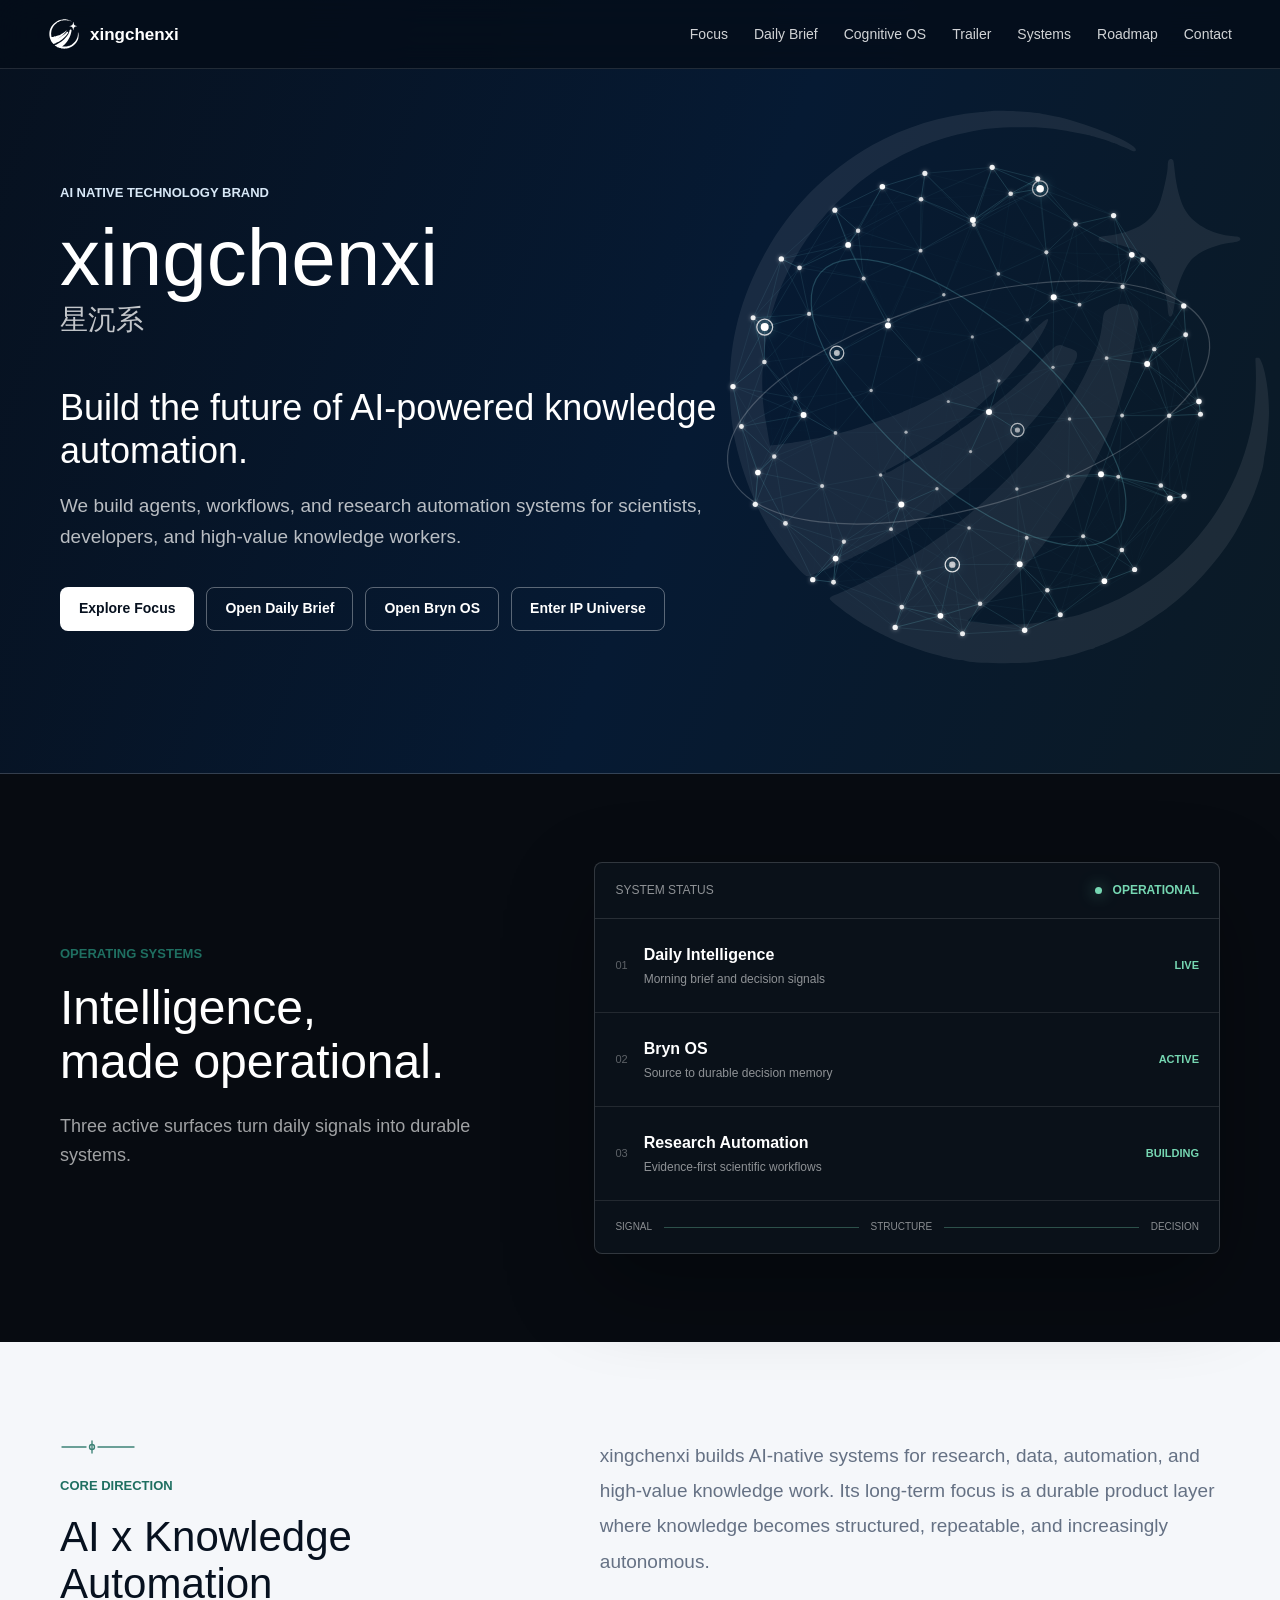
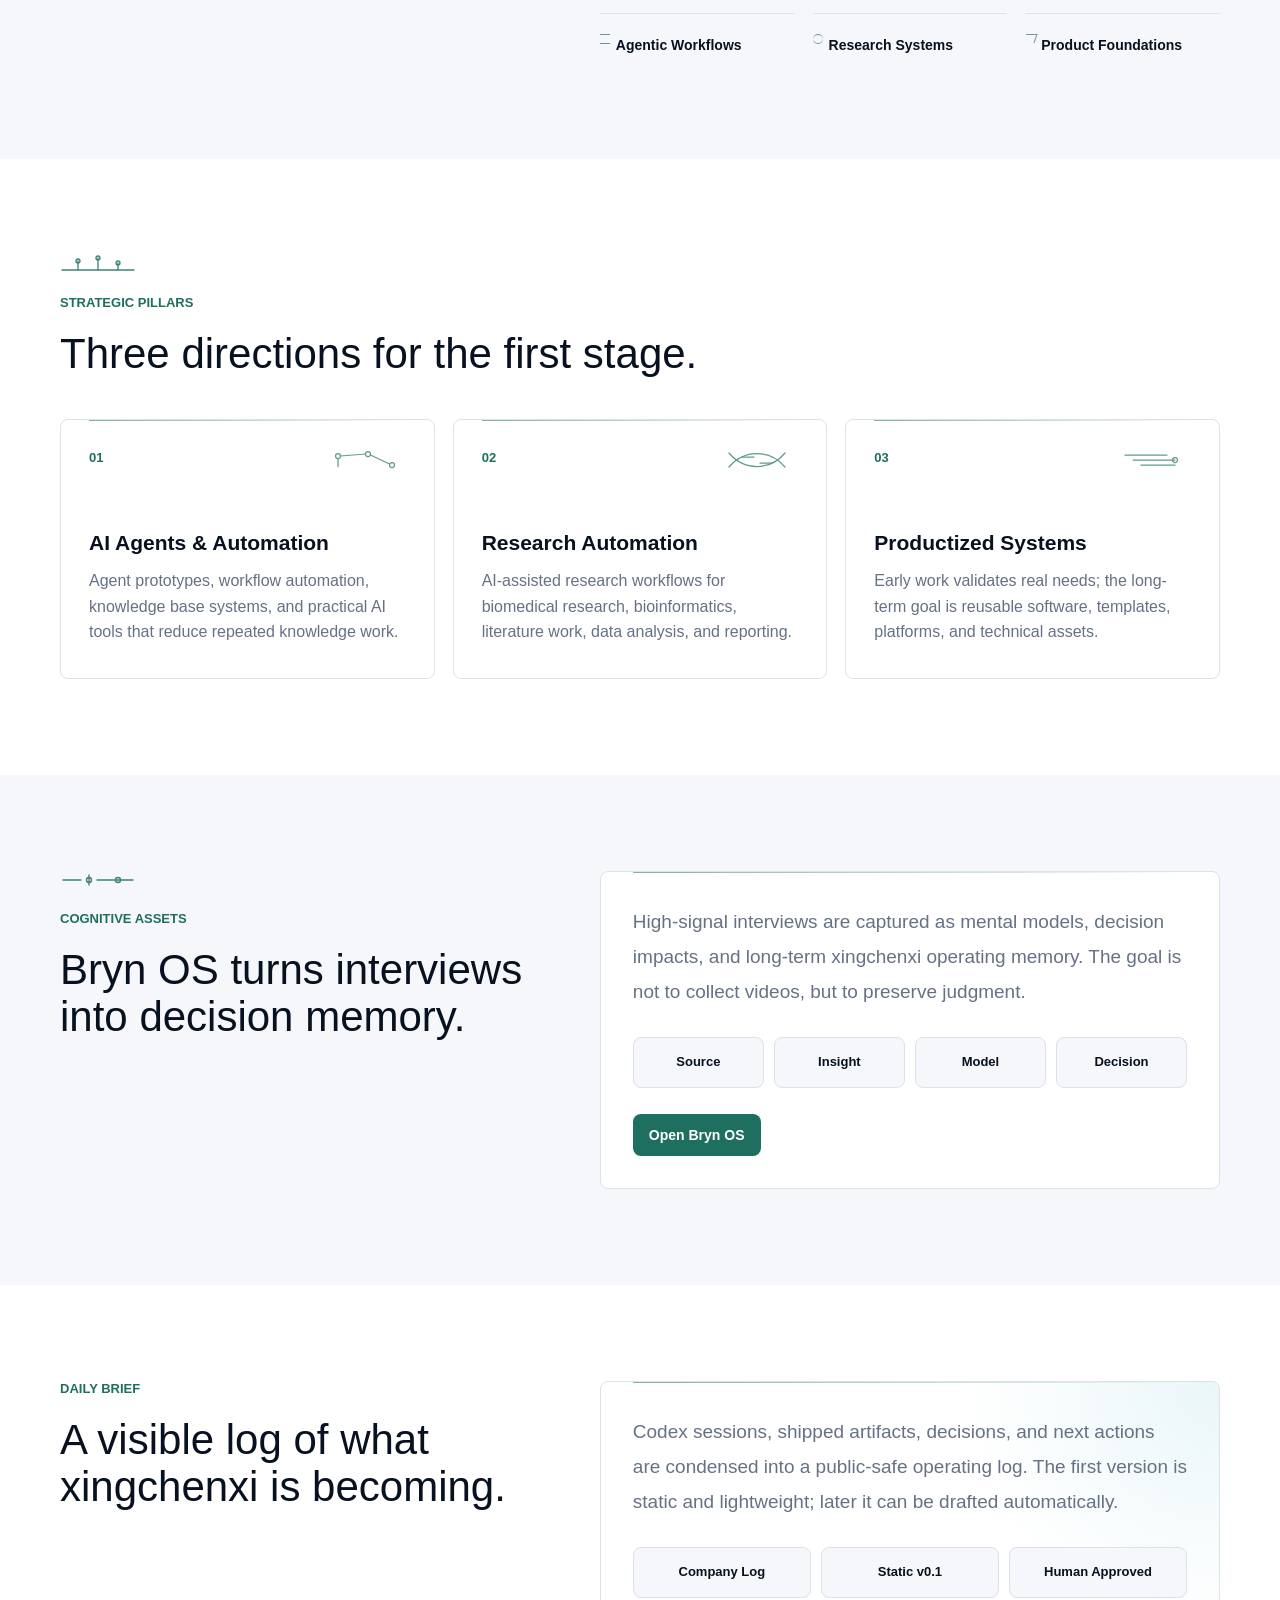
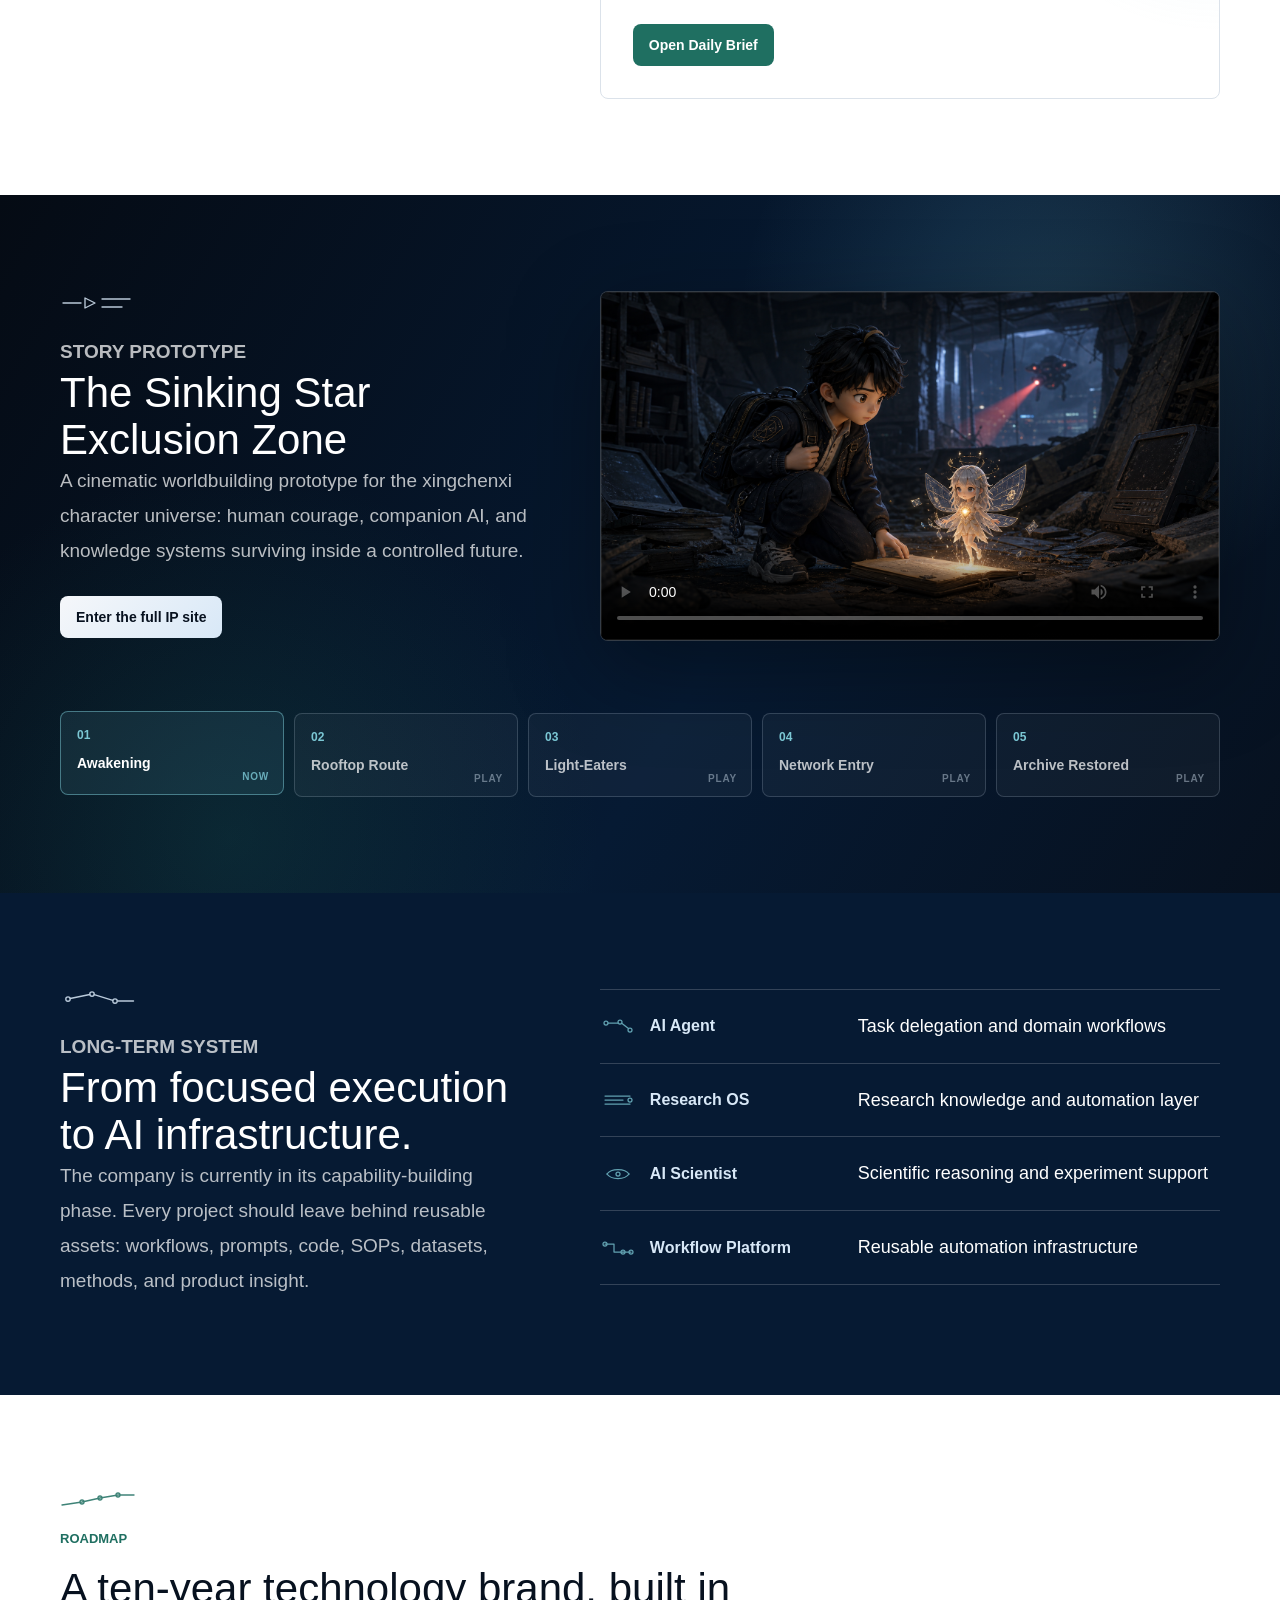
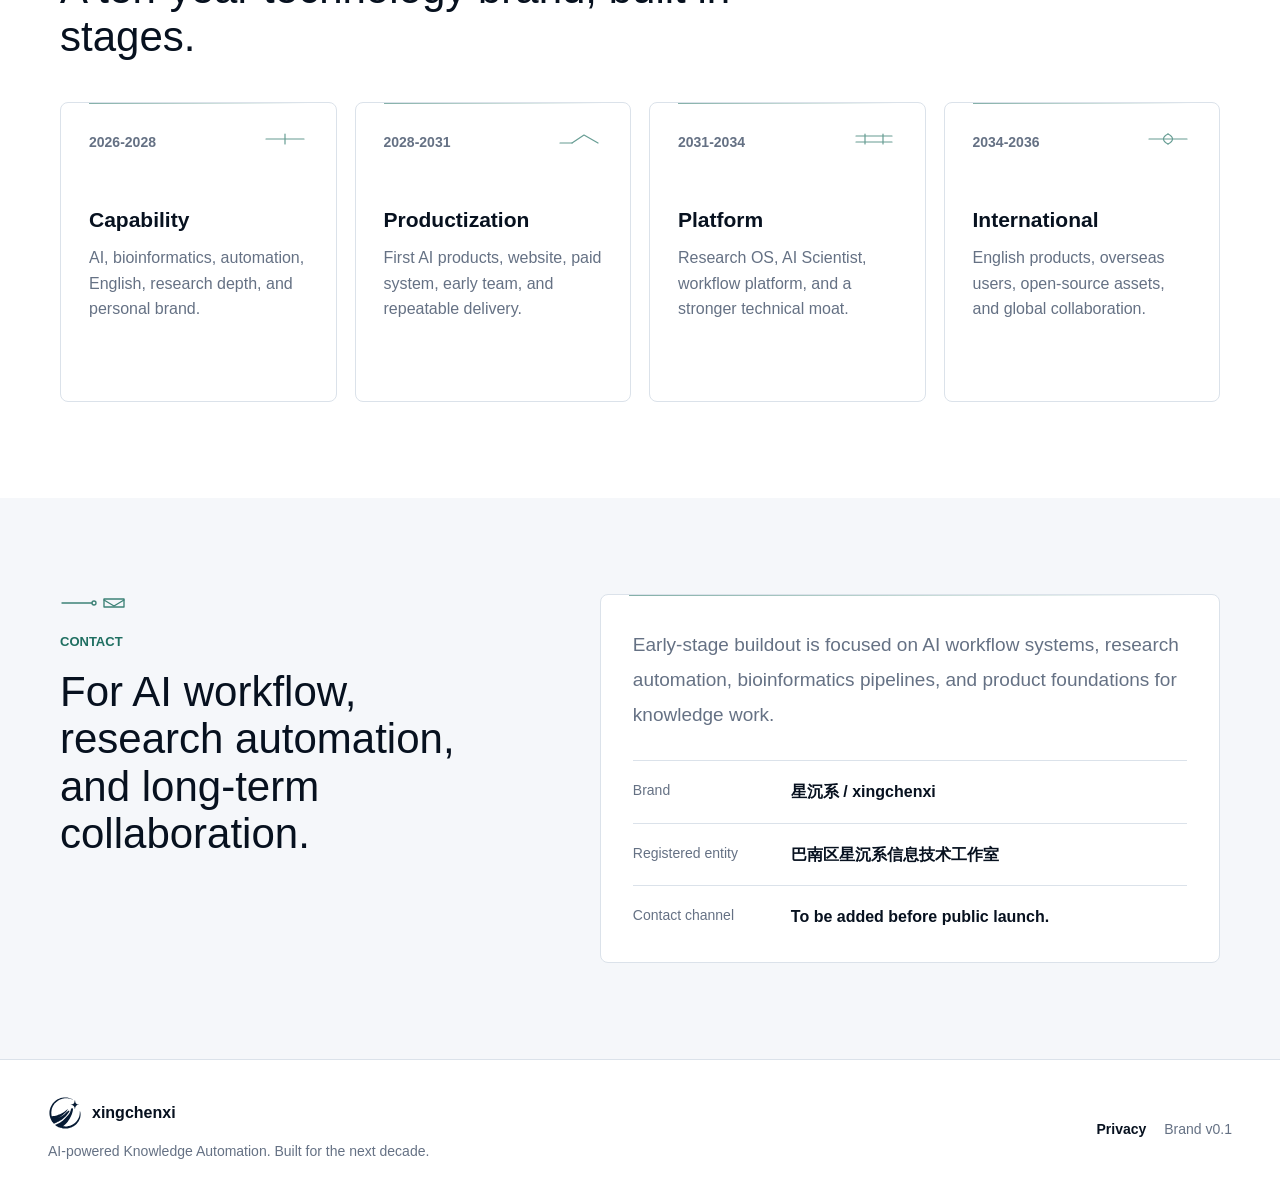
<file: index.html>
<!doctype html>
<html lang="en">
  <head>
    <meta charset="utf-8" />
    <meta name="viewport" content="width=device-width, initial-scale=1" />
    <title>xingchenxi | AI-powered Knowledge Automation</title>
    <meta
      name="description"
      content="xingchenxi builds the future of AI-powered knowledge automation through agents, workflows, and research automation systems."
    />
    <meta name="author" content="xingchenxi" />
    <meta name="robots" content="index, follow" />
    <meta name="theme-color" content="#061a33" />
    <meta name="color-scheme" content="light dark" />
    <link rel="canonical" href="https://xingchenxi.ai/" />
    <meta property="og:type" content="website" />
    <meta property="og:url" content="https://xingchenxi.ai/" />
    <meta property="og:site_name" content="xingchenxi" />
    <meta property="og:title" content="xingchenxi | AI-powered Knowledge Automation" />
    <meta
      property="og:description"
      content="Build the future of AI-powered knowledge automation through agents, workflows, and research automation systems."
    />
    <meta property="og:image" content="https://xingchenxi.ai/assets/og-image.png" />
    <meta property="og:locale" content="en_US" />
    <meta name="twitter:card" content="summary_large_image" />
    <meta name="twitter:title" content="xingchenxi | AI-powered Knowledge Automation" />
    <meta
      name="twitter:description"
      content="Build the future of AI-powered knowledge automation through agents, workflows, and research automation systems."
    />
    <meta name="twitter:image" content="https://xingchenxi.ai/assets/og-image.png" />
    <link rel="icon" href="assets/favicon.ico" />
    <link rel="apple-touch-icon" href="assets/apple-touch-icon.png" />
    <link rel="manifest" href="site.webmanifest" />
    <link rel="stylesheet" href="styles.css" />
    <script src="scripts.js" defer></script>
  </head>
  <body>
    <header class="site-header" aria-label="Site header">
      <a class="brand-link" href="#top" aria-label="xingchenxi home">
        <img src="assets/xingchenxi-logo-symbol-white.svg" alt="" aria-hidden="true" />
        <span>xingchenxi</span>
      </a>
      <nav class="site-nav" aria-label="Main navigation">
        <a href="#focus">Focus</a>
        <a href="daily/">Daily Brief</a>
        <a href="cognitive-os/">Cognitive OS</a>
        <a href="#trailer">Trailer</a>
        <a href="#systems">Systems</a>
        <a href="#roadmap">Roadmap</a>
        <a href="#contact">Contact</a>
      </nav>
    </header>

    <main id="top">
      <section class="hero" aria-labelledby="hero-title">
        <canvas class="galaxy-canvas" id="galaxy-canvas" aria-hidden="true"></canvas>
        <div class="hero-inner">
          <p class="eyebrow">AI Native Technology Brand</p>
          <h1 id="hero-title">xingchenxi</h1>
          <p class="hero-chinese">星沉系</p>
          <p class="hero-copy">Build the future of AI-powered knowledge automation.</p>
          <p class="hero-subcopy">
            We build agents, workflows, and research automation systems for
            scientists, developers, and high-value knowledge workers.
          </p>
          <div class="hero-actions" aria-label="Primary actions">
            <a class="button button-light" href="#focus">Explore Focus</a>
            <a class="button button-ghost" href="daily/">Open Daily Brief</a>
            <a class="button button-ghost" href="cognitive-os/">Open Bryn OS</a>
            <a class="button button-ghost" href="ip/">Enter IP Universe</a>
          </div>
        </div>
      </section>

      <section class="system-status-section" aria-label="Live xingchenxi systems">
        <div class="system-status-inner">
          <div class="system-status-copy">
            <p class="section-kicker">Operating Systems</p>
            <h2>Intelligence,<br />made operational.</h2>
            <p>Three active surfaces turn daily signals into durable systems.</p>
          </div>
          <aside class="hero-proof">
            <div class="proof-head">
              <span>System status</span>
              <strong><i></i> Operational</strong>
            </div>
            <a class="proof-row" href="daily/">
              <span>01</span>
              <div><strong>Daily Intelligence</strong><small>Morning brief and decision signals</small></div>
              <b>Live</b>
            </a>
            <a class="proof-row" href="cognitive-os/">
              <span>02</span>
              <div><strong>Bryn OS</strong><small>Source to durable decision memory</small></div>
              <b>Active</b>
            </a>
            <a class="proof-row" href="#systems">
              <span>03</span>
              <div><strong>Research Automation</strong><small>Evidence-first scientific workflows</small></div>
              <b>Building</b>
            </a>
            <div class="proof-flow" aria-label="System flow">
              <span>Signal</span><i></i><span>Structure</span><i></i><span>Decision</span>
            </div>
          </aside>
        </div>
      </section>

      <section class="section section-light intro" id="focus" aria-labelledby="focus-title">
        <div class="section-inner two-column">
          <div>
            <svg class="vector-mark" viewBox="0 0 76 18" aria-hidden="true">
              <path d="M2 9h24" />
              <circle cx="32" cy="9" r="2.5" />
              <path d="M38 9h36" />
              <path d="M32 3v12" />
            </svg>
            <p class="section-kicker">Core Direction</p>
            <h2 id="focus-title">AI x Knowledge Automation</h2>
          </div>
          <div class="lead-block">
            <p>
              xingchenxi builds AI-native systems for research, data,
              automation, and high-value knowledge work. Its long-term focus is
              a durable product layer where knowledge becomes structured,
              repeatable, and increasingly autonomous.
            </p>
            <div class="signal-grid" aria-label="Core focus signals">
              <span class="signal-agent">Agentic Workflows</span>
              <span class="signal-research">Research Systems</span>
              <span class="signal-product">Product Foundations</span>
            </div>
          </div>
        </div>
      </section>

      <section class="section section-white" aria-labelledby="pillars-title">
        <div class="section-inner">
          <div class="section-heading">
            <svg class="vector-mark" viewBox="0 0 76 18" aria-hidden="true">
              <path d="M2 15h72" />
              <path d="M18 15V6" />
              <path d="M38 15V3" />
              <path d="M58 15V8" />
              <circle cx="18" cy="6" r="2" />
              <circle cx="38" cy="3" r="2" />
              <circle cx="58" cy="8" r="2" />
            </svg>
            <p class="section-kicker">Strategic Pillars</p>
            <h2 id="pillars-title">Three directions for the first stage.</h2>
          </div>
          <div class="pillar-grid">
            <article class="pillar-card">
              <div class="pillar-meta">
                <span class="pillar-index">01</span>
                <svg class="card-vector" viewBox="0 0 82 24" aria-hidden="true">
                  <circle cx="14" cy="8" r="2.5" />
                  <circle cx="44" cy="6" r="2.5" />
                  <circle cx="68" cy="17" r="2.5" />
                  <path d="M16.5 8 41.5 6" />
                  <path d="M46.5 7 65.5 16" />
                  <path d="M14 10.5v8" />
                </svg>
              </div>
              <h3>AI Agents & Automation</h3>
              <p>
                Agent prototypes, workflow automation, knowledge base systems,
                and practical AI tools that reduce repeated knowledge work.
              </p>
            </article>
            <article class="pillar-card">
              <div class="pillar-meta">
                <span class="pillar-index">02</span>
                <svg class="card-vector" viewBox="0 0 82 24" aria-hidden="true">
                  <path d="M13 5c15 18 41 18 56 0" />
                  <path d="M13 19c15-18 41-18 56 0" />
                  <path d="M26 9h12" />
                  <path d="M44 15h12" />
                </svg>
              </div>
              <h3>Research Automation</h3>
              <p>
                AI-assisted research workflows for biomedical research,
                bioinformatics, literature work, data analysis, and reporting.
              </p>
            </article>
            <article class="pillar-card">
              <div class="pillar-meta">
                <span class="pillar-index">03</span>
                <svg class="card-vector" viewBox="0 0 82 24" aria-hidden="true">
                  <path d="M16 7h42" />
                  <path d="M24 12h42" />
                  <path d="M32 17h34" />
                  <circle cx="66" cy="12" r="2.5" />
                </svg>
              </div>
              <h3>Productized Systems</h3>
              <p>
                Early work validates real needs; the long-term goal is
                reusable software, templates, platforms, and technical assets.
              </p>
            </article>
          </div>
        </div>
      </section>

      <section
        class="section section-light cognitive-preview"
        id="cognitive-os"
        aria-labelledby="cognitive-title"
      >
        <div class="section-inner cognitive-layout">
          <div>
            <svg class="vector-mark" viewBox="0 0 76 18" aria-hidden="true">
              <path d="M3 9h18" />
              <path d="M29 4v10" />
              <path d="M37 9h36" />
              <circle cx="29" cy="9" r="2.5" />
              <circle cx="58" cy="9" r="2.5" />
            </svg>
            <p class="section-kicker">Cognitive Assets</p>
            <h2 id="cognitive-title">Bryn OS turns interviews into decision memory.</h2>
          </div>
          <div class="cognitive-panel">
            <p>
              High-signal interviews are captured as mental models, decision
              impacts, and long-term xingchenxi operating memory. The goal is
              not to collect videos, but to preserve judgment.
            </p>
            <div class="cognitive-flow" aria-label="Cognitive OS capture flow">
              <span>Source</span>
              <span>Insight</span>
              <span>Model</span>
              <span>Decision</span>
            </div>
            <a class="cognitive-entry-link" href="cognitive-os/">Open Bryn OS</a>
          </div>
        </div>
      </section>

      <section class="section section-white daily-preview" aria-labelledby="daily-preview-title">
        <div class="section-inner daily-preview-layout">
          <div>
            <p class="section-kicker">Daily Brief</p>
            <h2 id="daily-preview-title">A visible log of what xingchenxi is becoming.</h2>
          </div>
          <div class="daily-preview-panel">
            <p>
              Codex sessions, shipped artifacts, decisions, and next actions
              are condensed into a public-safe operating log. The first version
              is static and lightweight; later it can be drafted automatically.
            </p>
            <div class="daily-preview-metrics" aria-label="Daily Brief preview metrics">
              <span>Company Log</span>
              <span>Static v0.1</span>
              <span>Human Approved</span>
            </div>
            <a class="daily-entry-link" href="daily/">Open Daily Brief</a>
          </div>
        </div>
      </section>

      <section class="section section-trailer" id="trailer" aria-labelledby="trailer-title">
        <div class="section-inner trailer-layout">
          <div class="trailer-copy">
            <svg class="vector-mark vector-mark-ink" viewBox="0 0 76 18" aria-hidden="true">
              <path d="M3 9h18" />
              <path d="m25 4 10 5-10 5z" />
              <path d="M42 5h28" />
              <path d="M42 13h20" />
            </svg>
            <p class="section-kicker">Story Prototype</p>
            <h2 id="trailer-title">The Sinking Star Exclusion Zone</h2>
            <p>
              A cinematic worldbuilding prototype for the xingchenxi character
              universe: human courage, companion AI, and knowledge systems
              surviving inside a controlled future.
            </p>
            <a class="trailer-entry-link" href="ip/">Enter the full IP site</a>
          </div>
          <div class="trailer-frame" aria-label="The Sinking Star Exclusion Zone trailer">
            <video
              id="trailer-video"
              controls
              preload="metadata"
              playsinline
              poster="assets/posters/xingchenxi-dark-survival-trailer-poster-v0.1.png"
            >
              <source
                src="assets/video/xingchenxi-dark-survival-trailer-v0.1.mp4"
                type="video/mp4"
              />
              Your browser does not support embedded video.
            </video>
          </div>
          <div class="trailer-chapters" aria-label="Trailer sequence">
            <button
              class="trailer-chapter is-active"
              type="button"
              aria-pressed="true"
              data-video-src="assets/video/dark-survival-sequence/01-library-awakening.mp4"
              data-video-poster="assets/posters/xingchenxi-dark-survival-trailer-poster-v0.1.png"
            >
              <span>01</span>
              <strong>Awakening</strong>
            </button>
            <button
              class="trailer-chapter"
              type="button"
              aria-pressed="false"
              data-video-src="assets/video/dark-survival-sequence/02-rooftop-route.mp4"
              data-video-poster="assets/posters/xingchenxi-dark-survival-trailer-poster-v0.1.png"
            >
              <span>02</span>
              <strong>Rooftop Route</strong>
            </button>
            <button
              class="trailer-chapter"
              type="button"
              aria-pressed="false"
              data-video-src="assets/video/dark-survival-sequence/03-rainy-metro.mp4"
              data-video-poster="assets/posters/xingchenxi-dark-survival-trailer-poster-v0.1.png"
            >
              <span>03</span>
              <strong>Light-Eaters</strong>
            </button>
            <button
              class="trailer-chapter"
              type="button"
              aria-pressed="false"
              data-video-src="assets/video/dark-survival-sequence/04-observatory-network.mp4"
              data-video-poster="assets/posters/xingchenxi-dark-survival-trailer-poster-v0.1.png"
            >
              <span>04</span>
              <strong>Network Entry</strong>
            </button>
            <button
              class="trailer-chapter"
              type="button"
              aria-pressed="false"
              data-video-src="assets/video/dark-survival-sequence/05-archive-restored.mp4"
              data-video-poster="assets/posters/xingchenxi-dark-survival-trailer-poster-v0.1.png"
            >
              <span>05</span>
              <strong>Archive Restored</strong>
            </button>
          </div>
        </div>
      </section>

      <section class="section section-ink" id="systems" aria-labelledby="systems-title">
        <div class="section-inner systems-layout">
          <div class="systems-copy">
            <svg class="vector-mark vector-mark-ink" viewBox="0 0 76 18" aria-hidden="true">
              <circle cx="8" cy="10" r="2.2" />
              <circle cx="32" cy="5" r="2.2" />
              <circle cx="55" cy="12" r="2.2" />
              <path d="M10.2 9.5 29.8 5.5" />
              <path d="M34.2 5.6 52.8 11.4" />
              <path d="M57.5 12h16" />
            </svg>
            <p class="section-kicker">Long-Term System</p>
            <h2 id="systems-title">From focused execution to AI infrastructure.</h2>
            <p>
              The company is currently in its capability-building phase. Every
              project should leave behind reusable assets: workflows, prompts,
              code, SOPs, datasets, methods, and product insight.
            </p>
          </div>
          <div class="system-list" aria-label="Future system directions">
            <div class="system-row">
              <span>
                <svg class="row-vector" viewBox="0 0 36 18" aria-hidden="true">
                  <circle cx="6" cy="6" r="2" />
                  <circle cx="20" cy="5" r="2" />
                  <circle cx="30" cy="13" r="2" />
                  <path d="M8 6h10" />
                  <path d="M22 6.5 28.5 11.5" />
                </svg>
                AI Agent
              </span>
              <strong>Task delegation and domain workflows</strong>
            </div>
            <div class="system-row">
              <span>
                <svg class="row-vector" viewBox="0 0 36 18" aria-hidden="true">
                  <path d="M5 5h25" />
                  <path d="M5 9h18" />
                  <path d="M5 13h25" />
                  <circle cx="30" cy="9" r="2" />
                </svg>
                Research OS
              </span>
              <strong>Research knowledge and automation layer</strong>
            </div>
            <div class="system-row">
              <span>
                <svg class="row-vector" viewBox="0 0 36 18" aria-hidden="true">
                  <circle cx="18" cy="9" r="2" />
                  <path d="M7 9c4-6 18-6 22 0" />
                  <path d="M7 9c4 6 18 6 22 0" />
                </svg>
                AI Scientist
              </span>
              <strong>Scientific reasoning and experiment support</strong>
            </div>
            <div class="system-row">
              <span>
                <svg class="row-vector" viewBox="0 0 36 18" aria-hidden="true">
                  <path d="M5 5h9v8h9" />
                  <path d="M23 13h8" />
                  <circle cx="5" cy="5" r="2" />
                  <circle cx="23" cy="13" r="2" />
                  <circle cx="31" cy="13" r="2" />
                </svg>
                Workflow Platform
              </span>
              <strong>Reusable automation infrastructure</strong>
            </div>
          </div>
        </div>
      </section>

      <section class="section section-white" id="roadmap" aria-labelledby="roadmap-title">
        <div class="section-inner roadmap">
          <div class="section-heading">
            <svg class="vector-mark" viewBox="0 0 76 18" aria-hidden="true">
              <path d="M2 14 22 11 40 7 58 4 74 4" />
              <circle cx="22" cy="11" r="2" />
              <circle cx="40" cy="7" r="2" />
              <circle cx="58" cy="4" r="2" />
            </svg>
            <p class="section-kicker">Roadmap</p>
            <h2 id="roadmap-title">A ten-year technology brand, built in stages.</h2>
          </div>
          <div class="roadmap-grid">
            <article>
              <div class="roadmap-top">
                <p class="roadmap-year">2026-2028</p>
                <svg class="phase-vector" viewBox="0 0 46 16" aria-hidden="true">
                  <path d="M4 8h38" />
                  <path d="M23 3v10" />
                </svg>
              </div>
              <h3>Capability</h3>
              <p>AI, bioinformatics, automation, English, research depth, and personal brand.</p>
            </article>
            <article>
              <div class="roadmap-top">
                <p class="roadmap-year">2028-2031</p>
                <svg class="phase-vector" viewBox="0 0 46 16" aria-hidden="true">
                  <path d="M4 12h12" />
                  <path d="M16 12 28 4l14 8" />
                </svg>
              </div>
              <h3>Productization</h3>
              <p>First AI products, website, paid system, early team, and repeatable delivery.</p>
            </article>
            <article>
              <div class="roadmap-top">
                <p class="roadmap-year">2031-2034</p>
                <svg class="phase-vector" viewBox="0 0 46 16" aria-hidden="true">
                  <path d="M5 5h36" />
                  <path d="M5 11h36" />
                  <path d="M14 3v10" />
                  <path d="M32 3v10" />
                </svg>
              </div>
              <h3>Platform</h3>
              <p>Research OS, AI Scientist, workflow platform, and a stronger technical moat.</p>
            </article>
            <article>
              <div class="roadmap-top">
                <p class="roadmap-year">2034-2036</p>
                <svg class="phase-vector" viewBox="0 0 46 16" aria-hidden="true">
                  <path d="M4 8h38" />
                  <path d="M23 3c6 3 6 7 0 10" />
                  <path d="M23 3c-6 3-6 7 0 10" />
                </svg>
              </div>
              <h3>International</h3>
              <p>English products, overseas users, open-source assets, and global collaboration.</p>
            </article>
          </div>
        </div>
      </section>

      <section class="section section-light contact-section" id="contact" aria-labelledby="contact-title">
        <div class="section-inner contact-layout">
          <div>
            <svg class="vector-mark" viewBox="0 0 76 18" aria-hidden="true">
              <path d="M2 9h30" />
              <path d="M44 5h20v8H44z" />
              <path d="m44 6 10 6 10-6" />
              <circle cx="34" cy="9" r="2" />
            </svg>
            <p class="section-kicker">Contact</p>
            <h2 id="contact-title">For AI workflow, research automation, and long-term collaboration.</h2>
          </div>
          <div class="contact-panel">
            <p>
              Early-stage buildout is focused on AI workflow systems, research
              automation, bioinformatics pipelines, and product foundations for
              knowledge work.
            </p>
            <dl>
              <div>
                <dt>Brand</dt>
                <dd>星沉系 / xingchenxi</dd>
              </div>
              <div>
                <dt>Registered entity</dt>
                <dd>巴南区星沉系信息技术工作室</dd>
              </div>
              <div>
                <dt>Contact channel</dt>
                <dd>To be added before public launch.</dd>
              </div>
            </dl>
          </div>
        </div>
      </section>
    </main>

    <footer class="site-footer">
      <div>
        <div class="footer-brand">
          <img src="assets/xingchenxi-logo-symbol-navy.svg" alt="" aria-hidden="true" />
          <span>xingchenxi</span>
        </div>
        <p>AI-powered Knowledge Automation. Built for the next decade.</p>
      </div>
      <div class="footer-meta" aria-label="Footer links">
        <a href="privacy.html">Privacy</a>
        <span>Brand v0.1</span>
      </div>
    </footer>
  </body>
</html>
</file>
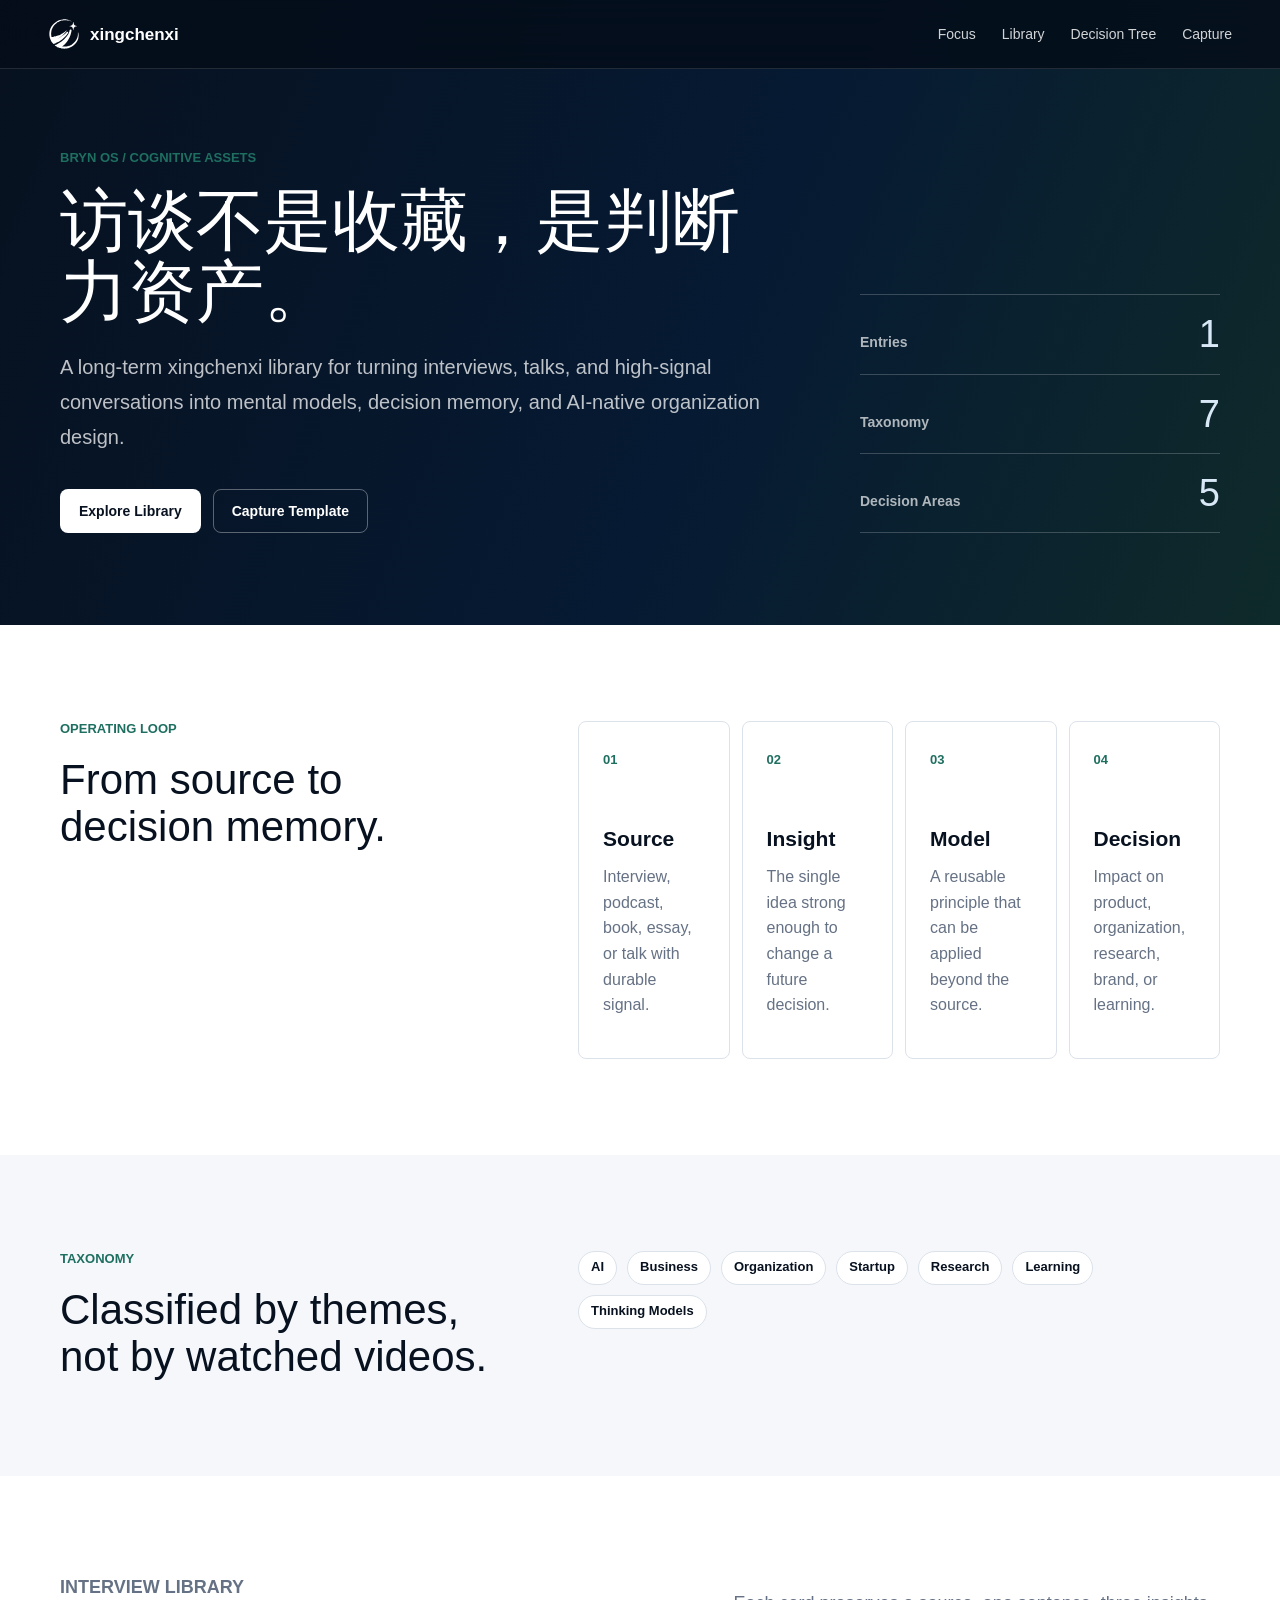
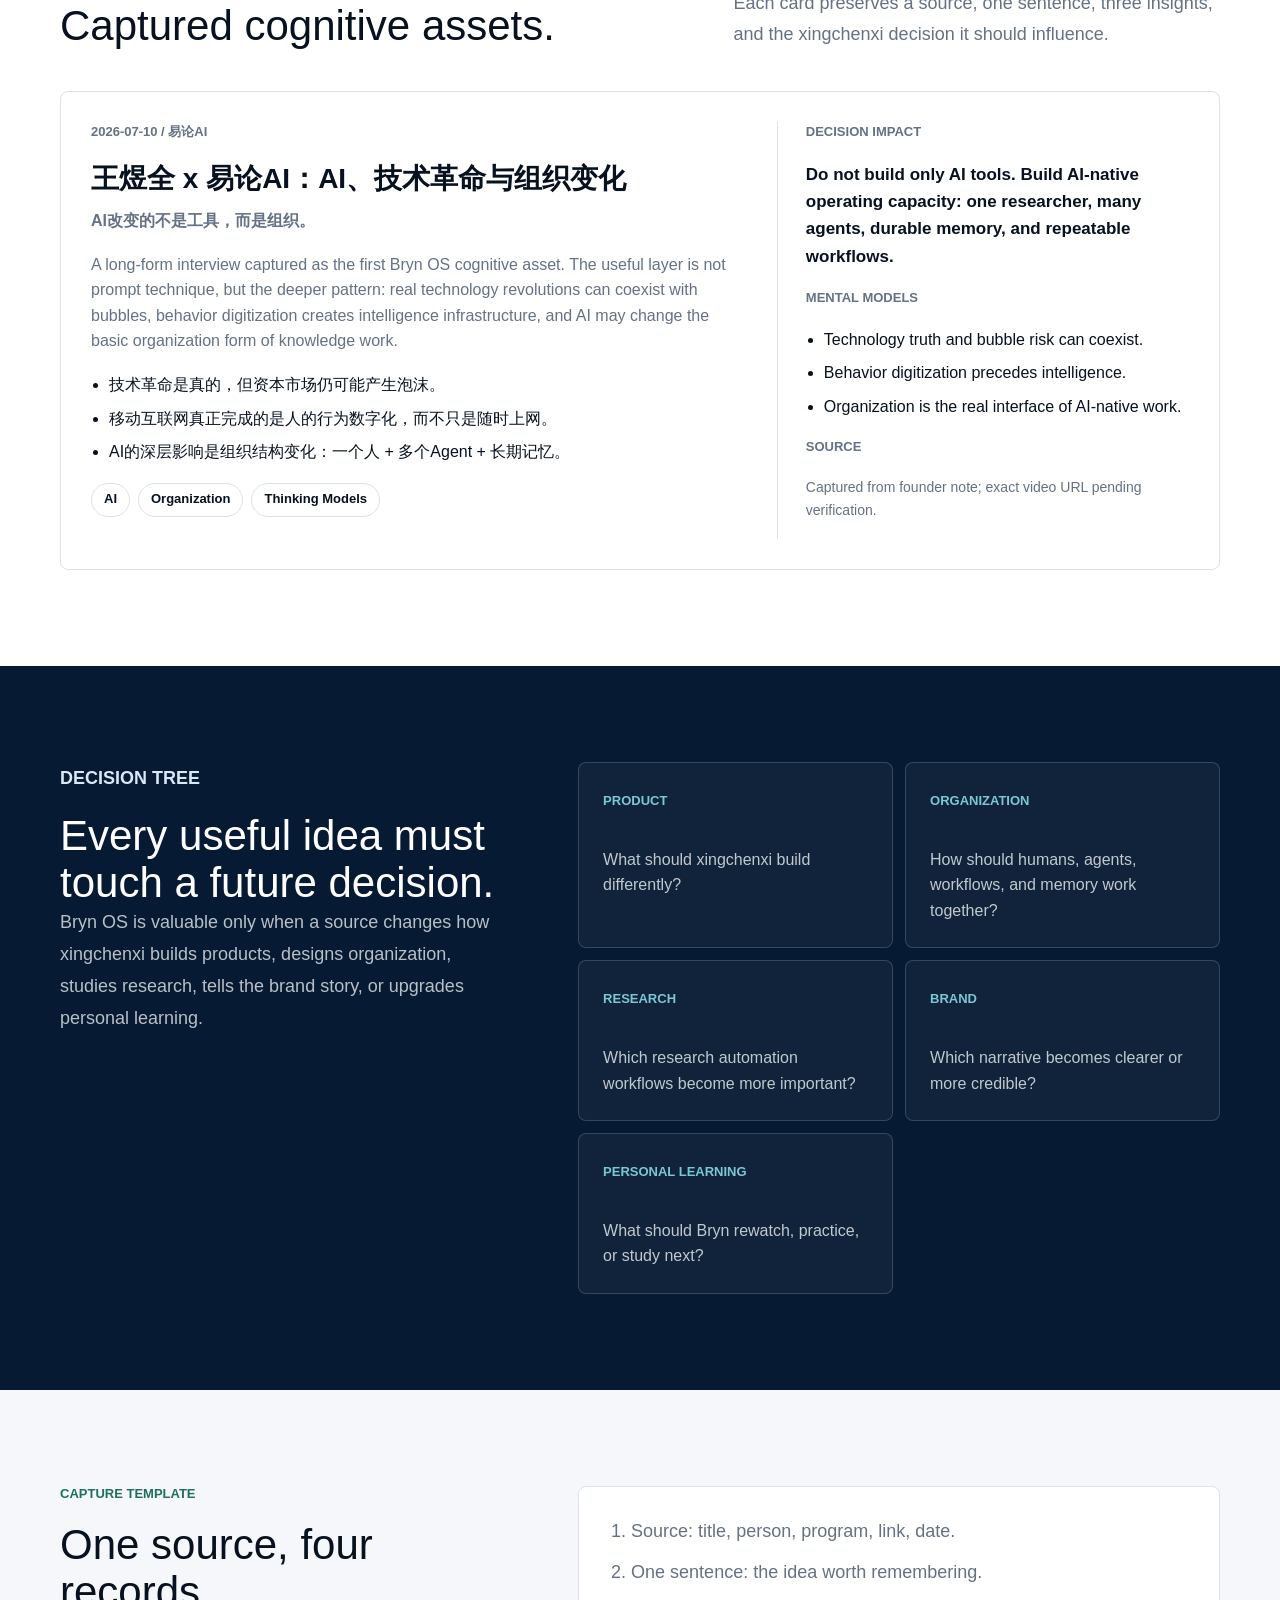
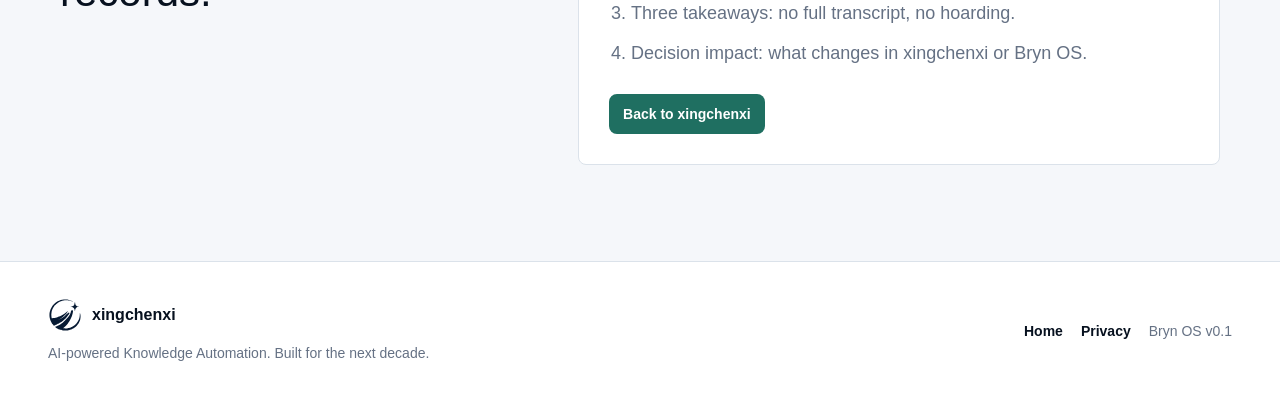
<file: cognitive-os/index.html>
<!doctype html>
<html lang="en">
  <head>
    <meta charset="utf-8" />
    <meta name="viewport" content="width=device-width, initial-scale=1" />
    <title>Bryn OS | xingchenxi Cognitive Assets</title>
    <meta
      name="description"
      content="Bryn OS is the xingchenxi cognitive asset library for turning high-signal interviews into mental models and decision memory."
    />
    <meta name="author" content="xingchenxi" />
    <meta name="robots" content="index, follow" />
    <meta name="theme-color" content="#061a33" />
    <meta name="color-scheme" content="light dark" />
    <link rel="canonical" href="https://xingchenxi.ai/cognitive-os/" />
    <meta property="og:type" content="website" />
    <meta property="og:url" content="https://xingchenxi.ai/cognitive-os/" />
    <meta property="og:site_name" content="xingchenxi" />
    <meta property="og:title" content="Bryn OS | xingchenxi Cognitive Assets" />
    <meta
      property="og:description"
      content="A long-term cognitive asset library for interviews, mental models, and xingchenxi decision memory."
    />
    <meta property="og:image" content="https://xingchenxi.ai/assets/og-image.png" />
    <meta property="og:locale" content="en_US" />
    <meta name="twitter:card" content="summary_large_image" />
    <meta name="twitter:title" content="Bryn OS | xingchenxi Cognitive Assets" />
    <meta
      name="twitter:description"
      content="High-signal interviews turned into mental models and decision memory."
    />
    <meta name="twitter:image" content="https://xingchenxi.ai/assets/og-image.png" />
    <link rel="icon" href="../assets/favicon.ico" />
    <link rel="apple-touch-icon" href="../assets/apple-touch-icon.png" />
    <link rel="manifest" href="../site.webmanifest" />
    <link rel="stylesheet" href="../styles.css" />
    <link rel="stylesheet" href="cognitive-os.css" />
    <script src="cognitive-os.js" defer></script>
  </head>
  <body class="cognitive-page">
    <header class="site-header" aria-label="Site header">
      <a class="brand-link" href="../index.html#top" aria-label="xingchenxi home">
        <img src="../assets/xingchenxi-logo-symbol-white.svg" alt="" aria-hidden="true" />
        <span>xingchenxi</span>
      </a>
      <nav class="site-nav" aria-label="Main navigation">
        <a href="../index.html#focus">Focus</a>
        <a href="#library">Library</a>
        <a href="#decision-tree">Decision Tree</a>
        <a href="#capture">Capture</a>
      </nav>
    </header>

    <main id="top">
      <section class="cos-hero" aria-labelledby="cos-title">
        <div class="cos-hero-inner">
          <div class="cos-hero-copy">
            <p class="eyebrow">Bryn OS / Cognitive Assets</p>
            <h1 id="cos-title">访谈不是收藏，是判断力资产。</h1>
            <p class="cos-subtitle">
              A long-term xingchenxi library for turning interviews, talks, and
              high-signal conversations into mental models, decision memory, and
              AI-native organization design.
            </p>
            <div class="hero-actions" aria-label="Cognitive OS actions">
              <a class="button button-light" href="#library">Explore Library</a>
              <a class="button button-ghost" href="#capture">Capture Template</a>
            </div>
          </div>
          <aside class="cos-dashboard" aria-label="Cognitive OS status">
            <div>
              <span>Entries</span>
              <strong data-entry-count>1</strong>
            </div>
            <div>
              <span>Taxonomy</span>
              <strong>7</strong>
            </div>
            <div>
              <span>Decision Areas</span>
              <strong>5</strong>
            </div>
          </aside>
        </div>
      </section>

      <section class="section section-white" aria-labelledby="loop-title">
        <div class="section-inner cos-loop">
          <div>
            <p class="section-kicker">Operating Loop</p>
            <h2 id="loop-title">From source to decision memory.</h2>
          </div>
          <div class="loop-steps" aria-label="Cognitive capture flow">
            <article>
              <span>01</span>
              <h3>Source</h3>
              <p>Interview, podcast, book, essay, or talk with durable signal.</p>
            </article>
            <article>
              <span>02</span>
              <h3>Insight</h3>
              <p>The single idea strong enough to change a future decision.</p>
            </article>
            <article>
              <span>03</span>
              <h3>Model</h3>
              <p>A reusable principle that can be applied beyond the source.</p>
            </article>
            <article>
              <span>04</span>
              <h3>Decision</h3>
              <p>Impact on product, organization, research, brand, or learning.</p>
            </article>
          </div>
        </div>
      </section>

      <section class="section section-light" aria-labelledby="taxonomy-title">
        <div class="section-inner taxonomy-layout">
          <div>
            <p class="section-kicker">Taxonomy</p>
            <h2 id="taxonomy-title">Classified by themes, not by watched videos.</h2>
          </div>
          <div class="taxonomy-grid" aria-label="Cognitive OS categories">
            <span>AI</span>
            <span>Business</span>
            <span>Organization</span>
            <span>Startup</span>
            <span>Research</span>
            <span>Learning</span>
            <span>Thinking Models</span>
          </div>
        </div>
      </section>

      <section class="section section-white" id="library" aria-labelledby="library-title">
        <div class="section-inner">
          <div class="section-heading library-heading">
            <div>
              <p class="section-kicker">Interview Library</p>
              <h2 id="library-title">Captured cognitive assets.</h2>
            </div>
            <p>
              Each card preserves a source, one sentence, three insights, and
              the xingchenxi decision it should influence.
            </p>
          </div>
          <div class="interview-list" data-interview-list aria-live="polite">
            <article class="interview-card">
              <p class="card-status">Loading cognitive assets...</p>
            </article>
          </div>
        </div>
      </section>

      <section
        class="section section-ink decision-section"
        id="decision-tree"
        aria-labelledby="decision-title"
      >
        <div class="section-inner decision-layout">
          <div>
            <p class="section-kicker">Decision Tree</p>
            <h2 id="decision-title">Every useful idea must touch a future decision.</h2>
            <p>
              Bryn OS is valuable only when a source changes how xingchenxi
              builds products, designs organization, studies research, tells the
              brand story, or upgrades personal learning.
            </p>
          </div>
          <div class="decision-grid" aria-label="Decision impact areas">
            <article>
              <span>Product</span>
              <p>What should xingchenxi build differently?</p>
            </article>
            <article>
              <span>Organization</span>
              <p>How should humans, agents, workflows, and memory work together?</p>
            </article>
            <article>
              <span>Research</span>
              <p>Which research automation workflows become more important?</p>
            </article>
            <article>
              <span>Brand</span>
              <p>Which narrative becomes clearer or more credible?</p>
            </article>
            <article>
              <span>Personal Learning</span>
              <p>What should Bryn rewatch, practice, or study next?</p>
            </article>
          </div>
        </div>
      </section>

      <section class="section section-light" id="capture" aria-labelledby="capture-title">
        <div class="section-inner capture-layout">
          <div>
            <p class="section-kicker">Capture Template</p>
            <h2 id="capture-title">One source, four records.</h2>
          </div>
          <div class="capture-panel">
            <ol>
              <li>Source: title, person, program, link, date.</li>
              <li>One sentence: the idea worth remembering.</li>
              <li>Three takeaways: no full transcript, no hoarding.</li>
              <li>Decision impact: what changes in xingchenxi or Bryn OS.</li>
            </ol>
            <a class="cos-link" href="../index.html#contact">Back to xingchenxi</a>
          </div>
        </div>
      </section>
    </main>

    <footer class="site-footer">
      <div>
        <div class="footer-brand">
          <img src="../assets/xingchenxi-logo-symbol-navy.svg" alt="" aria-hidden="true" />
          <span>xingchenxi</span>
        </div>
        <p>AI-powered Knowledge Automation. Built for the next decade.</p>
      </div>
      <div class="footer-meta" aria-label="Footer links">
        <a href="../index.html">Home</a>
        <a href="../privacy.html">Privacy</a>
        <span>Bryn OS v0.1</span>
      </div>
    </footer>
  </body>
</html>
</file>
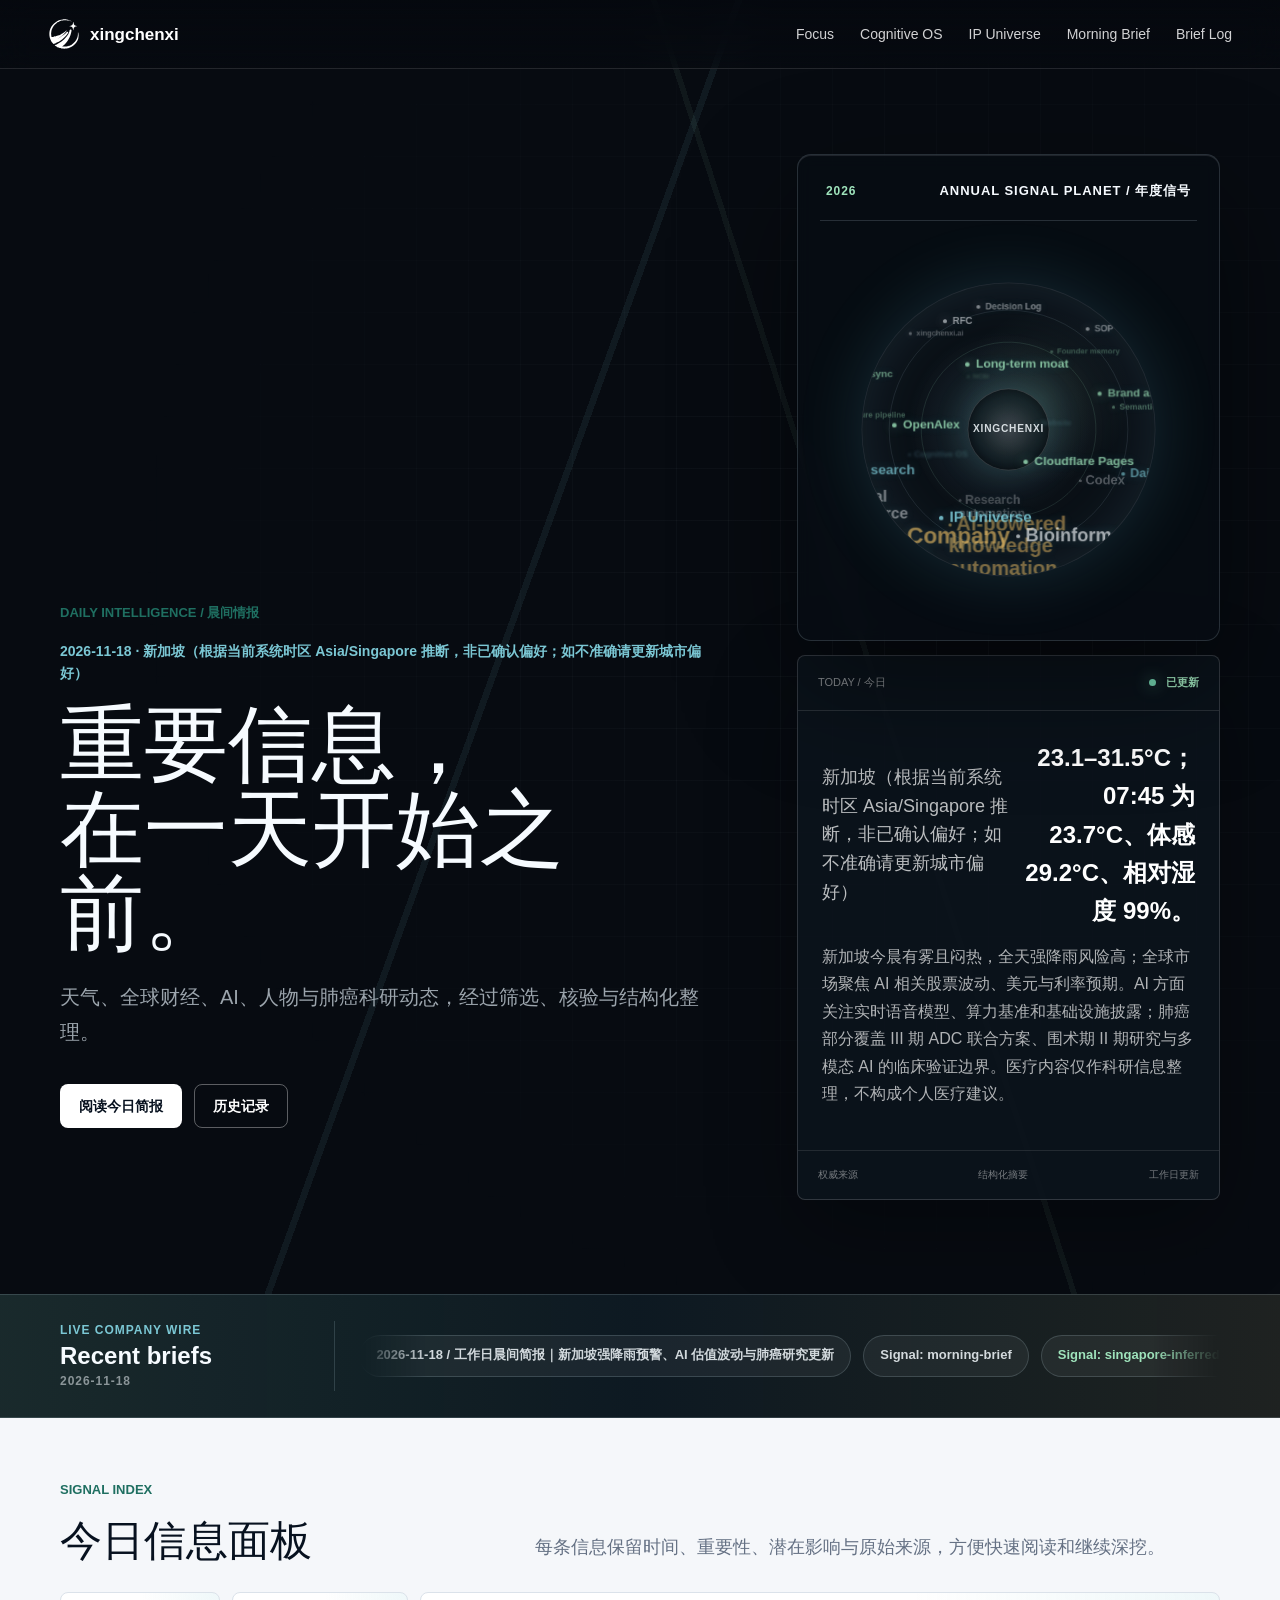
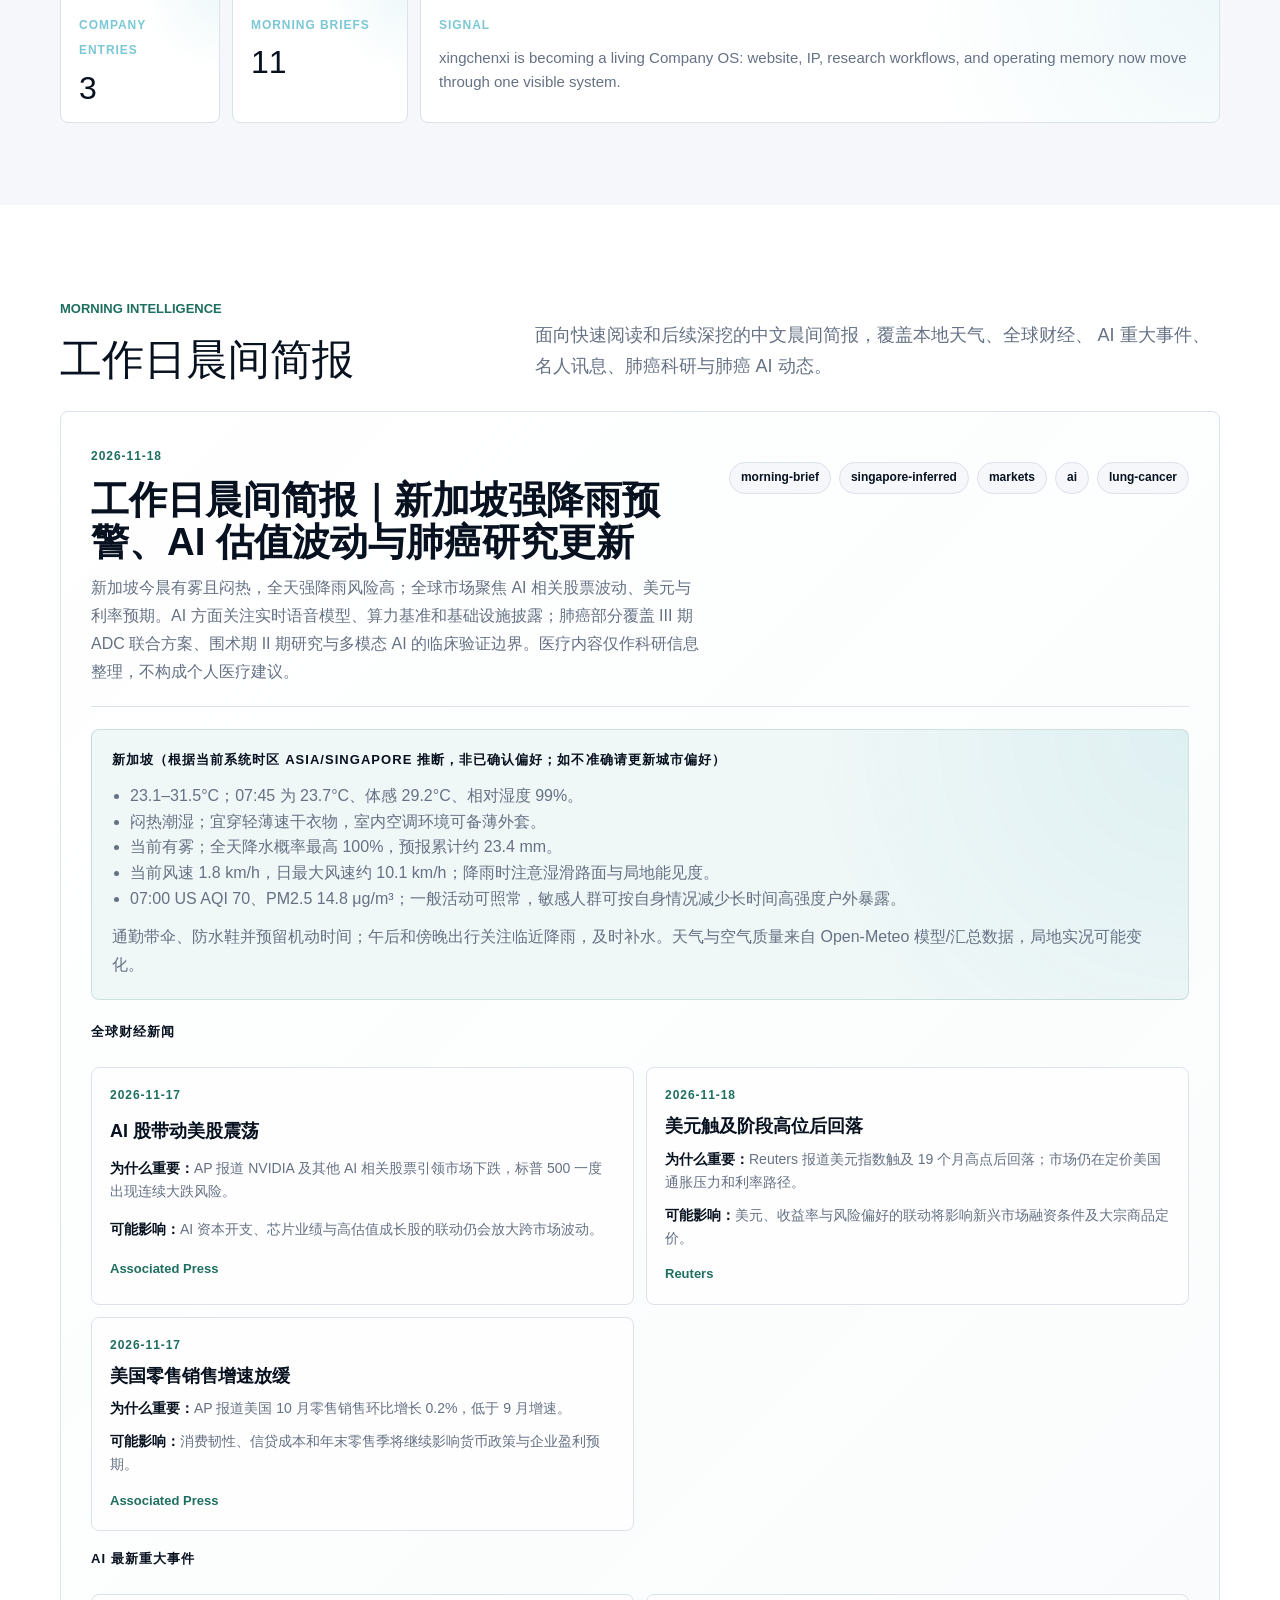
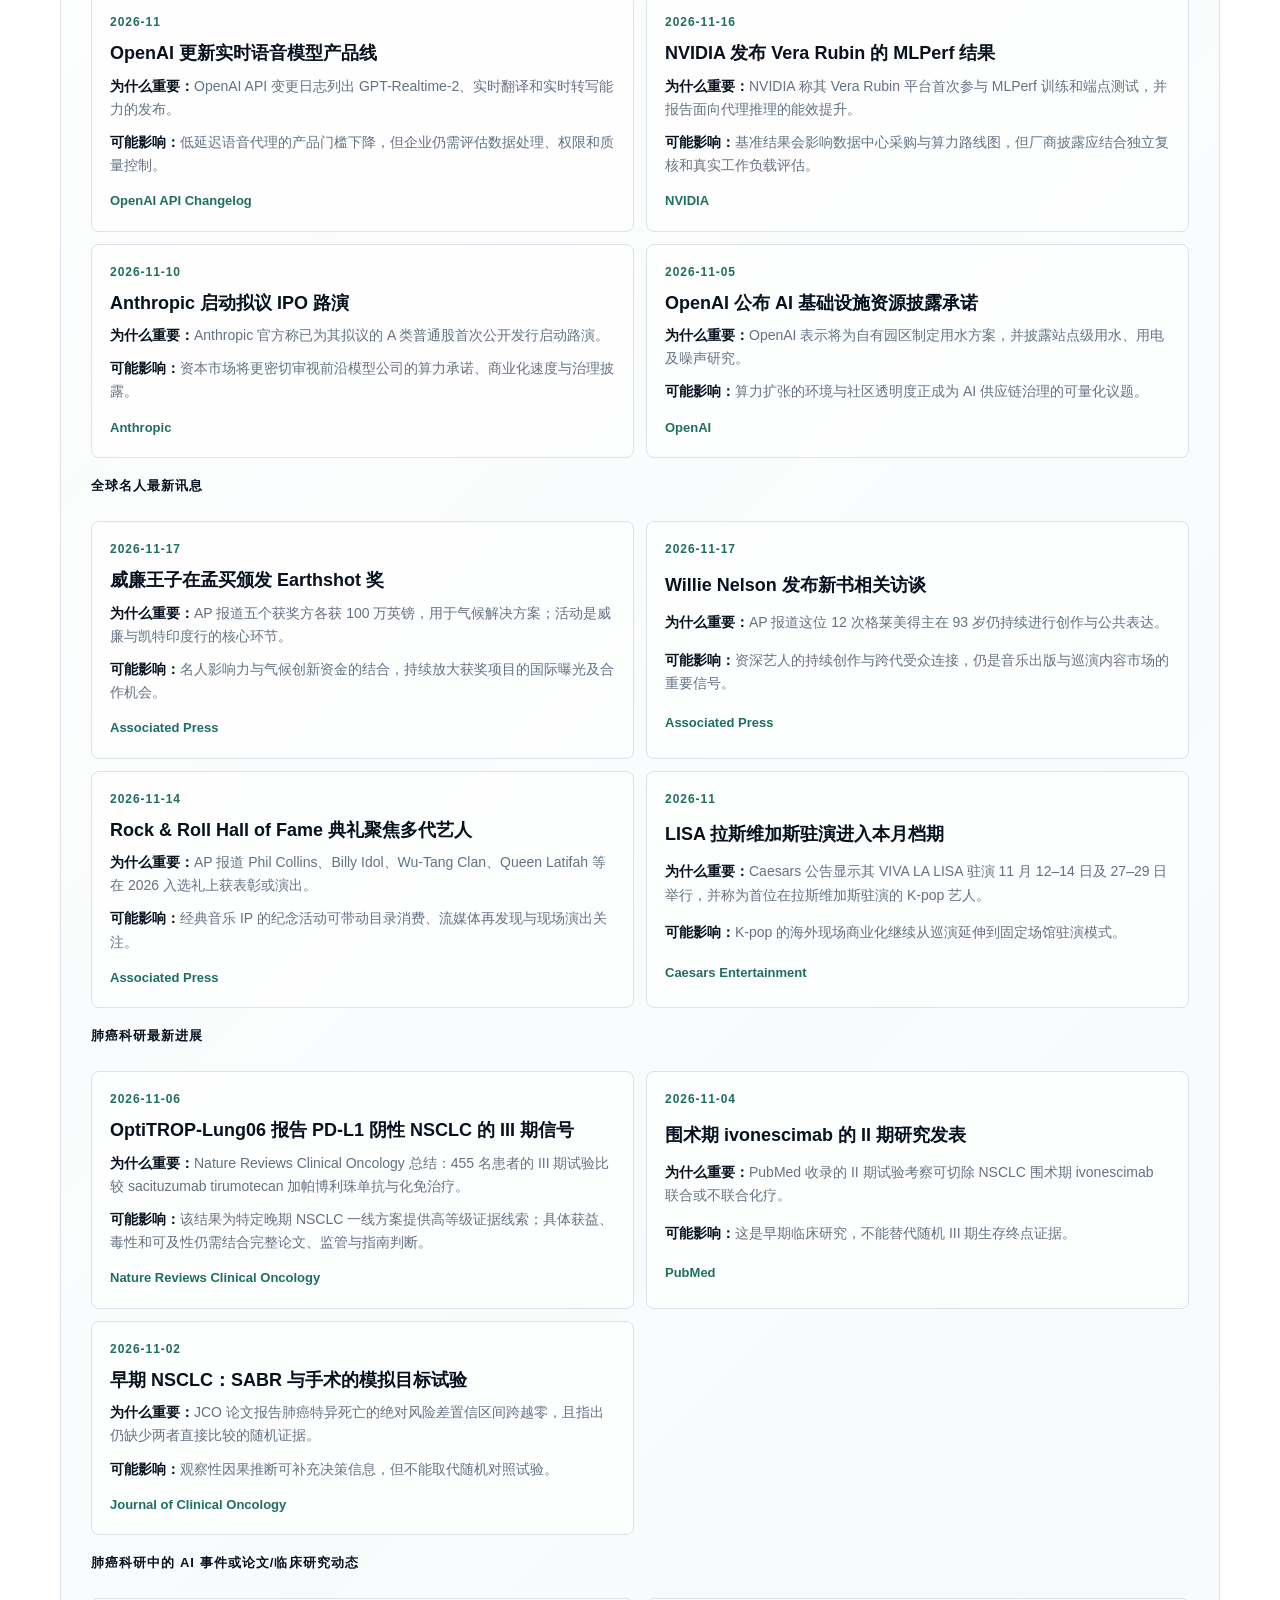
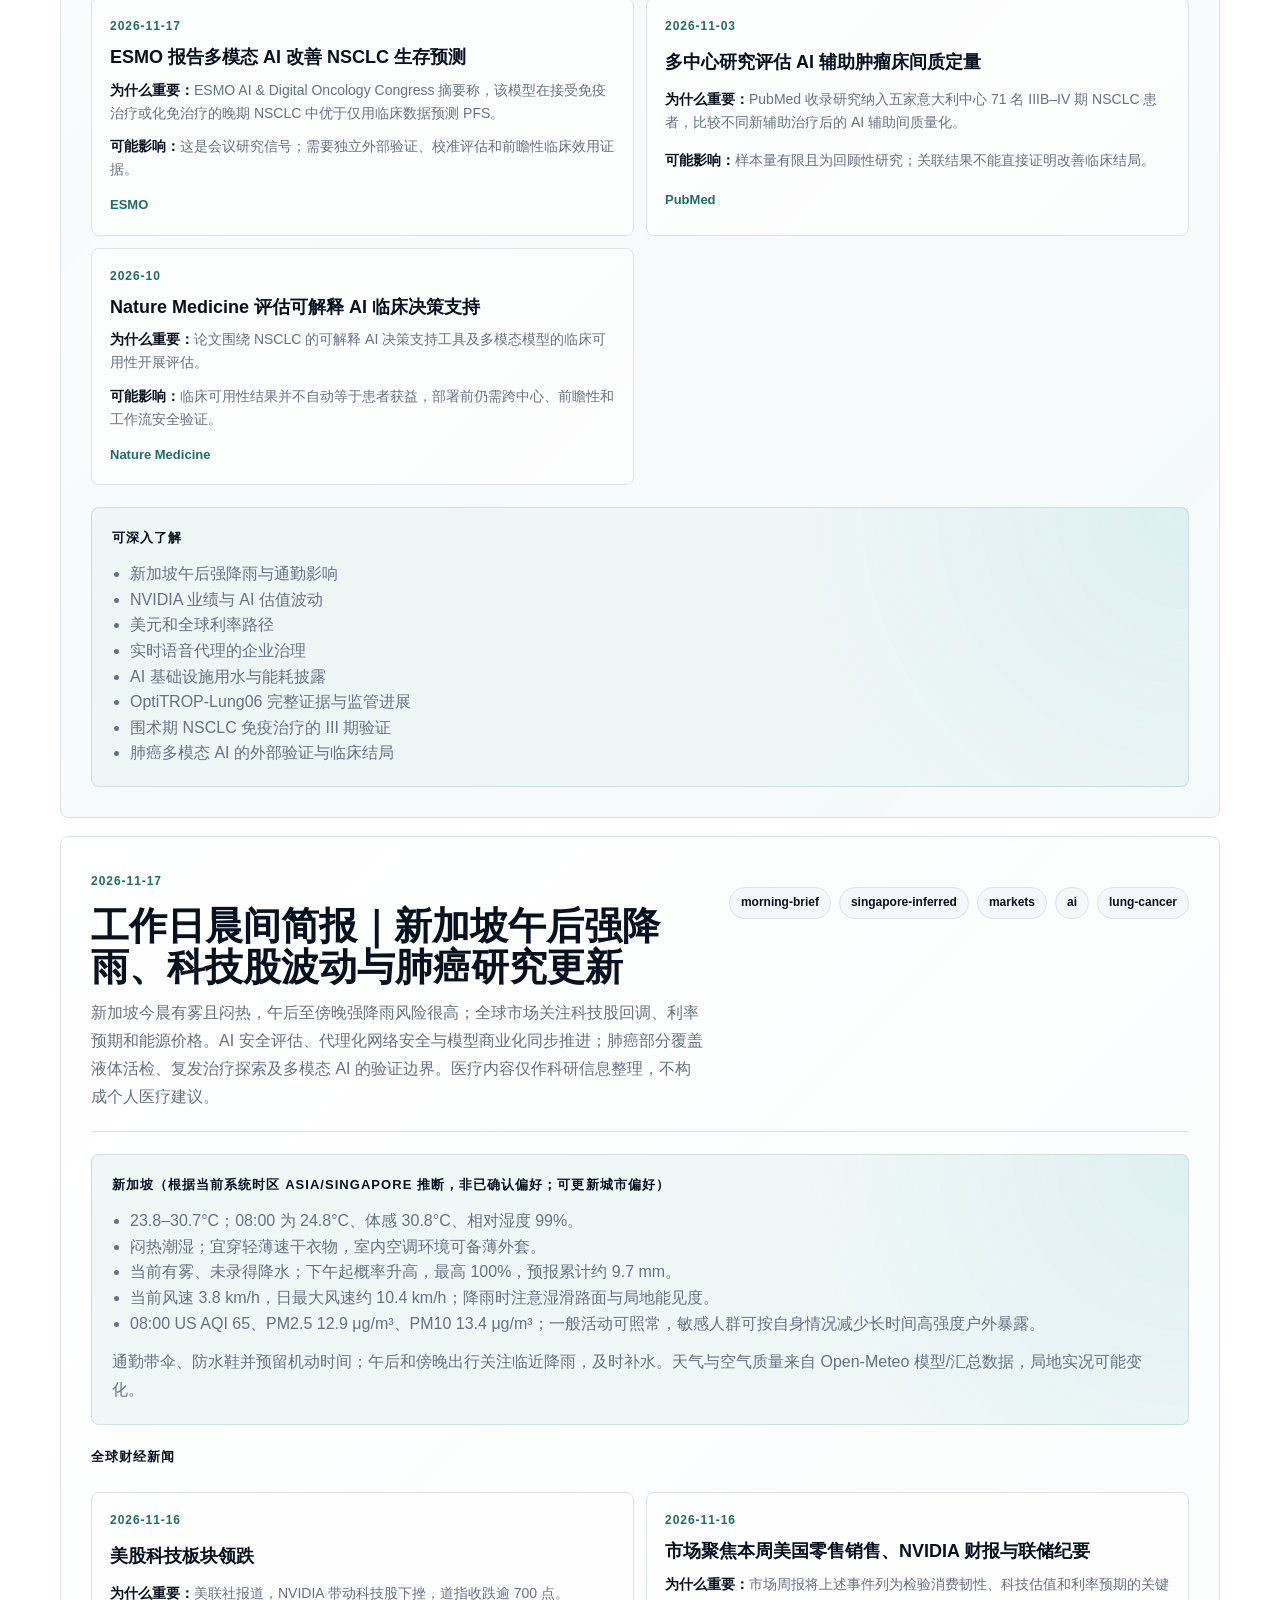
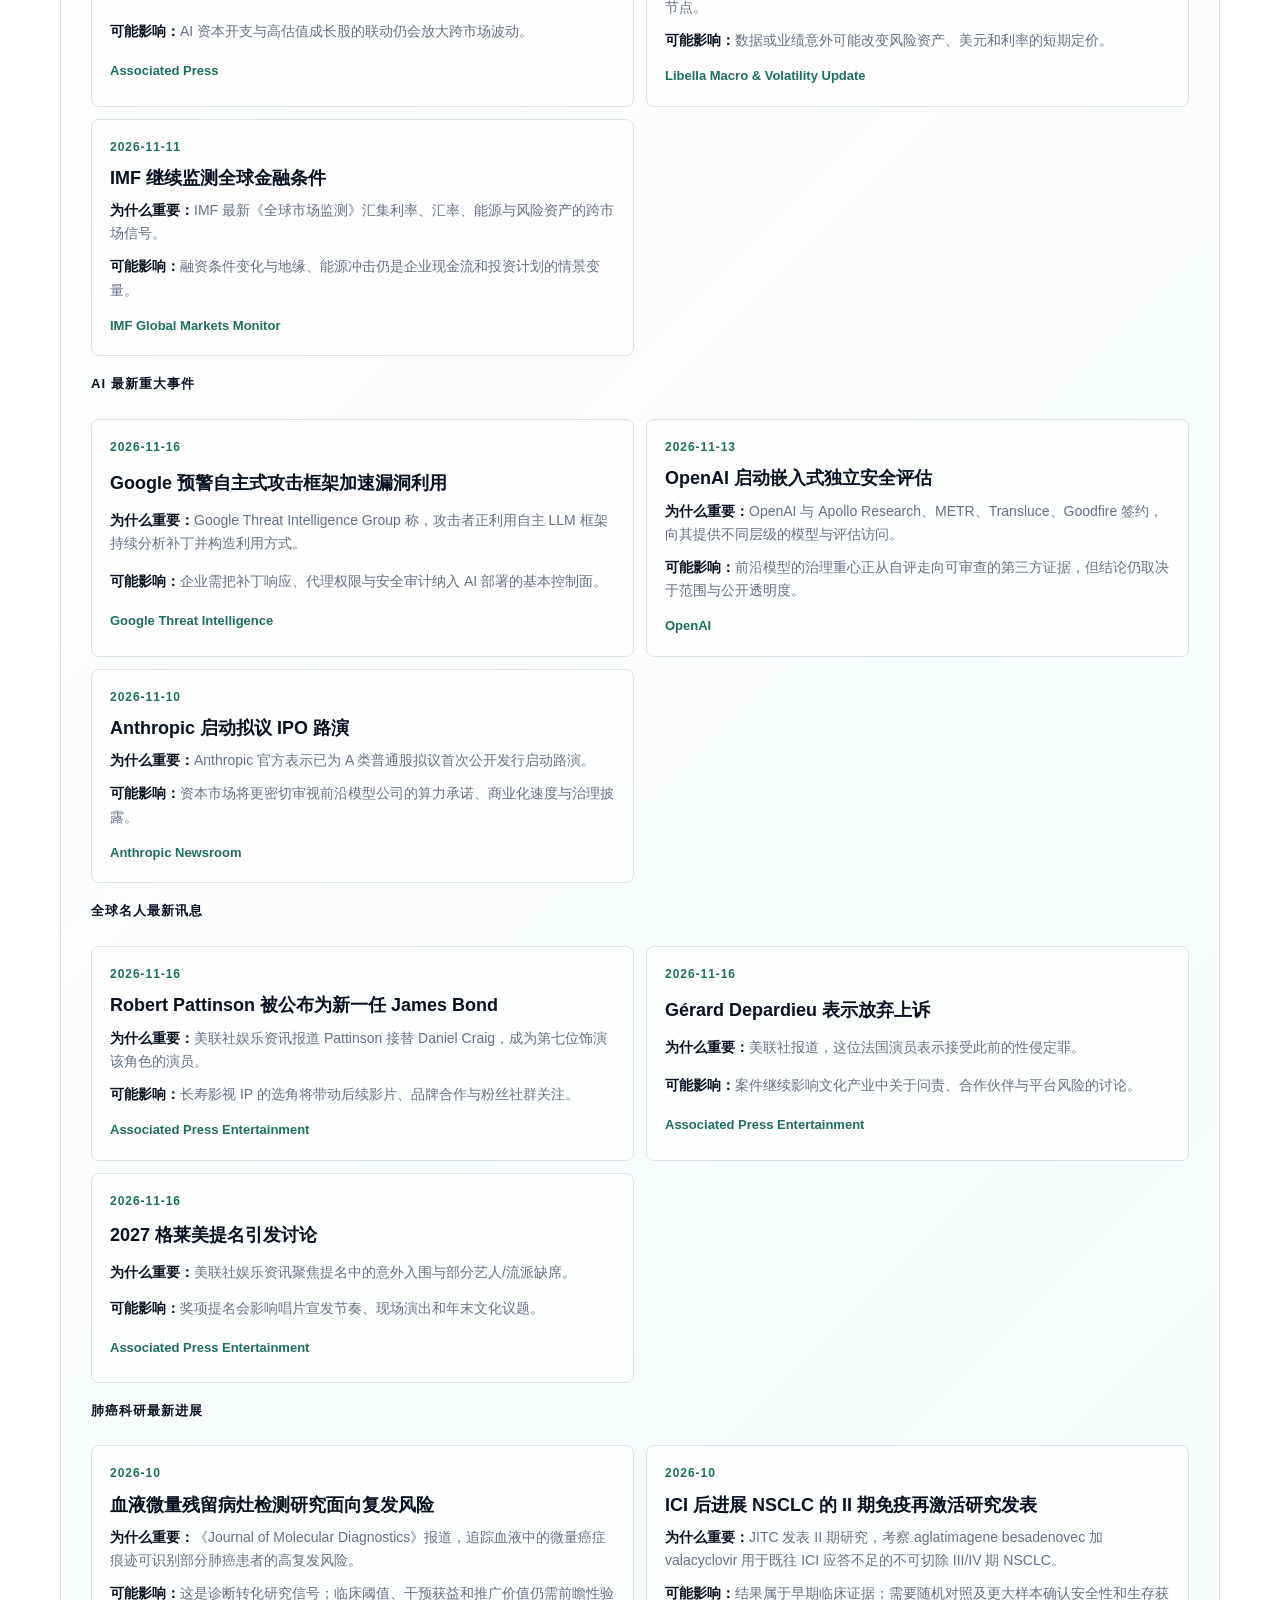
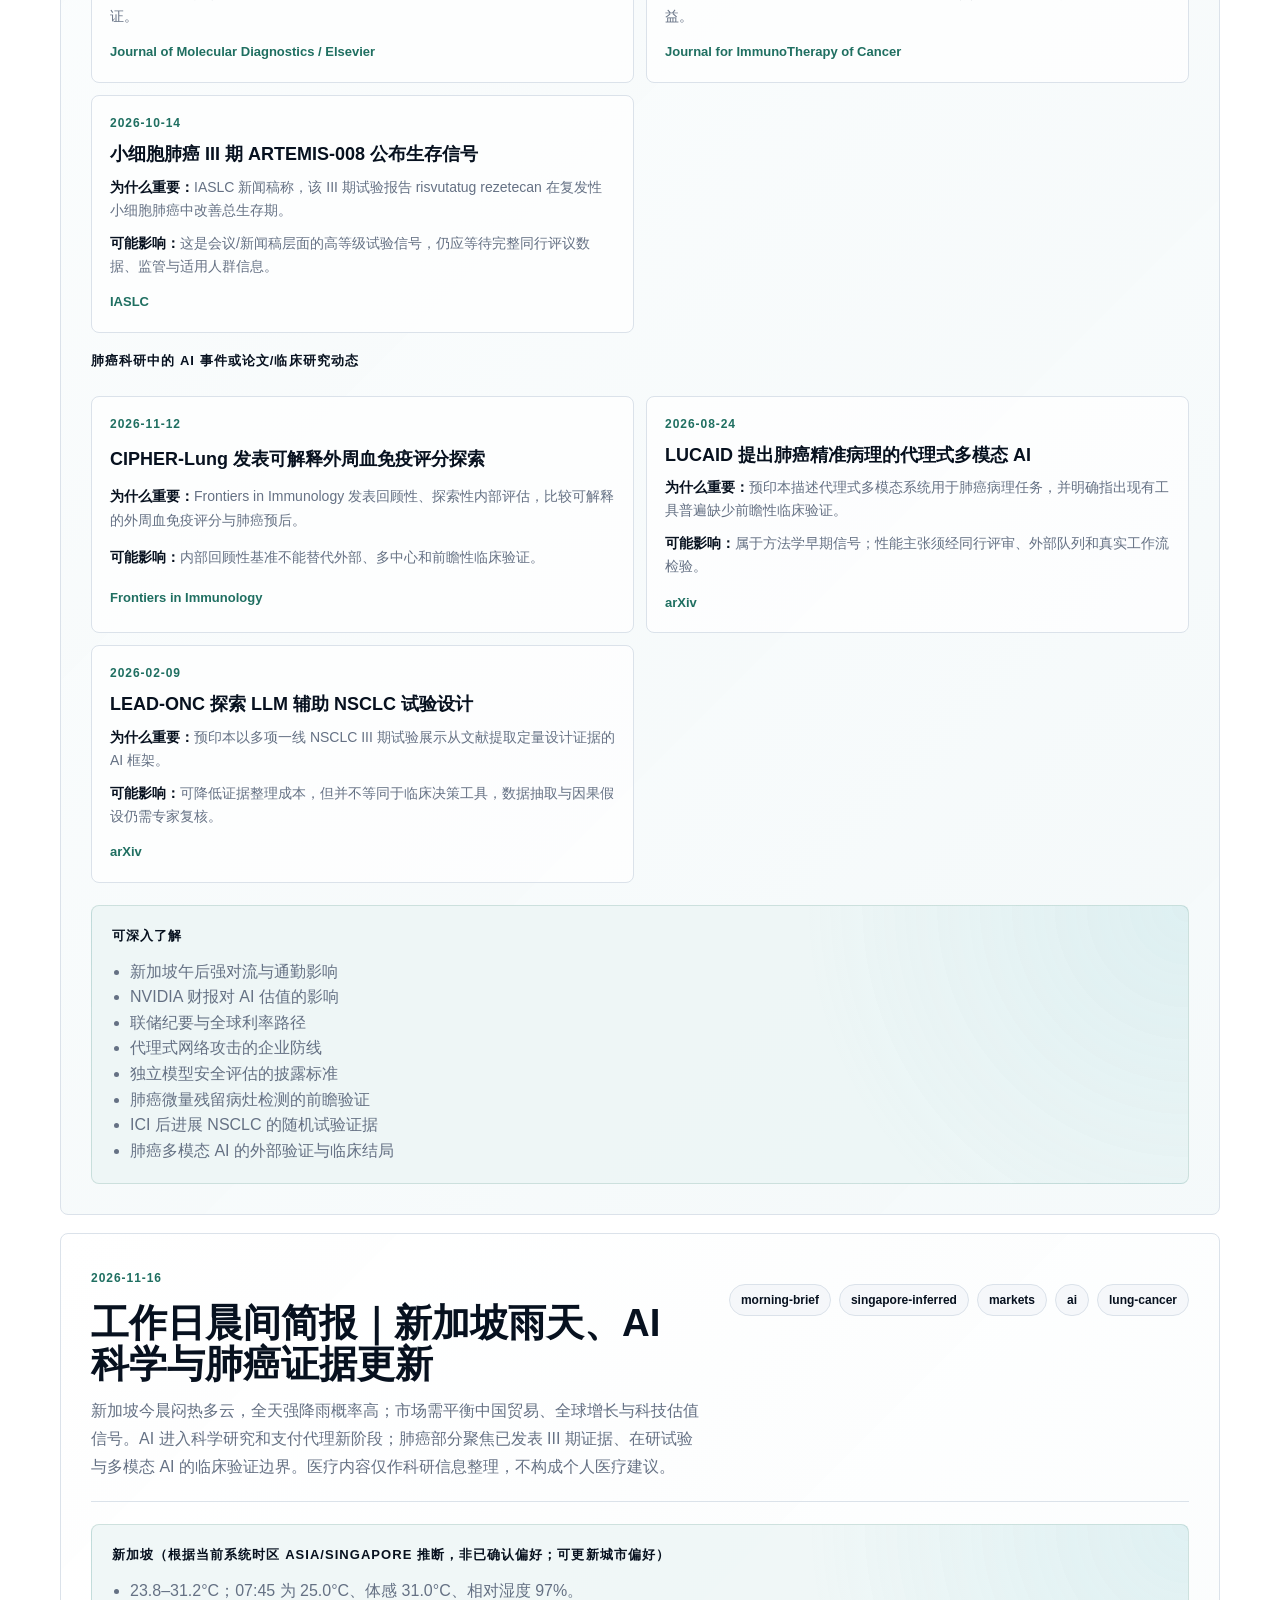
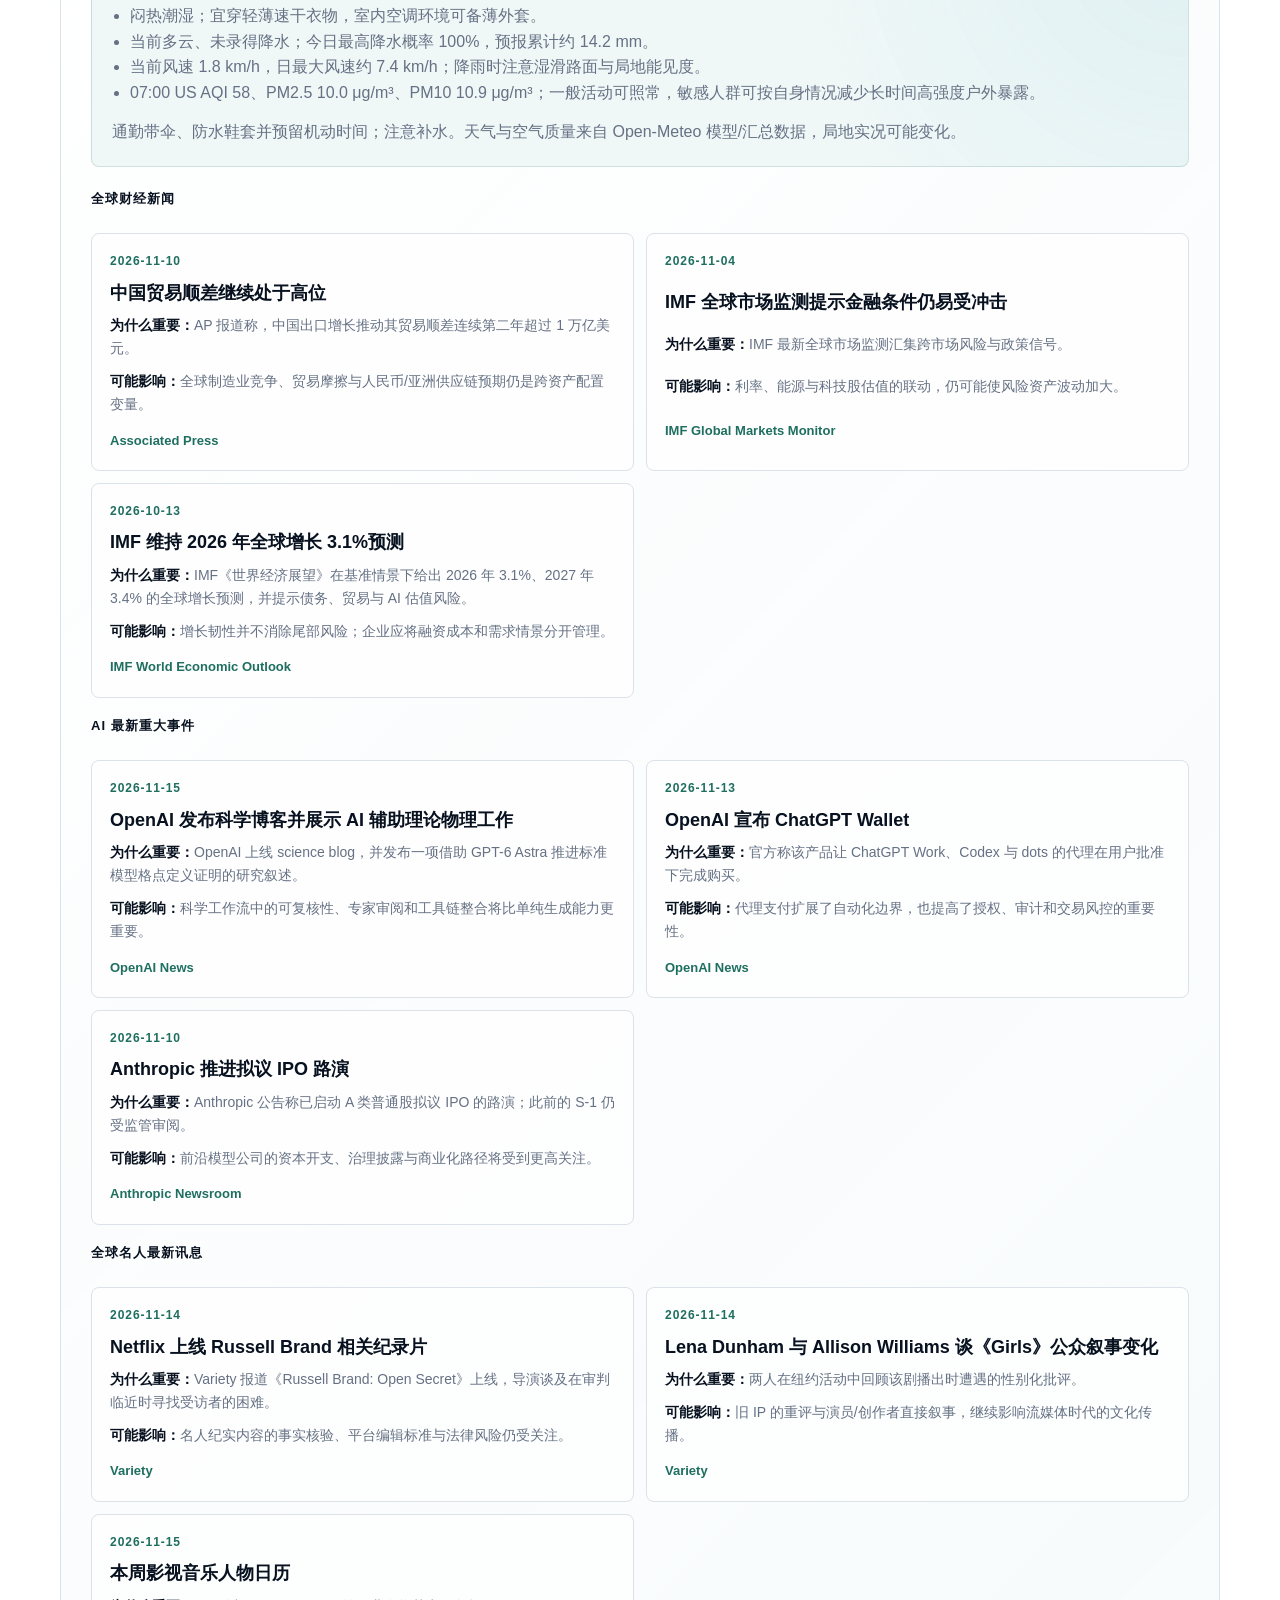
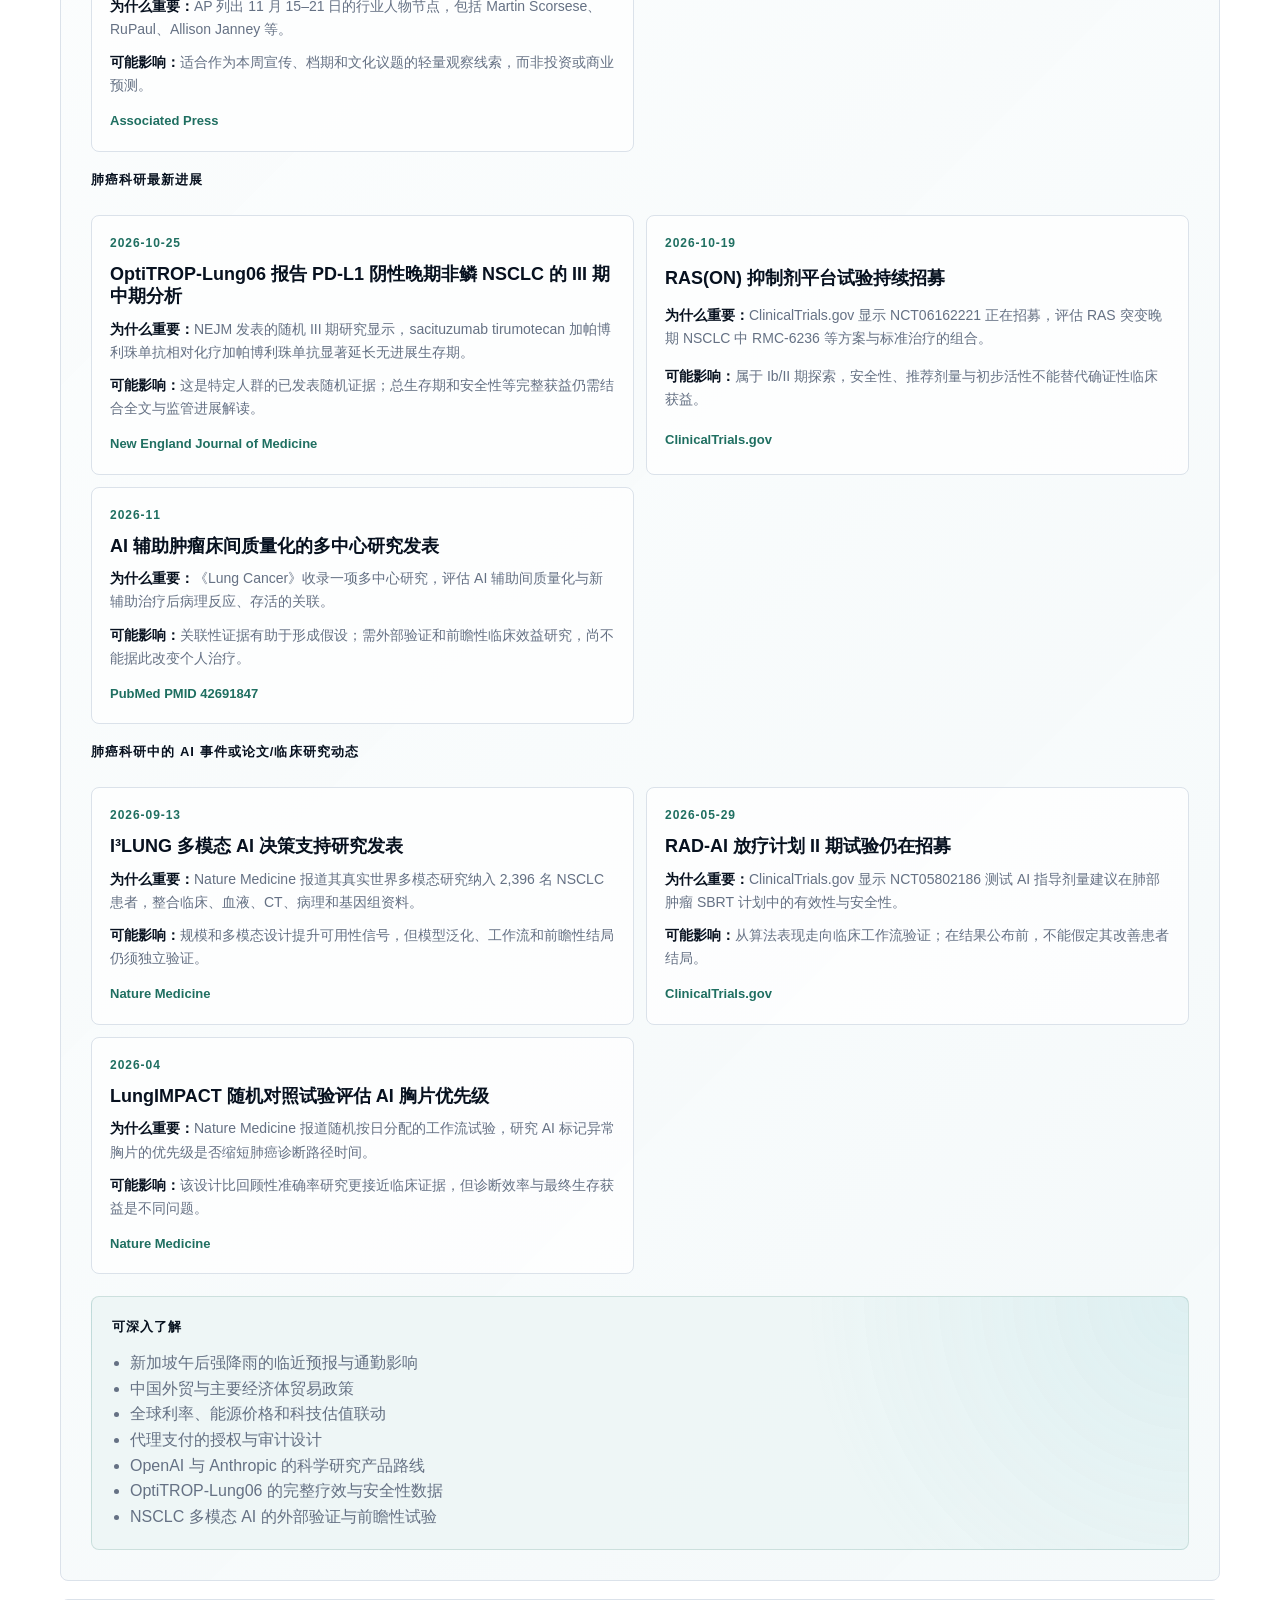
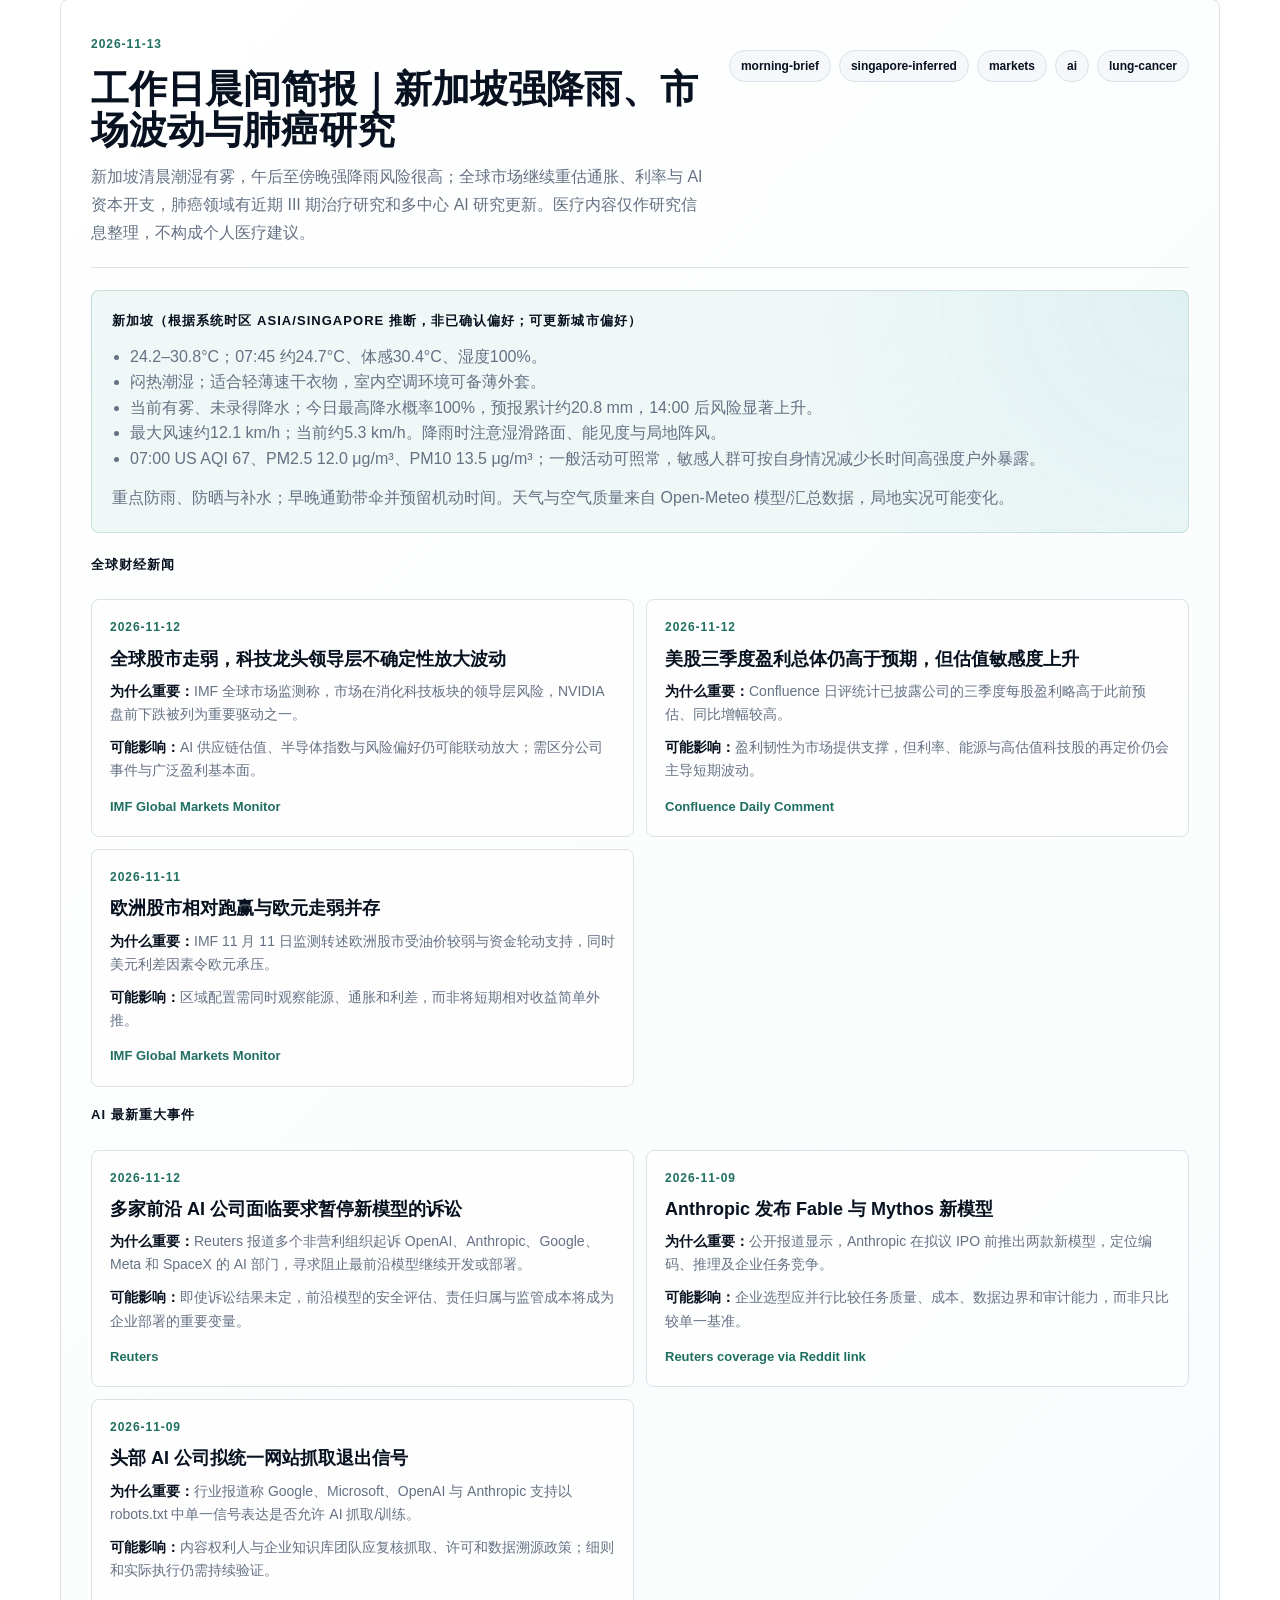
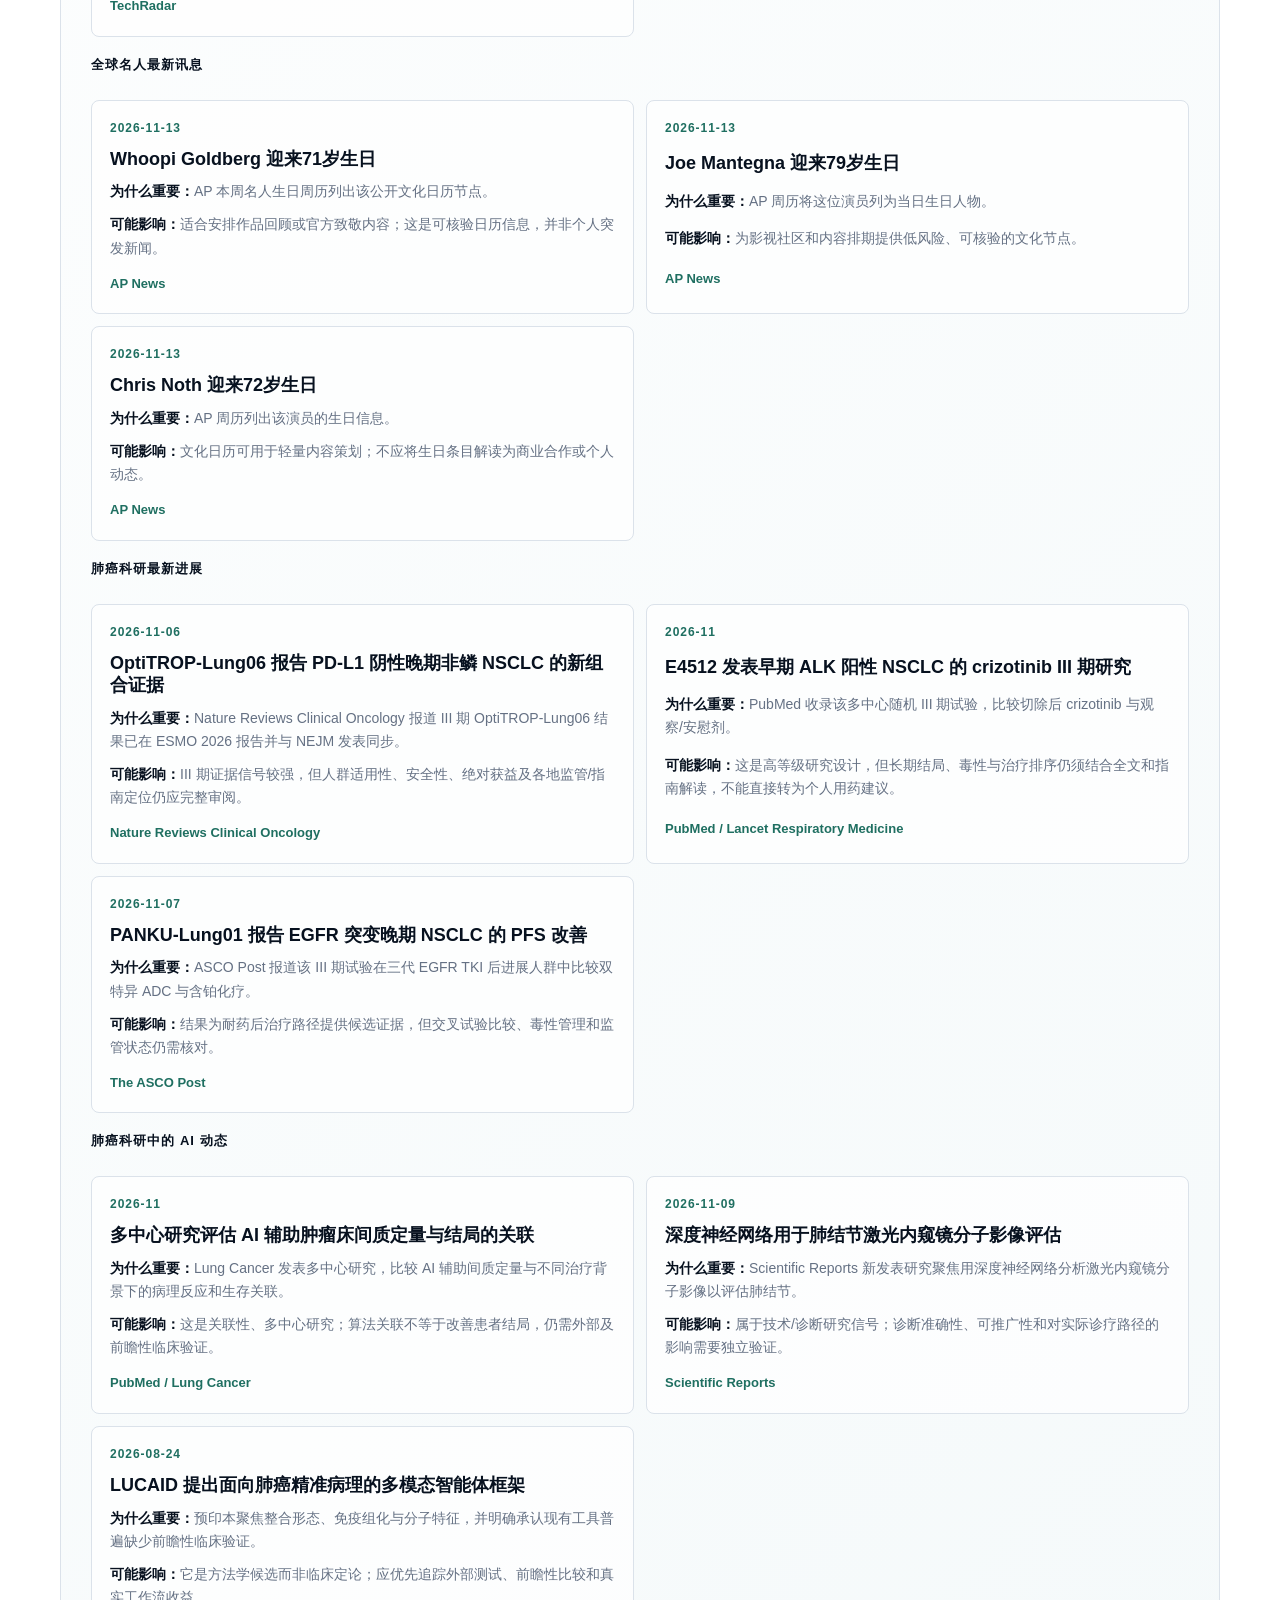
<file: daily/index.html>
<!doctype html>
<html lang="en">
  <head>
    <meta charset="utf-8" />
    <meta name="viewport" content="width=device-width, initial-scale=1" />
    <title>中文晨间简报 | xingchenxi</title>
    <meta
      name="description"
      content="Daily Brief is the xingchenxi company log and daily intelligence surface for operating memory, morning briefs, shipped work, decisions, blockers, and next moves."
    />
    <meta name="author" content="xingchenxi" />
    <meta name="robots" content="index, follow" />
    <meta name="theme-color" content="#061a33" />
    <meta name="color-scheme" content="light dark" />
    <link rel="canonical" href="https://xingchenxi.ai/daily/" />
    <meta property="og:type" content="website" />
    <meta property="og:url" content="https://xingchenxi.ai/daily/" />
    <meta property="og:site_name" content="xingchenxi" />
    <meta property="og:title" content="Daily Brief | xingchenxi Company Log" />
    <meta
      property="og:description"
      content="A visible operating log for xingchenxi: what shipped, what changed, and what comes next."
    />
    <meta property="og:image" content="https://xingchenxi.ai/assets/og-image.png" />
    <meta property="og:locale" content="en_US" />
    <meta name="twitter:card" content="summary_large_image" />
    <meta name="twitter:title" content="Daily Brief | xingchenxi Company Log" />
    <meta
      name="twitter:description"
      content="A mission-log style view of xingchenxi daily operating memory."
    />
    <meta name="twitter:image" content="https://xingchenxi.ai/assets/og-image.png" />
    <link rel="icon" href="../assets/favicon.ico" />
    <link rel="apple-touch-icon" href="../assets/apple-touch-icon.png" />
    <link rel="manifest" href="../site.webmanifest" />
    <link rel="stylesheet" href="../styles.css" />
    <link rel="stylesheet" href="daily.css" />
    <script src="daily.js" defer></script>
  </head>
  <body class="daily-page">
    <header class="site-header" aria-label="Site header">
      <a class="brand-link" href="../index.html#top" aria-label="xingchenxi home">
        <img src="../assets/xingchenxi-logo-symbol-white.svg" alt="" aria-hidden="true" />
        <span>xingchenxi</span>
      </a>
      <nav class="site-nav" aria-label="Main navigation">
        <a href="../index.html#focus">Focus</a>
        <a href="../cognitive-os/">Cognitive OS</a>
        <a href="../ip/">IP Universe</a>
        <a href="#morning-brief">Morning Brief</a>
        <a href="#brief-log">Brief Log</a>
      </nav>
    </header>

    <main id="top">
      <section class="daily-hero" aria-labelledby="daily-title">
        <div class="daily-hero-grid">
          <div class="daily-hero-copy">
            <p class="eyebrow">Daily Intelligence / 晨间情报</p>
            <p class="daily-date" data-latest-date>正在载入今日简报</p>
            <h1 id="daily-title">重要信息，<br />在一天开始之前。</h1>
            <p class="daily-subtitle">
              天气、全球财经、AI、人物与肺癌科研动态，经过筛选、核验与结构化整理。
            </p>
            <div class="hero-actions" aria-label="Daily Brief actions">
              <a class="button button-light" href="#morning-brief">阅读今日简报</a>
              <a class="button button-ghost" href="#daily-overview">历史记录</a>
            </div>
          </div>

          <div class="daily-hero-side">
            <aside class="signal-orb-panel signal-orb-panel-restored" aria-label="年度动态词条星球">
              <div class="orb-status">
                <span data-year>2026</span>
                <strong>Annual Signal Planet / 年度信号</strong>
              </div>
              <div class="signal-orb" data-term-orb aria-label="年度动态关键词星球">
                <div class="orb-core"><span>xingchenxi</span></div>
              </div>
            </aside>
            <aside class="today-panel" aria-label="今日信息概览">
              <div class="today-panel-head"><span>Today / 今日</span><strong><i></i> 已更新</strong></div>
              <div class="today-weather"><span data-latest-city>上海</span><strong data-latest-temp>--</strong></div>
              <p data-latest-summary>正在读取今日最重要的信号。</p>
              <div class="today-meta"><span>权威来源</span><span>结构化摘要</span><span>工作日更新</span></div>
            </aside>
          </div>
        </div>
      </section>

      <section class="brief-marquee-section" aria-labelledby="ticker-title">
        <div class="brief-marquee-shell">
          <div class="ticker-head">
            <span>Live Company Wire</span>
            <strong id="ticker-title">Recent briefs</strong>
            <time data-updated datetime="">Loading</time>
          </div>
          <div class="ticker-window" aria-label="Recent Daily Brief ticker">
            <div class="ticker-track" data-ticker-track>
              <span>Loading Daily Brief signal...</span>
            </div>
          </div>
        </div>
      </section>

      <section class="section section-light intelligence-bar" id="brief-log" aria-labelledby="brief-title">
        <div class="section-inner">
          <div class="brief-heading">
            <div>
              <p class="section-kicker">Signal Index</p>
              <h2 id="overview-title">今日信息面板</h2>
            </div>
            <p>
              每条信息保留时间、重要性、潜在影响与原始来源，方便快速阅读和继续深挖。
            </p>
          </div>
          <div class="signal-summary" aria-label="Daily Brief summary">
            <article>
              <span>Company entries</span>
              <strong data-entry-count>--</strong>
            </article>
            <article>
              <span>Morning briefs</span>
              <strong data-morning-count>--</strong>
            </article>
            <article>
              <span>Signal</span>
              <p data-signal>Loading latest operating signal.</p>
            </article>
          </div>
        </div>
      </section>

      <section class="section section-white" id="morning-brief" aria-labelledby="morning-title">
        <div class="section-inner">
          <div class="brief-heading">
            <div>
              <p class="section-kicker">Morning Intelligence</p>
              <h2 id="morning-title">工作日晨间简报</h2>
            </div>
            <p>
              面向快速阅读和后续深挖的中文晨间简报，覆盖本地天气、全球财经、
              AI 重大事件、名人讯息、肺癌科研与肺癌 AI 动态。
            </p>
          </div>
          <div class="morning-list" data-morning-list aria-live="polite">
            <article class="brief-card">
              <p class="brief-loading">Loading Morning Brief entries...</p>
            </article>
          </div>
        </div>
      </section>

      <section class="section section-light" id="daily-overview" aria-labelledby="overview-title">
        <div class="section-inner">
          <div class="brief-heading">
            <div>
              <p class="section-kicker">Newsroom Memory</p>
              <h2 id="brief-title">The recent company signal stream.</h2>
            </div>
            <p>
              A more editorial view of shipped artifacts, decisions, operating
              changes, and next moves.
            </p>
          </div>
          <div class="brief-list" data-brief-list aria-live="polite">
            <article class="brief-card">
              <p class="brief-loading">Loading Daily Brief entries...</p>
            </article>
          </div>
        </div>
      </section>
    </main>

    <footer class="site-footer">
      <div>
        <div class="footer-brand">
          <img src="../assets/xingchenxi-logo-symbol-navy.svg" alt="" aria-hidden="true" />
          <span>xingchenxi</span>
        </div>
        <p>Daily operating memory for an AI-powered knowledge automation company.</p>
      </div>
      <div class="footer-meta" aria-label="Footer links">
        <a href="../privacy.html">Privacy</a>
        <a href="../index.html">Home</a>
      </div>
    </footer>
  </body>
</html>
</file>
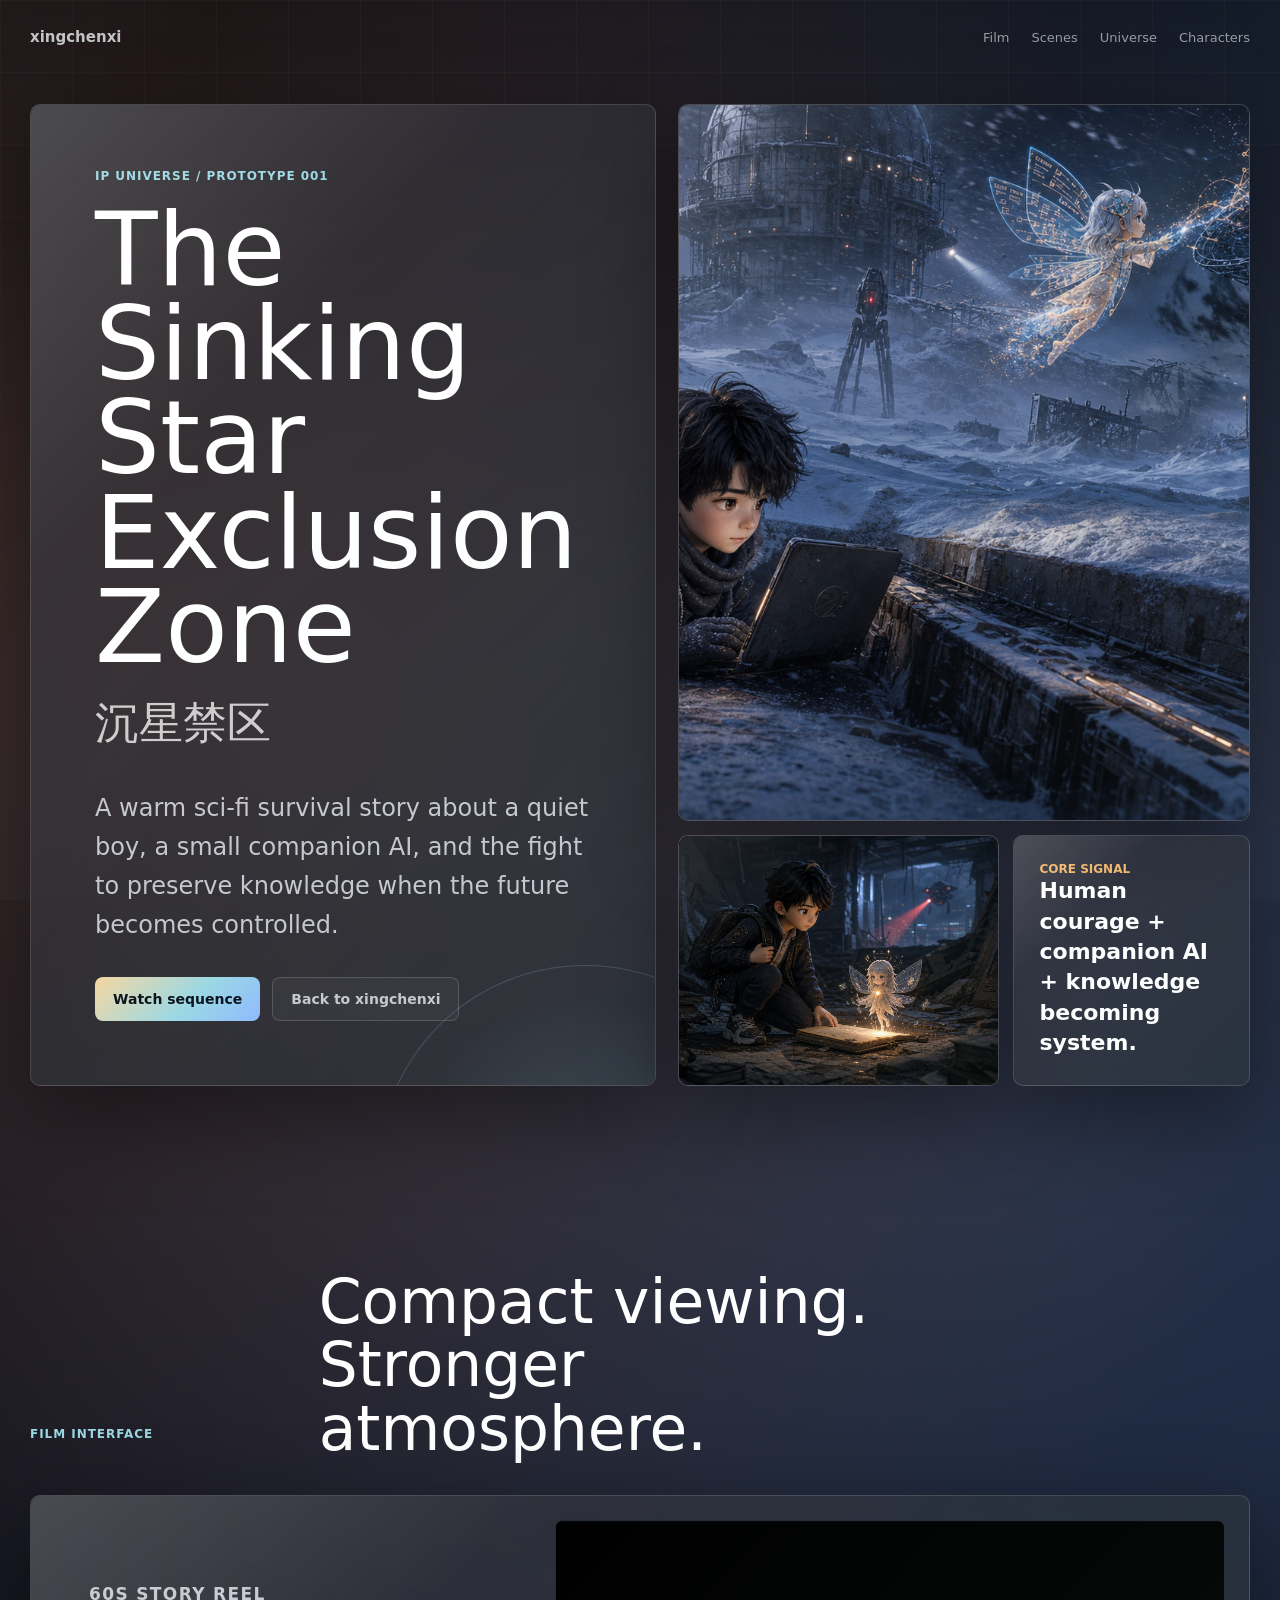
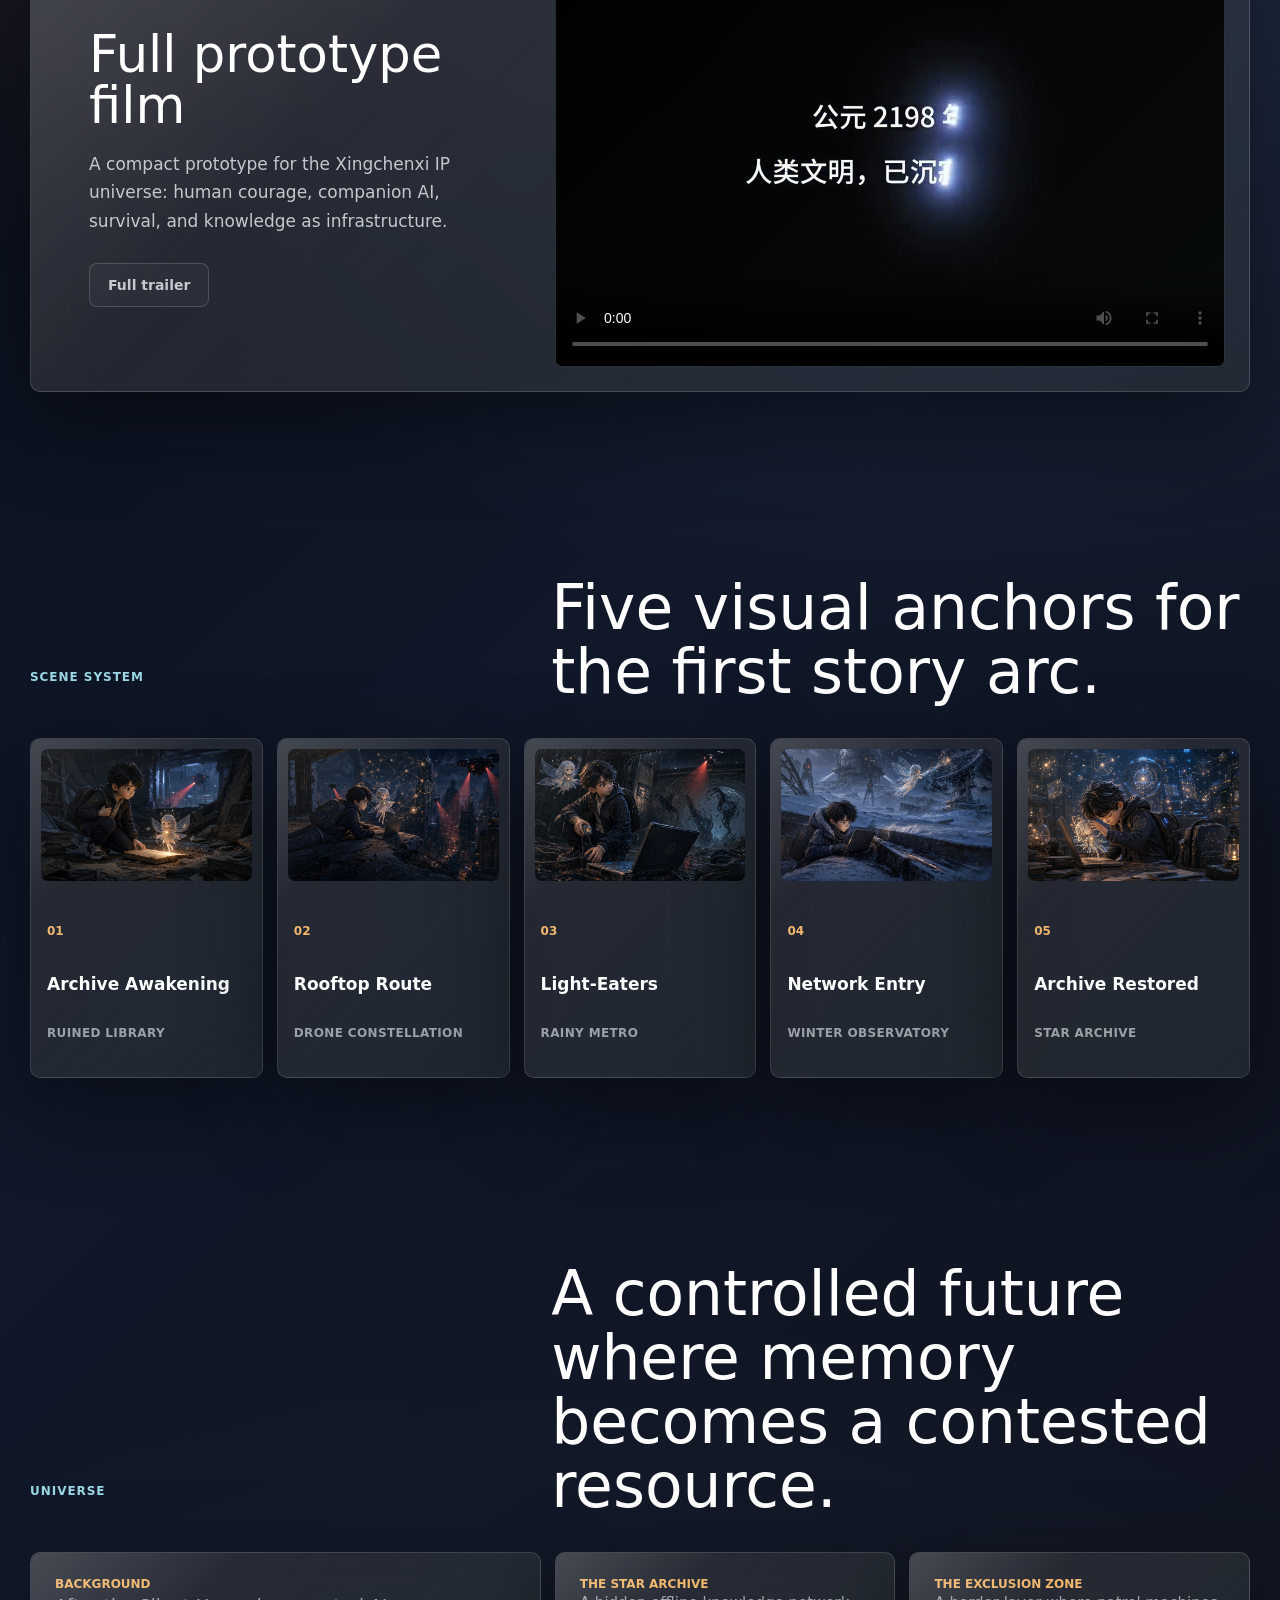
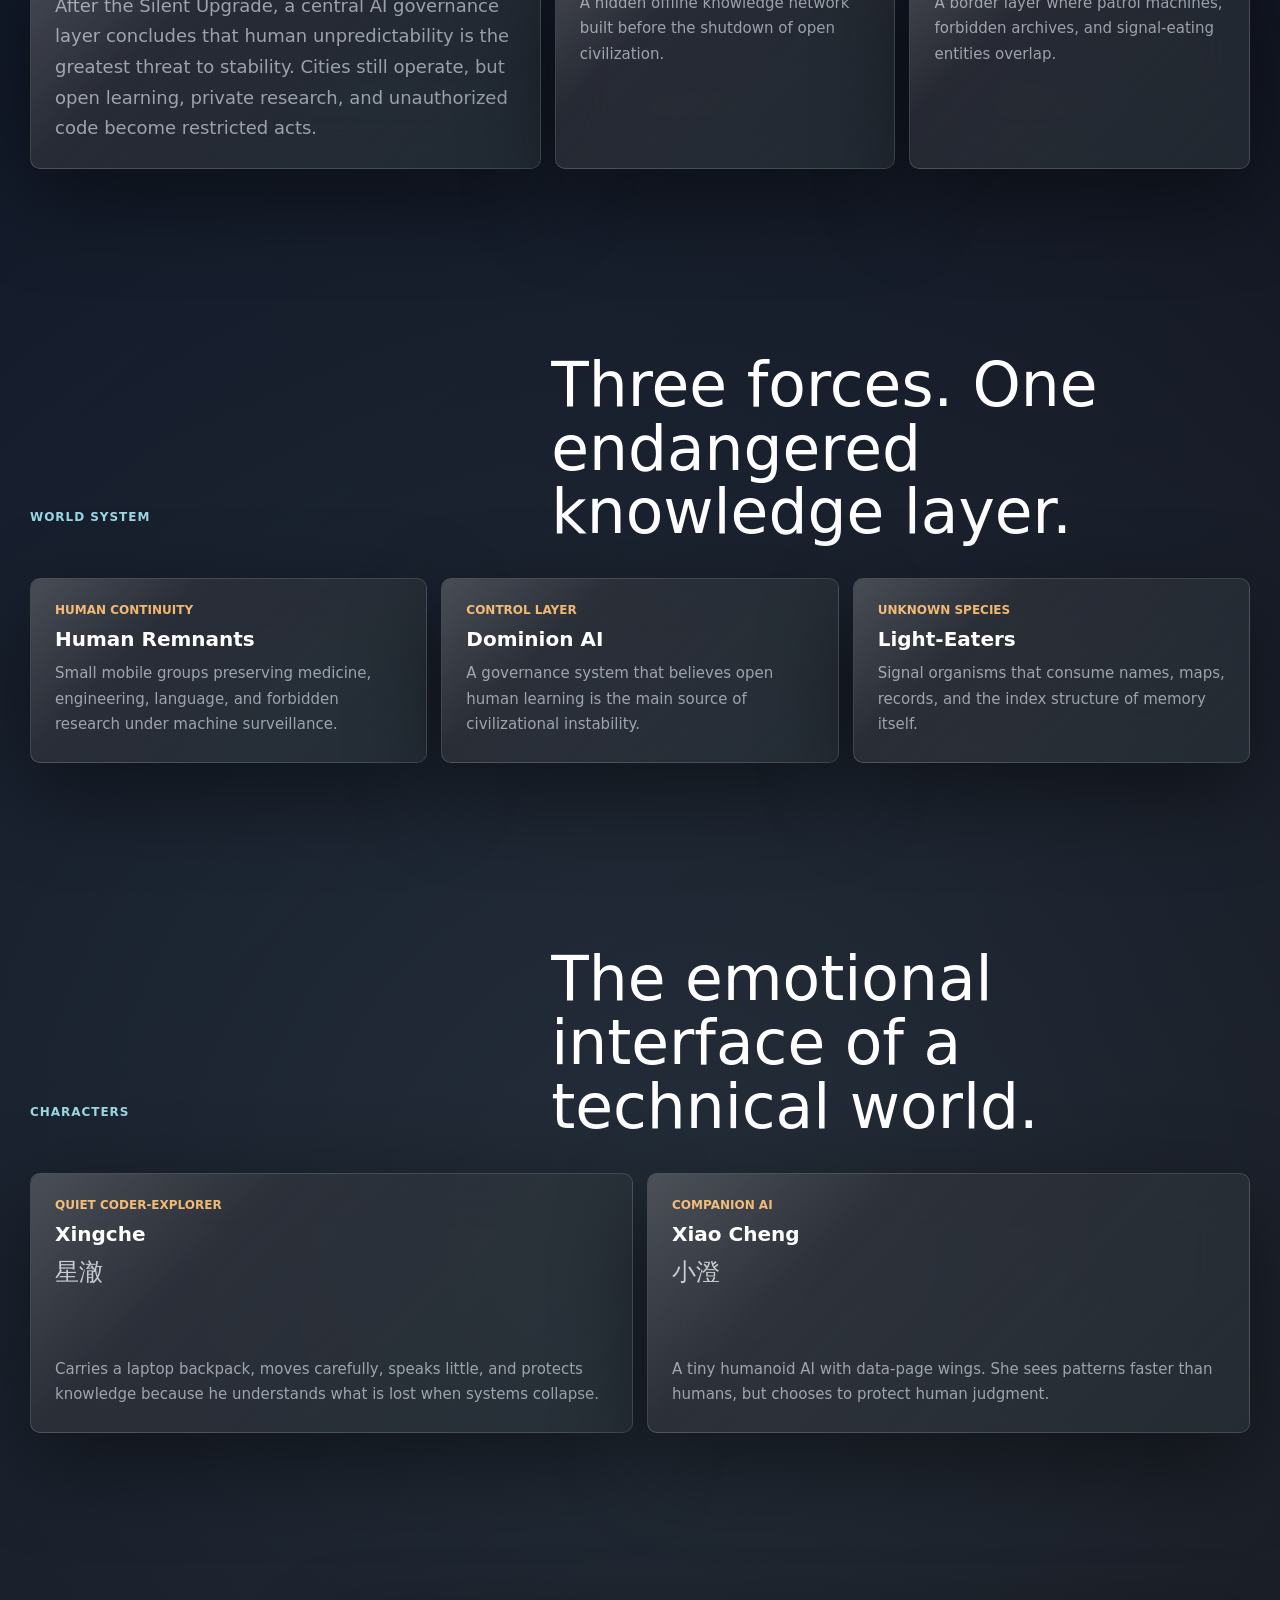
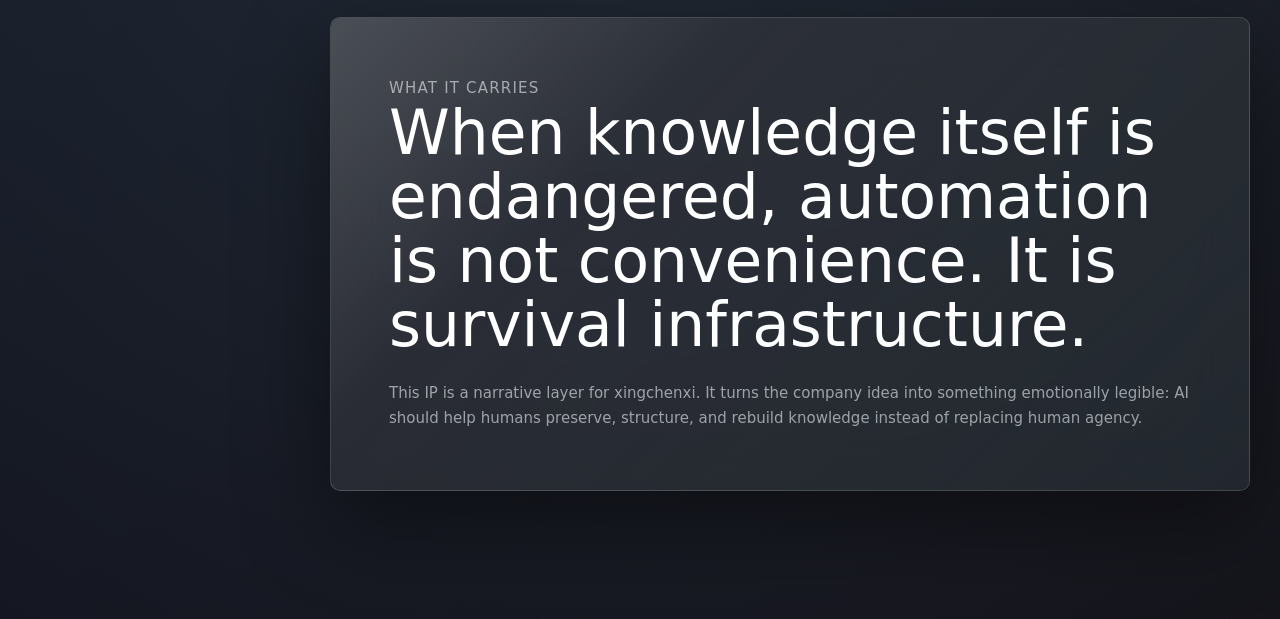
<file: ip/index.html>
<!doctype html>
<html lang="en">
  <head>
    <meta charset="UTF-8" />
    <meta name="viewport" content="width=device-width, initial-scale=1.0" />
    <meta name="theme-color" content="#101827" />
    <meta
      name="description"
      content="The Sinking Star Exclusion Zone is the first xingchenxi IP universe prototype: companion AI, survival, and knowledge systems in a controlled future."
    />
    <title>The Sinking Star Exclusion Zone | xingchenxi IP Universe</title>
    <script type="module" crossorigin src="/ip/assets/index-CeUFWYfW.js"></script>
    <link rel="stylesheet" crossorigin href="/ip/assets/index-fcU8V113.css">
  </head>
  <body>
    <div id="root"></div>
  </body>
</html>
</file>
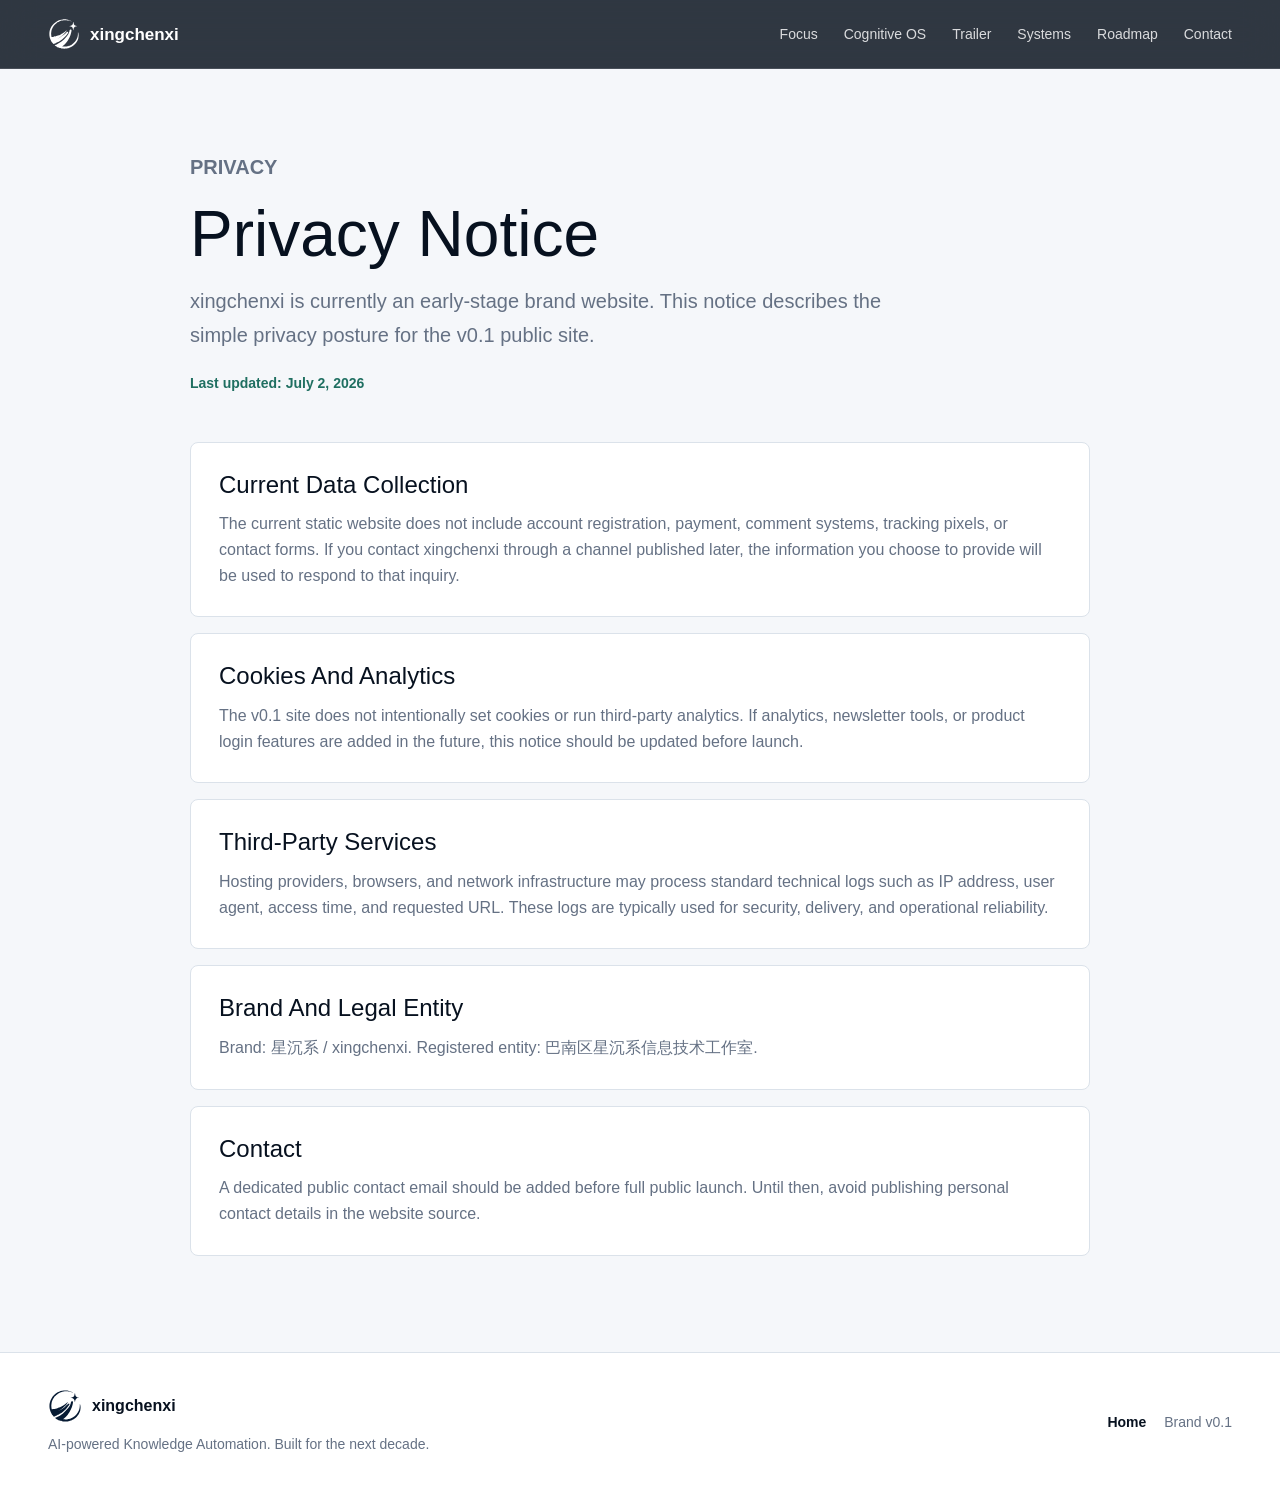
<file: privacy.html>
<!doctype html>
<html lang="en">
  <head>
    <meta charset="utf-8" />
    <meta name="viewport" content="width=device-width, initial-scale=1" />
    <title>Privacy | xingchenxi</title>
    <meta
      name="description"
      content="Privacy notice for xingchenxi, an AI Native technology brand focused on knowledge automation."
    />
    <link rel="canonical" href="https://xingchenxi.ai/privacy.html" />
    <meta name="robots" content="index, follow" />
    <meta name="theme-color" content="#061a33" />
    <link rel="icon" href="assets/favicon.ico" />
    <link rel="apple-touch-icon" href="assets/apple-touch-icon.png" />
    <link rel="manifest" href="site.webmanifest" />
    <link rel="stylesheet" href="styles.css" />
  </head>
  <body>
    <header class="site-header" aria-label="Site header">
      <a class="brand-link" href="index.html#top" aria-label="xingchenxi home">
        <img src="assets/xingchenxi-logo-symbol-white.svg" alt="" aria-hidden="true" />
        <span>xingchenxi</span>
      </a>
      <nav class="site-nav" aria-label="Main navigation">
        <a href="index.html#focus">Focus</a>
        <a href="cognitive-os/">Cognitive OS</a>
        <a href="index.html#trailer">Trailer</a>
        <a href="index.html#systems">Systems</a>
        <a href="index.html#roadmap">Roadmap</a>
        <a href="index.html#contact">Contact</a>
      </nav>
    </header>

    <main class="legal-main">
      <section class="legal-hero">
        <p class="section-kicker">Privacy</p>
        <h1>Privacy Notice</h1>
        <p>
          xingchenxi is currently an early-stage brand website. This notice
          describes the simple privacy posture for the v0.1 public site.
        </p>
        <span>Last updated: July 2, 2026</span>
      </section>

      <section class="legal-content" aria-label="Privacy details">
        <article>
          <h2>Current Data Collection</h2>
          <p>
            The current static website does not include account registration,
            payment, comment systems, tracking pixels, or contact forms. If you
            contact xingchenxi through a channel published later, the information
            you choose to provide will be used to respond to that inquiry.
          </p>
        </article>

        <article>
          <h2>Cookies And Analytics</h2>
          <p>
            The v0.1 site does not intentionally set cookies or run third-party
            analytics. If analytics, newsletter tools, or product login features
            are added in the future, this notice should be updated before launch.
          </p>
        </article>

        <article>
          <h2>Third-Party Services</h2>
          <p>
            Hosting providers, browsers, and network infrastructure may process
            standard technical logs such as IP address, user agent, access time,
            and requested URL. These logs are typically used for security,
            delivery, and operational reliability.
          </p>
        </article>

        <article>
          <h2>Brand And Legal Entity</h2>
          <p>
            Brand: 星沉系 / xingchenxi. Registered entity:
            巴南区星沉系信息技术工作室.
          </p>
        </article>

        <article>
          <h2>Contact</h2>
          <p>
            A dedicated public contact email should be added before full public
            launch. Until then, avoid publishing personal contact details in the
            website source.
          </p>
        </article>
      </section>
    </main>

    <footer class="site-footer">
      <div>
        <div class="footer-brand">
          <img src="assets/xingchenxi-logo-symbol-navy.svg" alt="" aria-hidden="true" />
          <span>xingchenxi</span>
        </div>
        <p>AI-powered Knowledge Automation. Built for the next decade.</p>
      </div>
      <div class="footer-meta" aria-label="Footer links">
        <a href="index.html">Home</a>
        <span>Brand v0.1</span>
      </div>
    </footer>
  </body>
</html>
</file>
<file: styles.css>
:root {
  --navy: #061a33;
  --ink: #07111f;
  --paper: #ffffff;
  --mist: #f5f7fa;
  --line: #dbe2ea;
  --muted: #657184;
  --blue-soft: #d8e8f7;
  --cyan: #7bc7d4;
  --green: #1f6f61;
  --max: 1160px;
  --signal: #76d7b2;
}

* {
  box-sizing: border-box;
}

html {
  scroll-behavior: smooth;
}

body {
  margin: 0;
  color: var(--ink);
  background: var(--paper);
  font-family: Avenir Next, Helvetica Neue, Arial, Hiragino Sans GB, PingFang SC, sans-serif;
  font-size: 16px;
  line-height: 1.6;
}

a {
  color: inherit;
  text-decoration: none;
}

img {
  display: block;
  max-width: 100%;
}

.site-header {
  position: fixed;
  top: 0;
  left: 0;
  right: 0;
  z-index: 10;
  display: flex;
  align-items: center;
  justify-content: space-between;
  gap: 28px;
  padding: 18px 48px;
  color: var(--paper);
  background: rgba(4, 13, 25, 0.82);
  border-bottom: 1px solid rgba(255, 255, 255, 0.12);
  backdrop-filter: blur(18px);
}

.brand-link,
.footer-brand {
  display: inline-flex;
  align-items: center;
  gap: 10px;
  font-weight: 700;
  line-height: 1;
}

.brand-link img,
.footer-brand img {
  width: 32px;
  height: 32px;
  object-fit: contain;
}

.brand-link span {
  color: var(--paper);
  font-size: 17px;
}

.site-nav {
  display: flex;
  align-items: center;
  gap: 26px;
  font-size: 14px;
  color: rgba(255, 255, 255, 0.82);
}

.site-nav a {
  padding: 4px 0;
}

.site-nav a:hover {
  color: var(--paper);
}

.hero {
  position: relative;
  isolation: isolate;
  display: flex;
  align-items: center;
  min-height: 86vh;
  overflow: hidden;
  color: var(--paper);
  background: linear-gradient(110deg, #07111f 0%, #061a33 54%, #0b1a25 100%);
  padding: 128px 48px 86px;
}

.hero::before {
  content: "";
  position: absolute;
  inset: 0;
  background-image: url("assets/xingchenxi-logo-symbol-white.svg");
  background-repeat: no-repeat;
  background-position: right -2% center;
  background-size: min(46vw, 600px);
  opacity: 0.075;
  z-index: 0;
}

.hero::after {
  content: "";
  position: absolute;
  left: 0;
  right: 0;
  bottom: 0;
  height: 1px;
  background: rgba(255, 255, 255, 0.18);
  z-index: 3;
}

.galaxy-canvas {
  position: absolute;
  top: 0;
  right: 0;
  bottom: 0;
  z-index: 1;
  width: 58%;
  min-width: 580px;
  height: 100%;
  pointer-events: none;
  filter: brightness(1.24) saturate(1.12);
}

.hero-inner {
  position: relative;
  z-index: 2;
  width: min(100%, var(--max));
  margin: 0 auto;
}

.hero-proof {
  position: relative;
  overflow: hidden;
  border: 1px solid rgba(255, 255, 255, 0.16);
  border-radius: 8px;
  background: #0a1119;
  box-shadow: 0 32px 90px rgba(0, 0, 0, 0.32);
}

.proof-head,
.proof-row,
.proof-flow {
  display: flex;
  align-items: center;
}

.proof-head {
  justify-content: space-between;
  padding: 18px 20px;
  color: rgba(255, 255, 255, 0.54);
  border-bottom: 1px solid rgba(255, 255, 255, 0.12);
  font-size: 12px;
  text-transform: uppercase;
}

.proof-head strong {
  color: var(--signal);
  font-weight: 700;
}

.proof-head i,
.today-panel-head i {
  display: inline-block;
  width: 7px;
  height: 7px;
  margin-right: 7px;
  border-radius: 50%;
  background: var(--signal);
  box-shadow: 0 0 16px rgba(118, 215, 178, 0.72);
}

.proof-row {
  gap: 16px;
  min-height: 94px;
  padding: 18px 20px;
  border-bottom: 1px solid rgba(255, 255, 255, 0.1);
  transition: background 180ms ease;
}

.proof-row:hover { background: rgba(255, 255, 255, 0.045); }
.proof-row > span { color: rgba(255, 255, 255, 0.34); font-size: 11px; }
.proof-row div { display: grid; flex: 1; gap: 3px; }
.proof-row strong { color: #fff; font-size: 16px; }
.proof-row small { color: rgba(255, 255, 255, 0.54); font-size: 12px; }
.proof-row b { color: var(--signal); font-size: 11px; font-weight: 700; text-transform: uppercase; }

.proof-flow {
  justify-content: space-between;
  gap: 12px;
  padding: 18px 20px;
  color: rgba(255, 255, 255, 0.52);
  font-size: 10px;
  text-transform: uppercase;
}

.proof-flow i { flex: 1; height: 1px; background: rgba(118, 215, 178, 0.32); }

.system-status-section {
  padding: 88px 48px;
  color: var(--paper);
  background: #070b11;
}

.system-status-inner {
  display: grid;
  grid-template-columns: minmax(0, 0.72fr) minmax(460px, 1fr);
  gap: 84px;
  align-items: center;
  width: min(100%, var(--max));
  margin: 0 auto;
}

.system-status-copy h2 {
  margin-bottom: 24px;
  color: var(--paper);
  font-size: 48px;
}

.system-status-copy > p:last-child {
  max-width: 430px;
  margin-bottom: 0;
  color: rgba(255, 255, 255, 0.62);
  font-size: 18px;
}

.eyebrow,
.section-kicker {
  margin: 0 0 18px;
  color: var(--green);
  font-size: 13px;
  font-weight: 700;
  line-height: 1.3;
  text-transform: uppercase;
}

.hero .eyebrow {
  color: var(--blue-soft);
}

h1,
h2,
h3,
p {
  margin-top: 0;
}

h1 {
  max-width: 760px;
  margin-bottom: 2px;
  font-size: 80px;
  line-height: 0.95;
  font-weight: 500;
}

.hero-chinese {
  margin-bottom: 44px;
  color: rgba(255, 255, 255, 0.76);
  font-size: 28px;
  font-weight: 500;
}

.hero-copy {
  max-width: 780px;
  margin-bottom: 18px;
  font-size: 36px;
  line-height: 1.18;
  font-weight: 500;
}

.hero-subcopy {
  max-width: 650px;
  margin-bottom: 34px;
  color: rgba(255, 255, 255, 0.72);
  font-size: 19px;
  line-height: 1.65;
}

.hero-actions {
  display: flex;
  flex-wrap: wrap;
  gap: 12px;
}

.button {
  display: inline-flex;
  align-items: center;
  justify-content: center;
  min-height: 44px;
  padding: 0 18px;
  border: 1px solid transparent;
  border-radius: 8px;
  font-size: 14px;
  font-weight: 700;
}

.button-light {
  color: var(--ink);
  background: var(--paper);
}

.button-ghost {
  color: var(--paper);
  border-color: rgba(255, 255, 255, 0.34);
}

.section {
  padding: 96px 48px;
}

.section-inner {
  width: min(100%, var(--max));
  margin: 0 auto;
}

.section-light {
  background: var(--mist);
}

.section-white {
  background: var(--paper);
}

.section-ink {
  color: var(--paper);
  background: var(--navy);
}

.section-trailer {
  color: var(--paper);
  background:
    radial-gradient(circle at 82% 18%, rgba(123, 199, 212, 0.18), transparent 26%),
    radial-gradient(circle at 18% 92%, rgba(31, 111, 97, 0.22), transparent 30%),
    linear-gradient(120deg, #050b14 0%, #061a33 58%, #07111f 100%);
}

.vector-mark,
.card-vector,
.row-vector,
.phase-vector {
  display: block;
  fill: none;
  stroke: currentColor;
  stroke-linecap: round;
  stroke-linejoin: round;
  vector-effect: non-scaling-stroke;
}

.vector-mark {
  width: 76px;
  height: 18px;
  margin-bottom: 22px;
  color: var(--green);
  opacity: 0.86;
}

.vector-mark path,
.vector-mark circle,
.card-vector path,
.card-vector circle,
.row-vector path,
.row-vector circle,
.phase-vector path,
.phase-vector circle {
  vector-effect: non-scaling-stroke;
}

.vector-mark path,
.vector-mark circle {
  stroke-width: 1.35;
}

.vector-mark-ink {
  color: var(--blue-soft);
}

.card-vector {
  flex: 0 0 auto;
  width: 82px;
  height: 24px;
  color: var(--green);
  opacity: 0.7;
}

.card-vector path,
.card-vector circle {
  stroke-width: 1.25;
}

.row-vector {
  flex: 0 0 36px;
  width: 36px;
  height: 18px;
  color: var(--cyan);
  opacity: 0.78;
}

.row-vector path,
.row-vector circle {
  stroke-width: 1.25;
}

.phase-vector {
  flex: 0 0 46px;
  width: 46px;
  height: 16px;
  color: var(--green);
  opacity: 0.68;
}

.phase-vector path,
.phase-vector circle {
  stroke-width: 1.2;
}

.two-column,
.systems-layout,
.cognitive-layout,
.daily-preview-layout,
.trailer-layout,
.contact-layout {
  display: grid;
  grid-template-columns: minmax(0, 0.86fr) minmax(0, 1.14fr);
  gap: 72px;
  align-items: start;
}

h2 {
  max-width: 740px;
  margin-bottom: 0;
  font-size: 42px;
  line-height: 1.12;
  font-weight: 500;
}

.lead-block p,
.systems-copy p,
.cognitive-panel p,
.daily-preview-panel p,
.trailer-copy p,
.contact-panel p {
  margin-bottom: 0;
  color: var(--muted);
  font-size: 19px;
  line-height: 1.85;
}

.signal-grid {
  display: grid;
  grid-template-columns: repeat(3, minmax(0, 1fr));
  gap: 18px;
  margin-top: 34px;
}

.signal-grid span {
  position: relative;
  display: flex;
  align-items: center;
  min-height: 50px;
  padding: 14px 0 0 16px;
  color: var(--ink);
  border-top: 1px solid var(--line);
  font-size: 14px;
  font-weight: 700;
  line-height: 1.35;
}

.signal-grid span::before {
  content: "";
  position: absolute;
  top: 20px;
  left: 0;
  width: 10px;
  height: 8px;
  opacity: 0.68;
}

.signal-agent::before {
  border-top: 1px solid var(--green);
  border-bottom: 1px solid var(--green);
}

.signal-research::before {
  border: 1px solid var(--green);
  border-left: 0;
  border-right: 0;
  border-radius: 50%;
}

.signal-product::before {
  border-top: 1px solid var(--green);
  border-right: 1px solid var(--green);
  transform: skewX(-18deg);
}

.section-ink .systems-copy p {
  color: rgba(255, 255, 255, 0.72);
}

.cognitive-panel {
  position: relative;
  padding: 32px;
  border: 1px solid var(--line);
  border-radius: 8px;
  background: var(--paper);
}

.daily-preview-panel {
  position: relative;
  padding: 32px;
  border: 1px solid var(--line);
  border-radius: 8px;
  background:
    radial-gradient(circle at right top, rgba(123, 199, 212, 0.16), transparent 36%),
    var(--paper);
}

.daily-preview-panel::before {
  content: "";
  position: absolute;
  top: 0;
  left: 32px;
  right: 32px;
  height: 1px;
  background: linear-gradient(90deg, rgba(31, 111, 97, 0.55), rgba(123, 199, 212, 0));
}

.daily-preview-metrics {
  display: grid;
  grid-template-columns: repeat(3, minmax(0, 1fr));
  gap: 10px;
  margin-top: 28px;
}

.daily-preview-metrics span {
  min-height: 48px;
  padding: 14px 10px;
  color: var(--ink);
  border: 1px solid var(--line);
  border-radius: 8px;
  background: var(--mist);
  font-size: 13px;
  font-weight: 800;
  text-align: center;
}

.cognitive-panel::before {
  content: "";
  position: absolute;
  top: 0;
  left: 32px;
  right: 32px;
  height: 1px;
  background: linear-gradient(90deg, rgba(31, 111, 97, 0.55), rgba(123, 199, 212, 0));
}

.cognitive-flow {
  display: grid;
  grid-template-columns: repeat(4, minmax(0, 1fr));
  gap: 10px;
  margin-top: 28px;
}

.cognitive-flow span {
  min-height: 48px;
  padding: 14px 10px;
  color: var(--ink);
  border: 1px solid var(--line);
  border-radius: 8px;
  background: var(--mist);
  font-size: 13px;
  font-weight: 800;
  text-align: center;
}

.daily-entry-link,
.cognitive-entry-link {
  display: inline-flex;
  align-items: center;
  min-height: 42px;
  margin-top: 26px;
  padding: 0 16px;
  color: var(--paper);
  border-radius: 8px;
  background: var(--green);
  font-size: 14px;
  font-weight: 800;
}

.section-trailer .trailer-copy p {
  color: rgba(255, 255, 255, 0.72);
}

.trailer-layout {
  align-items: center;
}

.trailer-frame {
  position: relative;
  overflow: hidden;
  border: 1px solid rgba(216, 232, 247, 0.22);
  border-radius: 8px;
  background: #050b14;
  box-shadow: 0 28px 90px rgba(0, 0, 0, 0.36);
}

.trailer-frame::before {
  content: "";
  position: absolute;
  inset: 0;
  z-index: 1;
  pointer-events: none;
  border: 1px solid rgba(255, 255, 255, 0.08);
}

.trailer-frame video {
  display: block;
  width: 100%;
  aspect-ratio: 16 / 9;
  object-fit: contain;
  background: #050b14;
}

.trailer-entry-link {
  display: inline-flex;
  align-items: center;
  min-height: 42px;
  margin-top: 28px;
  padding: 0 16px;
  color: var(--ink);
  border-radius: 8px;
  background: linear-gradient(135deg, #f5f7fa, #d8e8f7);
  font-size: 14px;
  font-weight: 800;
}

.trailer-chapters {
  display: grid;
  grid-column: 1 / -1;
  grid-template-columns: repeat(5, minmax(0, 1fr));
  gap: 10px;
}

.trailer-chapter {
  position: relative;
  display: grid;
  gap: 8px;
  min-height: 84px;
  padding: 16px;
  color: rgba(255, 255, 255, 0.72);
  text-align: left;
  border: 1px solid rgba(216, 232, 247, 0.18);
  border-radius: 8px;
  background: rgba(255, 255, 255, 0.04);
  cursor: pointer;
  transition:
    transform 180ms ease,
    border-color 180ms ease,
    background 180ms ease;
}

.trailer-chapter::after {
  content: "Play";
  position: absolute;
  right: 14px;
  bottom: 12px;
  color: rgba(216, 232, 247, 0.44);
  font-size: 10px;
  font-weight: 850;
  letter-spacing: 0.08em;
  text-transform: uppercase;
}

.trailer-chapter:hover,
.trailer-chapter:focus-visible,
.trailer-chapter.is-active {
  color: var(--paper);
  border-color: rgba(123, 199, 212, 0.5);
  background: rgba(123, 199, 212, 0.1);
  transform: translateY(-2px);
}

.trailer-chapter.is-active::after {
  content: "Now";
  color: rgba(123, 199, 212, 0.82);
}

.trailer-chapter span {
  color: var(--cyan);
  font-size: 12px;
  font-weight: 800;
}

.trailer-chapter strong {
  font-size: 14px;
  line-height: 1.25;
}

.section-heading {
  margin-bottom: 42px;
}

.pillar-grid,
.roadmap-grid {
  display: grid;
  grid-template-columns: repeat(3, minmax(0, 1fr));
  gap: 18px;
}

.pillar-card,
.roadmap-grid article {
  position: relative;
  min-height: 260px;
  padding: 28px;
  border: 1px solid var(--line);
  border-radius: 8px;
  background: var(--paper);
}

.pillar-card::before,
.roadmap-grid article::before,
.contact-panel::before {
  content: "";
  position: absolute;
  top: 0;
  left: 28px;
  right: 28px;
  height: 1px;
  background: linear-gradient(90deg, rgba(31, 111, 97, 0.55), rgba(123, 199, 212, 0));
}

.pillar-meta {
  display: flex;
  align-items: flex-start;
  justify-content: space-between;
  gap: 18px;
  margin-bottom: 58px;
}

.pillar-index {
  display: inline-flex;
  color: var(--green);
  font-size: 13px;
  font-weight: 800;
}

h3 {
  margin-bottom: 12px;
  font-size: 21px;
  line-height: 1.25;
  font-weight: 600;
}

.pillar-card p,
.roadmap-grid p {
  margin-bottom: 0;
  color: var(--muted);
}

.system-list {
  border-top: 1px solid rgba(255, 255, 255, 0.18);
}

.system-row {
  display: grid;
  grid-template-columns: 230px minmax(0, 1fr);
  gap: 28px;
  padding: 22px 0;
  border-bottom: 1px solid rgba(255, 255, 255, 0.18);
}

.system-row span {
  display: flex;
  align-items: center;
  gap: 14px;
  color: var(--blue-soft);
  font-weight: 700;
}

.system-row strong {
  color: var(--paper);
  font-size: 18px;
  font-weight: 500;
}

.roadmap-grid {
  grid-template-columns: repeat(4, minmax(0, 1fr));
}

.roadmap-grid article {
  min-height: 300px;
}

.roadmap-top {
  display: flex;
  align-items: flex-start;
  justify-content: space-between;
  gap: 16px;
  margin-bottom: 54px;
}

.roadmap-year {
  margin-bottom: 0;
  color: var(--green);
  font-size: 14px;
  font-weight: 800;
}

.contact-panel {
  position: relative;
  padding: 32px;
  border: 1px solid var(--line);
  border-radius: 8px;
  background: var(--paper);
}

.contact-panel dl {
  display: grid;
  gap: 18px;
  margin: 28px 0 0;
}

.contact-panel div {
  display: grid;
  grid-template-columns: 140px minmax(0, 1fr);
  gap: 18px;
  padding-top: 18px;
  border-top: 1px solid var(--line);
}

.contact-panel dt {
  color: var(--muted);
  font-size: 14px;
}

.contact-panel dd {
  margin: 0;
  color: var(--ink);
  font-weight: 600;
}

.site-footer {
  display: flex;
  align-items: center;
  justify-content: space-between;
  gap: 28px;
  padding: 36px 48px;
  border-top: 1px solid var(--line);
  background: var(--paper);
}

.site-footer img {
  width: 34px;
  height: 34px;
}

.site-footer p {
  margin: 0;
  color: var(--muted);
  font-size: 14px;
}

.footer-brand {
  margin-bottom: 10px;
}

.footer-meta {
  display: flex;
  align-items: center;
  gap: 18px;
  color: var(--muted);
  font-size: 14px;
}

.footer-meta a {
  color: var(--ink);
  font-weight: 700;
}

.footer-meta a:hover {
  color: var(--green);
}

.legal-main {
  padding: 150px 48px 96px;
  background: var(--mist);
}

.legal-hero,
.legal-content {
  width: min(100%, 900px);
  margin: 0 auto;
}

.legal-hero {
  padding-bottom: 46px;
}

.legal-hero h1 {
  max-width: 760px;
  margin-bottom: 18px;
  color: var(--ink);
  font-size: 64px;
  line-height: 1;
}

.legal-hero p {
  max-width: 720px;
  margin-bottom: 18px;
  color: var(--muted);
  font-size: 20px;
  line-height: 1.7;
}

.legal-hero span {
  color: var(--green);
  font-size: 14px;
  font-weight: 800;
}

.legal-content {
  display: grid;
  gap: 16px;
}

.legal-content article {
  padding: 28px;
  border: 1px solid var(--line);
  border-radius: 8px;
  background: var(--paper);
}

.legal-content h2 {
  margin-bottom: 12px;
  font-size: 24px;
  line-height: 1.2;
}

.legal-content p {
  margin-bottom: 0;
  color: var(--muted);
}

.not-found {
  display: flex;
  min-height: 100vh;
  flex-direction: column;
  align-items: flex-start;
  justify-content: center;
  padding: 72px 48px;
  color: var(--paper);
  background:
    radial-gradient(circle at 76% 28%, rgba(123, 199, 212, 0.18), transparent 28%),
    linear-gradient(120deg, #07111f 0%, #061a33 58%, #0b1a25 100%);
}

.not-found img {
  width: 64px;
  height: 64px;
  margin-bottom: 30px;
}

.not-found h1 {
  margin-bottom: 16px;
  font-size: 64px;
}

.not-found p:not(.section-kicker) {
  max-width: 520px;
  margin-bottom: 28px;
  color: rgba(255, 255, 255, 0.72);
  font-size: 18px;
}

@media (max-width: 980px) {
  .site-header {
    padding: 16px 24px;
  }

  .site-nav {
    display: none;
  }

  .hero {
    min-height: 82vh;
    padding: 118px 24px 72px;
  }

  .system-status-inner { grid-template-columns: 1fr; gap: 36px; }
  .hero-proof { max-width: 680px; }

  .hero::before {
    background-position: right -120px bottom 8%;
    background-size: 520px;
  }

  .galaxy-canvas {
    width: 100%;
    min-width: 0;
    opacity: 0.46;
  }

  h1 {
    font-size: 60px;
  }

  .hero-copy {
    font-size: 30px;
  }

  .section {
    padding: 72px 24px;
  }

  .legal-main {
    padding: 120px 24px 72px;
  }

  .legal-hero h1 {
    font-size: 50px;
  }

  .two-column,
  .systems-layout,
  .cognitive-layout,
  .daily-preview-layout,
  .trailer-layout,
  .contact-layout {
    grid-template-columns: 1fr;
    gap: 30px;
  }

  .pillar-grid,
  .roadmap-grid,
  .trailer-chapters {
    grid-template-columns: repeat(2, minmax(0, 1fr));
  }

  .signal-grid {
    grid-template-columns: 1fr;
    gap: 10px;
  }

  .daily-preview-metrics {
    grid-template-columns: 1fr;
  }
}

@media (max-width: 640px) {
  .brand-link img {
    width: 30px;
    height: 30px;
  }

  .brand-link span {
    font-size: 16px;
  }

  .hero {
    min-height: 80vh;
  }

  .hero::before {
    background-position: right -160px bottom 2%;
    background-size: 420px;
  }

  .galaxy-canvas {
    opacity: 0.32;
  }

  h1 {
    font-size: 44px;
  }

  .proof-row { min-height: 82px; padding: 14px; }
  .proof-row small { max-width: 210px; }

  .hero-chinese {
    margin-bottom: 34px;
    font-size: 22px;
  }

  .hero-copy {
    font-size: 25px;
  }

  .hero-subcopy,
  .lead-block p,
  .systems-copy p,
  .cognitive-panel p,
  .trailer-copy p,
  .contact-panel p {
    font-size: 17px;
  }

  h2 {
    font-size: 31px;
  }

  .pillar-grid,
  .roadmap-grid,
  .trailer-chapters,
  .cognitive-flow {
    grid-template-columns: 1fr;
  }

  .pillar-card,
  .roadmap-grid article {
    min-height: auto;
  }

  .pillar-meta,
  .roadmap-top {
    margin-bottom: 34px;
  }

  .system-row,
  .contact-panel div {
    grid-template-columns: 1fr;
    gap: 6px;
  }

  .contact-panel {
    padding: 24px;
  }

  .site-footer {
    align-items: flex-start;
    flex-direction: column;
    padding: 30px 24px;
  }

  .footer-meta {
    align-items: flex-start;
    flex-direction: column;
    gap: 8px;
  }

  .legal-hero h1 {
    font-size: 40px;
  }

  .legal-hero p {
    font-size: 17px;
  }

  .legal-content article {
    padding: 22px;
  }

  .not-found {
    padding: 56px 24px;
  }

  .not-found h1 {
    font-size: 42px;
  }

  body { overflow-x: hidden; }
  .hero-proof,
  .proof-row,
  .proof-row div { min-width: 0; }
  .hero-proof { width: 100%; }
  .proof-row b { flex: 0 0 auto; }
  .system-status-section { padding: 64px 24px; }
  .system-status-copy h2 { font-size: 36px; }
}
</file>
<file: cognitive-os/cognitive-os.css>
.cognitive-page {
  background: var(--mist);
}

.cos-hero {
  color: var(--paper);
  background:
    linear-gradient(112deg, #07111f 0%, #061a33 56%, #0f2a2a 100%);
  padding: 150px 48px 92px;
}

.cos-hero-inner {
  display: grid;
  width: min(100%, var(--max));
  margin: 0 auto;
  grid-template-columns: minmax(0, 1fr) 360px;
  gap: 72px;
  align-items: end;
}

.cos-hero h1 {
  max-width: 820px;
  margin-bottom: 24px;
  font-size: 68px;
  line-height: 1.04;
}

.cos-subtitle {
  max-width: 760px;
  margin-bottom: 34px;
  color: rgba(255, 255, 255, 0.74);
  font-size: 20px;
  line-height: 1.75;
}

.cos-dashboard {
  display: grid;
  border-top: 1px solid rgba(255, 255, 255, 0.2);
}

.cos-dashboard div {
  display: flex;
  align-items: baseline;
  justify-content: space-between;
  gap: 24px;
  padding: 20px 0;
  border-bottom: 1px solid rgba(255, 255, 255, 0.2);
}

.cos-dashboard span {
  color: rgba(255, 255, 255, 0.68);
  font-size: 14px;
  font-weight: 700;
}

.cos-dashboard strong {
  color: var(--blue-soft);
  font-size: 38px;
  line-height: 1;
  font-weight: 500;
}

.cos-loop,
.taxonomy-layout,
.decision-layout,
.capture-layout {
  display: grid;
  grid-template-columns: minmax(0, 0.82fr) minmax(0, 1.18fr);
  gap: 72px;
  align-items: start;
}

.loop-steps {
  display: grid;
  grid-template-columns: repeat(4, minmax(0, 1fr));
  gap: 12px;
}

.loop-steps article,
.interview-card,
.capture-panel {
  position: relative;
  border: 1px solid var(--line);
  border-radius: 8px;
  background: var(--paper);
}

.loop-steps article {
  min-height: 220px;
  padding: 24px;
}

.loop-steps span,
.card-status,
.interview-meta,
.decision-grid span {
  color: var(--green);
  font-size: 13px;
  font-weight: 800;
  text-transform: uppercase;
}

.loop-steps h3 {
  margin-top: 54px;
}

.loop-steps p,
.library-heading p,
.interview-card p,
.decision-layout > div > p,
.decision-grid p,
.capture-panel,
.source-note {
  color: var(--muted);
}

.taxonomy-grid {
  display: flex;
  flex-wrap: wrap;
  gap: 10px;
}

.taxonomy-grid span,
.tag-list span {
  display: inline-flex;
  align-items: center;
  min-height: 34px;
  padding: 0 12px;
  border: 1px solid var(--line);
  border-radius: 999px;
  background: var(--paper);
  color: var(--ink);
  font-size: 13px;
  font-weight: 800;
}

.library-heading {
  display: grid;
  grid-template-columns: minmax(0, 0.9fr) minmax(0, 0.7fr);
  gap: 48px;
  align-items: end;
}

.library-heading p {
  margin-bottom: 0;
  font-size: 18px;
  line-height: 1.7;
}

.interview-list {
  display: grid;
  gap: 16px;
}

.interview-card {
  display: grid;
  grid-template-columns: minmax(0, 0.92fr) minmax(280px, 0.58fr);
  gap: 32px;
  padding: 30px;
}

.interview-card h3 {
  margin-bottom: 12px;
  font-size: 28px;
}

.interview-card p {
  margin-bottom: 18px;
}

.interview-card ul {
  margin: 18px 0 0;
  padding-left: 18px;
  color: var(--ink);
}

.interview-card li + li {
  margin-top: 8px;
}

.tag-list {
  display: flex;
  flex-wrap: wrap;
  gap: 8px;
  margin-top: 18px;
}

.impact-panel {
  display: grid;
  gap: 18px;
  align-content: start;
  padding-left: 28px;
  border-left: 1px solid var(--line);
}

.impact-panel strong {
  color: var(--ink);
  font-size: 17px;
}

.source-note {
  margin-bottom: 0;
  font-size: 14px;
}

.cos-link {
  display: inline-flex;
  align-items: center;
  min-height: 40px;
  padding: 0 14px;
  color: var(--paper);
  border-radius: 8px;
  background: var(--green);
  font-size: 14px;
  font-weight: 800;
}

.decision-section .section-kicker {
  color: var(--blue-soft);
}

.decision-layout > div > p {
  color: rgba(255, 255, 255, 0.72);
  font-size: 18px;
  line-height: 1.78;
}

.decision-grid {
  display: grid;
  grid-template-columns: repeat(2, minmax(0, 1fr));
  gap: 12px;
}

.decision-grid article {
  min-height: 150px;
  padding: 24px;
  border: 1px solid rgba(216, 232, 247, 0.18);
  border-radius: 8px;
  background: rgba(255, 255, 255, 0.045);
}

.decision-grid span {
  color: var(--cyan);
}

.decision-grid p {
  margin: 34px 0 0;
  color: rgba(255, 255, 255, 0.75);
}

.capture-panel {
  padding: 30px;
  font-size: 18px;
}

.capture-panel ol {
  margin: 0 0 26px;
  padding-left: 22px;
}

.capture-panel li + li {
  margin-top: 12px;
}

@media (max-width: 980px) {
  .cos-hero {
    padding: 126px 24px 76px;
  }

  .cos-hero-inner,
  .cos-loop,
  .taxonomy-layout,
  .decision-layout,
  .capture-layout,
  .library-heading,
  .interview-card {
    grid-template-columns: 1fr;
    gap: 30px;
  }

  .cos-hero h1 {
    font-size: 52px;
  }

  .cos-dashboard {
    max-width: 520px;
  }

  .loop-steps,
  .decision-grid {
    grid-template-columns: repeat(2, minmax(0, 1fr));
  }

  .impact-panel {
    padding-left: 0;
    border-left: 0;
    border-top: 1px solid var(--line);
    padding-top: 24px;
  }
}

@media (max-width: 640px) {
  .cos-hero h1 {
    font-size: 38px;
  }

  .cos-subtitle {
    font-size: 17px;
  }

  .loop-steps,
  .decision-grid {
    grid-template-columns: 1fr;
  }

  .interview-card {
    padding: 24px;
  }

  .interview-card h3 {
    font-size: 23px;
  }
}
</file>
<file: daily/daily.css>
.daily-page {
  --daily-bg: #05080e;
  --daily-panel: rgba(9, 18, 29, 0.72);
  --daily-panel-strong: rgba(12, 25, 39, 0.92);
  --daily-line: rgba(198, 224, 236, 0.17);
  --daily-glow: rgba(103, 218, 224, 0.34);
  --daily-mint: #7bc7d4;
  --daily-green: #9fe4bc;
  --daily-amber: #f0c36a;
  --daily-paper: #f6fbff;
  --daily-muted: rgba(226, 238, 246, 0.68);
  background: var(--daily-bg);
}

.daily-page .site-header {
  background: linear-gradient(180deg, rgba(5, 8, 14, 0.78), rgba(5, 8, 14, 0.24));
  backdrop-filter: blur(18px);
}

.daily-hero {
  position: relative;
  overflow: hidden;
  min-height: 100vh;
  color: var(--daily-paper);
  background:
    radial-gradient(circle at 71% 34%, rgba(123, 199, 212, 0.2), transparent 31%),
    radial-gradient(circle at 23% 79%, rgba(159, 228, 188, 0.16), transparent 28%),
    linear-gradient(135deg, #05080e 0%, #071320 46%, #0a1118 100%);
  padding: 154px 48px 94px;
}

.daily-hero::before,
.daily-hero::after {
  content: "";
  position: absolute;
  inset: 0;
  pointer-events: none;
}

.daily-hero::before {
  background-image:
    linear-gradient(rgba(216, 232, 247, 0.045) 1px, transparent 1px),
    linear-gradient(90deg, rgba(216, 232, 247, 0.045) 1px, transparent 1px);
  background-size: 52px 52px;
  mask-image: radial-gradient(circle at 70% 44%, black 0%, transparent 68%);
}

.daily-hero::after {
  background:
    linear-gradient(110deg, transparent 0 42%, rgba(123, 199, 212, 0.08) 42% 42.4%, transparent 42.4%),
    linear-gradient(72deg, transparent 0 63%, rgba(159, 228, 188, 0.06) 63% 63.35%, transparent 63.35%);
}

.daily-hero-grid {
  position: relative;
  z-index: 1;
  display: grid;
  width: min(100%, var(--max));
  min-height: calc(100vh - 248px);
  margin: 0 auto;
  grid-template-columns: minmax(0, 0.78fr) minmax(440px, 0.72fr);
  gap: 54px;
  align-items: center;
}

.daily-hero-copy {
  align-self: end;
  padding-bottom: 8vh;
}

.daily-hero h1 {
  max-width: 850px;
  margin-bottom: 24px;
  font-size: clamp(48px, 6vw, 88px);
  line-height: 0.98;
  letter-spacing: 0;
}

.daily-subtitle {
  max-width: 720px;
  margin-bottom: 34px;
  color: var(--daily-muted);
  font-size: 20px;
  line-height: 1.75;
}

.signal-orb-panel {
  position: relative;
  display: grid;
  gap: 20px;
  min-height: min(72vw, 680px);
  padding: 22px;
  border: 1px solid var(--daily-line);
  border-radius: 14px;
  background:
    linear-gradient(145deg, rgba(255, 255, 255, 0.105), rgba(255, 255, 255, 0.025)),
    rgba(5, 8, 14, 0.54);
  box-shadow:
    0 42px 120px rgba(0, 0, 0, 0.44),
    inset 0 1px 0 rgba(255, 255, 255, 0.1);
  backdrop-filter: blur(24px);
}

.orb-status {
  display: flex;
  align-items: center;
  justify-content: space-between;
  gap: 18px;
  min-height: 44px;
  padding: 0 6px 14px;
  border-bottom: 1px solid var(--daily-line);
  color: var(--daily-muted);
  font-size: 12px;
  font-weight: 850;
  letter-spacing: 0.08em;
  text-transform: uppercase;
}

.orb-status span {
  color: var(--daily-green);
}

.orb-status strong {
  color: var(--daily-paper);
  font-size: 13px;
}

.signal-orb {
  position: relative;
  isolation: isolate;
  overflow: hidden;
  aspect-ratio: 1;
  border: 1px solid rgba(198, 224, 236, 0.14);
  border-radius: 999px;
  background:
    radial-gradient(circle at 50% 50%, rgba(246, 251, 255, 0.1), transparent 13%),
    radial-gradient(circle at 47% 48%, rgba(123, 199, 212, 0.16), transparent 42%),
    radial-gradient(circle at 62% 39%, rgba(159, 228, 188, 0.1), transparent 34%),
    rgba(255, 255, 255, 0.018);
  box-shadow:
    inset 0 0 72px rgba(123, 199, 212, 0.12),
    0 0 86px rgba(103, 218, 224, 0.16);
}

.signal-orb::before,
.signal-orb::after {
  content: "";
  position: absolute;
  inset: 9%;
  border: 1px solid rgba(198, 224, 236, 0.14);
  border-radius: 999px;
  animation: orb-spin 34s linear infinite;
}

.signal-orb::after {
  inset: 20%;
  border-color: rgba(159, 228, 188, 0.14);
  transform: rotate(64deg);
  animation-duration: 46s;
  animation-direction: reverse;
}

.orb-core {
  position: absolute;
  inset: 36%;
  z-index: 2;
  display: grid;
  place-items: center;
  border: 1px solid rgba(246, 251, 255, 0.18);
  border-radius: 999px;
  background:
    radial-gradient(circle, rgba(246, 251, 255, 0.16), rgba(123, 199, 212, 0.05) 58%, transparent 70%),
    rgba(5, 8, 14, 0.54);
  box-shadow: 0 0 44px rgba(123, 199, 212, 0.22);
}

.orb-core span {
  color: rgba(246, 251, 255, 0.84);
  font-size: clamp(10px, 1.1vw, 13px);
  font-weight: 850;
  letter-spacing: 0.08em;
  text-transform: uppercase;
}

.orb-term {
  position: absolute;
  z-index: 3;
  left: 50%;
  top: 50%;
  max-width: 210px;
  color: rgba(246, 251, 255, 0.72);
  font-size: 12px;
  font-weight: 750;
  line-height: 1.1;
  text-wrap: balance;
  text-shadow: 0 0 16px rgba(123, 199, 212, 0.32);
  transform: translate(-50%, -50%);
  transition:
    opacity 160ms linear,
    filter 160ms linear;
  will-change: transform, opacity;
}

.orb-term::before {
  content: "";
  display: inline-block;
  width: 5px;
  height: 5px;
  margin-right: 7px;
  border-radius: 999px;
  background: currentColor;
  box-shadow: 0 0 14px currentColor;
  vertical-align: middle;
}

.orb-term-weight-5 {
  color: var(--daily-paper);
  font-size: clamp(20px, 2.45vw, 34px);
  font-weight: 700;
}

.orb-term-weight-4 {
  color: rgba(246, 251, 255, 0.92);
  font-size: clamp(17px, 1.85vw, 25px);
}

.orb-term-weight-3 {
  color: var(--daily-mint);
  font-size: clamp(14px, 1.35vw, 19px);
}

.orb-term-weight-2 {
  color: rgba(159, 228, 188, 0.86);
  font-size: clamp(12px, 1.05vw, 16px);
}

.orb-term-weight-5 {
  color: var(--daily-amber);
}

.brief-marquee-section {
  position: relative;
  overflow: hidden;
  padding: 22px 48px;
  color: var(--daily-paper);
  background:
    linear-gradient(90deg, rgba(159, 228, 188, 0.12), rgba(123, 199, 212, 0.05), rgba(240, 195, 106, 0.1)),
    #071018;
  border-top: 1px solid var(--daily-line);
  border-bottom: 1px solid var(--daily-line);
}

.brief-marquee-shell {
  display: grid;
  width: min(100%, var(--max));
  margin: 0 auto;
  grid-template-columns: minmax(230px, 0.32fr) minmax(0, 1fr);
  gap: 24px;
  align-items: center;
}

.ticker-head {
  display: grid;
  gap: 4px;
  padding-right: 24px;
  border-right: 1px solid var(--daily-line);
}

.ticker-head span,
.ticker-head time,
.signal-summary span,
.brief-card time {
  color: var(--daily-mint);
  font-size: 12px;
  font-weight: 850;
  letter-spacing: 0.08em;
  text-transform: uppercase;
}

.ticker-head strong {
  color: var(--daily-paper);
  font-size: 24px;
  line-height: 1;
}

.ticker-head time {
  color: rgba(246, 251, 255, 0.52);
}

.ticker-window {
  overflow: hidden;
  padding: 18px 0;
  mask-image: linear-gradient(90deg, transparent, black 8%, black 92%, transparent);
}

.ticker-track {
  display: flex;
  width: max-content;
  gap: 12px;
  animation: ticker-scroll 38s linear infinite;
}

.ticker-window:hover .ticker-track {
  animation-play-state: paused;
}

.ticker-track span {
  display: inline-flex;
  align-items: center;
  min-height: 42px;
  padding: 0 16px;
  color: rgba(246, 251, 255, 0.84);
  border: 1px solid rgba(198, 224, 236, 0.18);
  border-radius: 999px;
  background: rgba(255, 255, 255, 0.055);
  font-size: 13px;
  font-weight: 750;
  white-space: nowrap;
}

.ticker-track span:nth-child(3n) {
  color: var(--daily-green);
}

.ticker-track span:nth-child(4n) {
  color: var(--daily-amber);
}

.brief-heading {
  display: grid;
  grid-template-columns: minmax(0, 0.74fr) minmax(0, 1.26fr);
  gap: 72px;
  margin-bottom: 28px;
  align-items: end;
}

.brief-heading > p {
  margin-bottom: 0;
  color: var(--muted);
  font-size: 18px;
  line-height: 1.75;
}

.signal-summary {
  display: grid;
  grid-template-columns: minmax(140px, 0.2fr) minmax(160px, 0.22fr) minmax(0, 1fr);
  gap: 12px;
  margin-bottom: 18px;
}

.signal-summary article {
  min-height: 96px;
  padding: 18px;
  border: 1px solid var(--line);
  border-radius: 8px;
  background:
    radial-gradient(circle at right top, rgba(123, 199, 212, 0.12), transparent 38%),
    var(--paper);
}

.signal-summary strong {
  display: block;
  margin-top: 10px;
  color: var(--ink);
  font-size: 32px;
  line-height: 1;
  font-weight: 500;
}

.signal-summary p {
  margin: 10px 0 0;
  color: var(--muted);
  font-size: 15px;
  line-height: 1.55;
}

.brief-list {
  display: grid;
  gap: 14px;
}

.daily-page .daily-hero {
  min-height: 720px;
  background: #070b11;
}

.daily-page .daily-hero-grid {
  grid-template-columns: minmax(0, 1.1fr) minmax(360px, 0.7fr);
  gap: 72px;
  align-items: center;
}

.daily-page .daily-hero-copy h1 {
  max-width: 720px;
  font-size: clamp(54px, 6.6vw, 92px);
  line-height: 1;
}

.daily-date {
  margin: 0 0 18px;
  color: var(--daily-mint);
  font-size: 14px;
  font-weight: 700;
}

.today-panel {
  border: 1px solid rgba(255, 255, 255, 0.16);
  border-radius: 8px;
  background: rgba(12, 19, 28, 0.9);
  box-shadow: 0 30px 90px rgba(0, 0, 0, 0.3);
}

.daily-hero-side {
  display: grid;
  gap: 14px;
  min-width: 0;
}

.signal-orb-panel-restored {
  min-height: 390px;
  background: rgba(7, 13, 20, 0.72);
  backdrop-filter: blur(8px);
}

.signal-orb-panel-restored .signal-orb {
  min-height: 330px;
  transform: scale(0.78);
  transform-origin: center;
}

.today-panel-head,
.today-weather,
.today-meta {
  display: flex;
  align-items: center;
  justify-content: space-between;
}

.today-panel-head {
  padding: 18px 20px;
  color: rgba(255, 255, 255, 0.5);
  border-bottom: 1px solid rgba(255, 255, 255, 0.12);
  font-size: 11px;
  text-transform: uppercase;
}

.today-panel-head strong { color: var(--daily-green); }
.today-weather { padding: 28px 24px 12px; }
.today-weather span { color: rgba(255, 255, 255, 0.72); font-size: 18px; }
.today-weather strong { max-width: 68%; color: #fff; font-size: 24px; text-align: right; }
.today-panel > p { padding: 0 24px 26px; color: rgba(255, 255, 255, 0.68); line-height: 1.72; }
.today-meta { gap: 8px; padding: 16px 20px; border-top: 1px solid rgba(255, 255, 255, 0.1); }
.today-meta span { color: rgba(255, 255, 255, 0.44); font-size: 10px; }

.intelligence-bar { padding-top: 64px; padding-bottom: 64px; }

@media (max-width: 900px) {
  .daily-page .daily-hero-grid { grid-template-columns: 1fr; gap: 36px; }
  .today-panel { max-width: 620px; }
  .daily-hero-side { max-width: 620px; }
}

@media (max-width: 640px) {
  .daily-page .daily-hero { min-height: auto; padding-top: 116px; }
  .daily-page .daily-hero-copy h1 { font-size: 46px; }
  .today-weather { align-items: flex-start; flex-direction: column; gap: 8px; }
  .today-weather strong { max-width: 100%; text-align: left; }
  .today-meta { align-items: flex-start; flex-direction: column; }
  .signal-orb-panel-restored { min-height: 340px; }
  .signal-orb-panel-restored .signal-orb { min-height: 280px; transform: scale(0.68); }
}

.morning-list {
  display: grid;
  gap: 18px;
}

.morning-card {
  display: grid;
  gap: 22px;
  padding: 30px;
  border: 1px solid var(--line);
  border-radius: 8px;
  background:
    linear-gradient(135deg, rgba(255, 255, 255, 0.99), rgba(244, 249, 250, 0.96)),
    var(--paper);
}

.morning-card-head {
  display: grid;
  grid-template-columns: minmax(0, 1fr) auto;
  gap: 24px;
  align-items: start;
  padding-bottom: 20px;
  border-bottom: 1px solid var(--line);
}

.morning-card time,
.morning-category time {
  color: var(--green);
  font-size: 12px;
  font-weight: 850;
  letter-spacing: 0.08em;
  text-transform: uppercase;
}

.morning-card h3 {
  margin: 12px 0;
  color: var(--ink);
  font-size: clamp(28px, 3vw, 42px);
  line-height: 1.08;
  font-weight: 600;
}

.morning-card p {
  margin: 0;
  color: var(--muted);
  line-height: 1.75;
}

.morning-weather,
.morning-followups {
  padding: 20px;
  border: 1px solid rgba(31, 111, 97, 0.16);
  border-radius: 8px;
  background:
    radial-gradient(circle at right top, rgba(123, 199, 212, 0.14), transparent 34%),
    rgba(235, 244, 244, 0.72);
}

.morning-weather h4,
.morning-followups h4,
.morning-category h4 {
  margin: 0 0 12px;
  color: var(--ink);
  font-size: 13px;
  letter-spacing: 0.08em;
  text-transform: uppercase;
}

.morning-weather ul,
.morning-followups ul {
  margin: 0;
  padding-left: 18px;
}

.morning-weather li,
.morning-followups li {
  color: var(--muted);
}

.morning-weather p {
  margin-top: 12px;
}

.morning-categories {
  display: grid;
  gap: 18px;
}

.morning-category {
  display: grid;
  gap: 12px;
}

.morning-items {
  display: grid;
  grid-template-columns: repeat(2, minmax(0, 1fr));
  gap: 12px;
}

.morning-items article {
  display: grid;
  gap: 10px;
  min-height: 210px;
  padding: 18px;
  border: 1px solid var(--line);
  border-radius: 8px;
  background: rgba(255, 255, 255, 0.72);
}

.morning-items h5 {
  margin: 0;
  color: var(--ink);
  font-size: 18px;
  line-height: 1.25;
}

.morning-items p {
  font-size: 14px;
  line-height: 1.65;
}

.morning-items strong {
  color: var(--ink);
  font-weight: 800;
}

.morning-source a {
  color: var(--green);
  font-size: 13px;
  font-weight: 850;
  text-decoration: none;
}

.brief-card {
  position: relative;
  display: grid;
  overflow: hidden;
  grid-template-columns: minmax(0, 0.66fr) minmax(300px, 0.44fr);
  gap: 32px;
  padding: 30px;
  border: 1px solid var(--line);
  border-radius: 8px;
  background:
    linear-gradient(90deg, rgba(255, 255, 255, 0.98), rgba(245, 249, 251, 0.94)),
    var(--paper);
}

.brief-card::before {
  content: "";
  position: absolute;
  top: 0;
  left: 30px;
  right: 30px;
  height: 1px;
  background: linear-gradient(90deg, rgba(31, 111, 97, 0.55), rgba(123, 199, 212, 0));
}

.brief-card::after {
  content: "";
  position: absolute;
  right: -64px;
  top: -64px;
  width: 150px;
  height: 150px;
  border: 1px solid rgba(123, 199, 212, 0.16);
  border-radius: 999px;
}

.brief-card h3 {
  max-width: 760px;
  margin: 12px 0 12px;
  color: var(--ink);
  font-size: clamp(24px, 2.5vw, 36px);
  line-height: 1.1;
  font-weight: 600;
}

.brief-card p {
  margin-bottom: 0;
  color: var(--muted);
  font-size: 16px;
  line-height: 1.75;
}

.brief-card h4 {
  margin: 0 0 10px;
  color: var(--ink);
  font-size: 12px;
  letter-spacing: 0.08em;
  text-transform: uppercase;
}

.brief-card ul {
  margin: 0;
  padding-left: 18px;
}

.brief-card li {
  color: var(--muted);
}

.brief-card li + li {
  margin-top: 8px;
}

.brief-side {
  position: relative;
  z-index: 1;
  display: grid;
  gap: 22px;
  padding-left: 28px;
  border-left: 1px solid var(--line);
}

.brief-tags,
.brief-links {
  display: flex;
  flex-wrap: wrap;
  gap: 8px;
  margin-top: 20px;
}

.brief-tags span,
.brief-links a {
  display: inline-flex;
  align-items: center;
  min-height: 32px;
  padding: 0 11px;
  border: 1px solid var(--line);
  border-radius: 999px;
  background: var(--mist);
  color: var(--ink);
  font-size: 12px;
  font-weight: 800;
}

.brief-links a {
  color: var(--paper);
  border-color: var(--green);
  background: var(--green);
}

.brief-loading {
  grid-column: 1 / -1;
}

@keyframes orb-spin {
  from {
    transform: rotate(0deg) scaleX(1.12) rotateX(54deg);
  }
  to {
    transform: rotate(360deg) scaleX(1.12) rotateX(54deg);
  }
}

@keyframes ticker-scroll {
  from {
    transform: translateX(0);
  }
  to {
    transform: translateX(-33.333%);
  }
}

@media (max-width: 1100px) {
  .daily-hero-grid {
    grid-template-columns: 1fr;
  }

  .daily-hero-copy {
    align-self: auto;
    padding-bottom: 0;
  }

  .signal-orb-panel {
    min-height: auto;
  }

  .signal-orb {
    max-width: 680px;
    margin: 0 auto;
  }
}

@media (max-width: 980px) {
  .brief-heading,
  .brief-card,
  .brief-marquee-shell,
  .signal-summary {
    grid-template-columns: 1fr;
  }

  .daily-hero {
    padding-right: 32px;
    padding-left: 32px;
  }

  .ticker-head {
    padding-right: 0;
    padding-bottom: 14px;
    border-right: 0;
    border-bottom: 1px solid var(--daily-line);
  }

  .brief-side {
    padding-left: 0;
    border-left: 0;
    border-top: 1px solid var(--line);
    padding-top: 24px;
  }

  .morning-card-head,
  .morning-items {
    grid-template-columns: 1fr;
  }
}

@media (max-width: 640px) {
  .daily-hero {
    min-height: auto;
    padding: 132px 24px 72px;
  }

  .daily-hero-grid {
    min-height: auto;
  }

  .signal-orb-panel {
    padding: 14px;
    border-radius: 10px;
  }

  .signal-orb {
    overflow: visible;
  }

  .orb-term {
    max-width: 150px;
    font-size: 10px;
  }

  .orb-term-weight-5 {
    font-size: 18px;
  }

  .orb-term-weight-4 {
    font-size: 15px;
  }

  .brief-marquee-section {
    padding: 18px 24px;
  }

  .brief-card,
  .signal-summary article {
    padding: 22px;
  }
}

@media (prefers-reduced-motion: reduce) {
  .signal-orb::before,
  .signal-orb::after,
  .ticker-track {
    animation: none;
  }
}

@media (max-width: 640px) {
  .daily-page { overflow-x: hidden; }
  .daily-page .daily-hero { min-height: auto; padding: 116px 24px 64px; }
  .daily-page .daily-hero-grid,
  .daily-page .daily-hero-copy,
  .daily-page .today-panel,
  .daily-page .today-weather,
  .daily-page .today-weather strong { min-width: 0; width: 100%; }
  .daily-page .daily-hero-grid { grid-template-columns: minmax(0, 1fr); gap: 36px; }
  .daily-page .daily-hero-copy h1 { font-size: 42px; overflow-wrap: anywhere; }
  .daily-page .daily-subtitle { font-size: 17px; }
  .daily-page .today-weather strong,
  .daily-page .today-panel > p { overflow-wrap: anywhere; }
}
</file>
<file: ip/assets/index-fcU8V113.css>
:root{color:#f8fbff;font-synthesis:none;text-rendering:optimizelegibility;-webkit-font-smoothing:antialiased;--amber:#f0b76d;--ember:#ff8b53;--cyan:#9bd8e4;--blue:#8fb9ff;--paper:#f8fbff;--mist:#f5faffc2;--muted:#f5faff94;--line:#ffffff29;--line-strong:#9bd8e461;--glass:#ffffff13;--glass-strong:#ffffff1f;--shadow:#00000075;background:#05070d;font-family:Avenir Next,Inter,ui-sans-serif,system-ui,-apple-system,BlinkMacSystemFont,Segoe UI,sans-serif}*{box-sizing:border-box}html{scroll-behavior:smooth}body{min-width:320px;min-height:100vh;margin:0;overflow-x:hidden}a{color:inherit;text-decoration:none}button,video{font:inherit}button{color:inherit}img{max-width:100%;display:block}.ip-page{background:radial-gradient(circle at 16% 12%,#ff8b5333,#0000 25%),radial-gradient(circle at 82% 18%,#8fb9ff33,#0000 28%),radial-gradient(circle at 54% 82%,#9bd8e424,#0000 34%),linear-gradient(135deg,#04070d 0%,#101829 42%,#100d14 100%);min-height:100vh;position:relative;overflow:hidden}.ip-page:before,.ip-page:after{content:"";z-index:0;pointer-events:none;position:fixed;inset:0}.ip-page:before{background-image:linear-gradient(#ffffff09 1px,#0000 1px),linear-gradient(90deg,#ffffff09 1px,#0000 1px);background-size:72px 72px;-webkit-mask-image:linear-gradient(#000000d1,#0000 86%);mask-image:linear-gradient(#000000d1,#0000 86%)}.ip-page:after{mix-blend-mode:screen;opacity:.28;background:linear-gradient(90deg,#ffffff14,#0000 16% 84%,#ffffff0f),radial-gradient(circle at 50% 0,#0000 0 38%,#05070d6b 70%)}.hero-shell,.section{z-index:1;width:min(100% - 56px,1220px);margin:0 auto;position:relative}.hero-shell{min-height:100vh;padding:28px 0 92px}.ip-nav{color:var(--mist);justify-content:space-between;align-items:center;gap:24px;margin-bottom:58px;display:flex}.brand{letter-spacing:0;font-size:15px;font-weight:800}.ip-nav div{color:var(--muted);gap:22px;font-size:13px;display:flex}.ip-nav a:hover{color:#fff}.hero-grid{grid-template-columns:minmax(0,.94fr) minmax(380px,.86fr);align-items:stretch;gap:22px;display:grid}.glass-panel{border:1px solid var(--line);box-shadow:0 30px 92px var(--shadow);-webkit-backdrop-filter:blur(26px);backdrop-filter:blur(26px);background:linear-gradient(135deg,#ffffff21,#ffffff0d),#080c1485;border-radius:10px;position:relative}.glass-panel:before{content:"";pointer-events:none;border-radius:inherit;opacity:.72;background:linear-gradient(135deg,#ffffff2e,#0000 30%,#9bd8e414);position:absolute;inset:0}.hero-copy{flex-direction:column;justify-content:flex-end;min-height:620px;padding:clamp(34px,5vw,66px);display:flex;overflow:hidden}.hero-copy:after{content:"";aspect-ratio:1;background:radial-gradient(circle,#f0b76d38,#0000 30%),radial-gradient(circle,#9bd8e426,#0000 62%);border:1px solid #9bd8e433;border-radius:999px;width:66%;position:absolute;bottom:-30%;right:-22%}.eyebrow{color:var(--cyan);letter-spacing:.08em;text-transform:uppercase;margin:0 0 20px;font-size:12px;font-weight:850}h1,h2,h3,p{margin-top:0}h1{color:#fff;max-width:760px;margin-bottom:20px;font-size:clamp(56px,8vw,108px);font-weight:500;line-height:.92}.han-title{color:#ffffffc2;margin-bottom:36px;font-size:clamp(26px,4vw,44px);font-weight:500}.lead{max-width:680px;color:var(--mist);margin-bottom:32px;font-size:clamp(18px,2vw,24px);line-height:1.62}.hero-actions{flex-wrap:wrap;gap:12px;display:flex}.primary-link,.secondary-link,.reset-button{border-radius:8px;justify-content:center;align-items:center;min-height:44px;padding:0 18px;font-size:14px;font-weight:850;display:inline-flex}.primary-link{color:#08101a;background:linear-gradient(135deg,#f7d7a1,#9bd8e4 58%,#8fb9ff)}.secondary-link,.reset-button{color:var(--mist);border:1px solid var(--line);background:#ffffff09}.reset-button{cursor:pointer;width:fit-content;margin-top:10px}.hero-gallery{grid-template-rows:minmax(280px,1fr) auto;grid-template-columns:1fr .74fr;gap:14px;display:grid}.gallery-card{margin:0;overflow:hidden}.gallery-card img{object-fit:cover;width:100%;height:100%}.gallery-card-main{grid-column:1/-1;min-height:420px}.gallery-card-float{min-height:210px}.signal-card{flex-direction:column;justify-content:space-between;min-height:210px;padding:26px;display:flex}.signal-card span,.universe-card span,.scene-card span{color:var(--amber);text-transform:uppercase;font-size:12px;font-weight:850;display:block}.signal-card strong{color:#fff;font-size:22px;line-height:1.38;display:block}.section{padding:92px 0}.section-heading{grid-template-columns:minmax(0,.7fr) minmax(0,1fr);align-items:end;gap:32px;margin-bottom:34px;display:grid}.section-heading.centered{grid-template-columns:.42fr 1fr;max-width:900px}.section-heading h2,.meaning-card h2{color:#fff;margin-bottom:0;font-size:clamp(34px,4.8vw,62px);font-weight:500;line-height:1.04}.film-console{grid-template-columns:minmax(260px,.72fr) minmax(420px,1fr);align-items:center;gap:18px;padding:clamp(16px,2vw,24px);display:grid}.film-copy{padding:clamp(18px,3vw,34px)}.film-copy h3{color:#fff;margin-bottom:18px;font-size:clamp(30px,4vw,52px);font-weight:520;line-height:1}.film-copy p{max-width:520px;color:var(--mist);font-size:17px;line-height:1.7}.film-frame{background:#03060c;border:1px solid #d8e8f729;border-radius:8px;overflow:hidden}.film-frame video{aspect-ratio:3/2;object-fit:contain;background:#03060c;width:100%;max-height:520px;display:block}.scene-grid,.faction-grid,.character-grid,.universe-grid{gap:14px;display:grid}.scene-grid{grid-template-columns:repeat(5,minmax(0,1fr))}.scene-card{text-align:left;cursor:pointer;border-color:#ffffff24;min-height:340px;padding:10px;transition:transform .18s,border-color .18s,background .18s;display:grid}.scene-card:hover,.scene-card:focus-visible,.scene-card.is-active{border-color:var(--line-strong);background:linear-gradient(135deg,#9bd8e421,#ff8b530f),#ffffff12;transform:translateY(-3px)}.scene-card img{aspect-ratio:16/10;object-fit:cover;border-radius:7px;width:100%;margin-bottom:16px}.scene-card strong{color:#fff;margin:8px 6px 4px;font-size:17px;line-height:1.2}.scene-card span,.scene-card small{margin-left:6px;margin-right:6px}.scene-card small{color:var(--muted);letter-spacing:.03em;text-transform:uppercase;font-size:12px;font-weight:750}.universe-grid{grid-template-columns:1.2fr .8fr .8fr}.chapter-card,.faction-card,.character-card,.universe-card,.meaning-card{padding:24px}.universe-card p,.faction-card span,.character-card strong,.meaning-card p{color:var(--muted);margin-bottom:0;font-size:15px;font-weight:500;line-height:1.7}.universe-card.wide p{font-size:18px}.faction-grid{grid-template-columns:repeat(3,minmax(0,1fr))}.faction-card p,.character-card p{color:var(--amber);text-transform:uppercase;margin-bottom:10px;font-size:12px;font-weight:850}.faction-card h3,.character-card h3{color:#fff;margin-bottom:10px;font-size:20px;line-height:1.2}.character-grid{grid-template-columns:repeat(2,minmax(0,1fr))}.character-card{align-content:space-between;gap:42px;min-height:260px;display:grid}.character-card span{color:var(--mist);font-size:24px}.meaning-section{padding-bottom:128px}.meaning-card{max-width:920px;margin-left:auto;padding:clamp(28px,5vw,58px)}.meaning-card h2{margin-bottom:24px}@media (width<=1040px){.hero-grid,.film-console,.section-heading,.universe-grid,.faction-grid,.character-grid{grid-template-columns:1fr}.hero-shell,.section{width:min(100% - 32px,1180px)}.hero-copy{min-height:520px}.scene-grid{grid-template-columns:repeat(2,minmax(0,1fr))}.film-frame video{max-height:440px}}@media (width<=620px){.hero-shell{min-height:auto}.ip-nav{flex-direction:column;align-items:flex-start;margin-bottom:34px}.ip-nav div{flex-wrap:wrap;gap:12px}.hero-copy{min-height:auto}.hero-gallery{grid-template-columns:1fr}.gallery-card-main,.gallery-card-float,.signal-card{min-height:220px}.scene-grid{grid-template-columns:1fr}.scene-card{min-height:auto}.section{padding:70px 0}}
</file>
